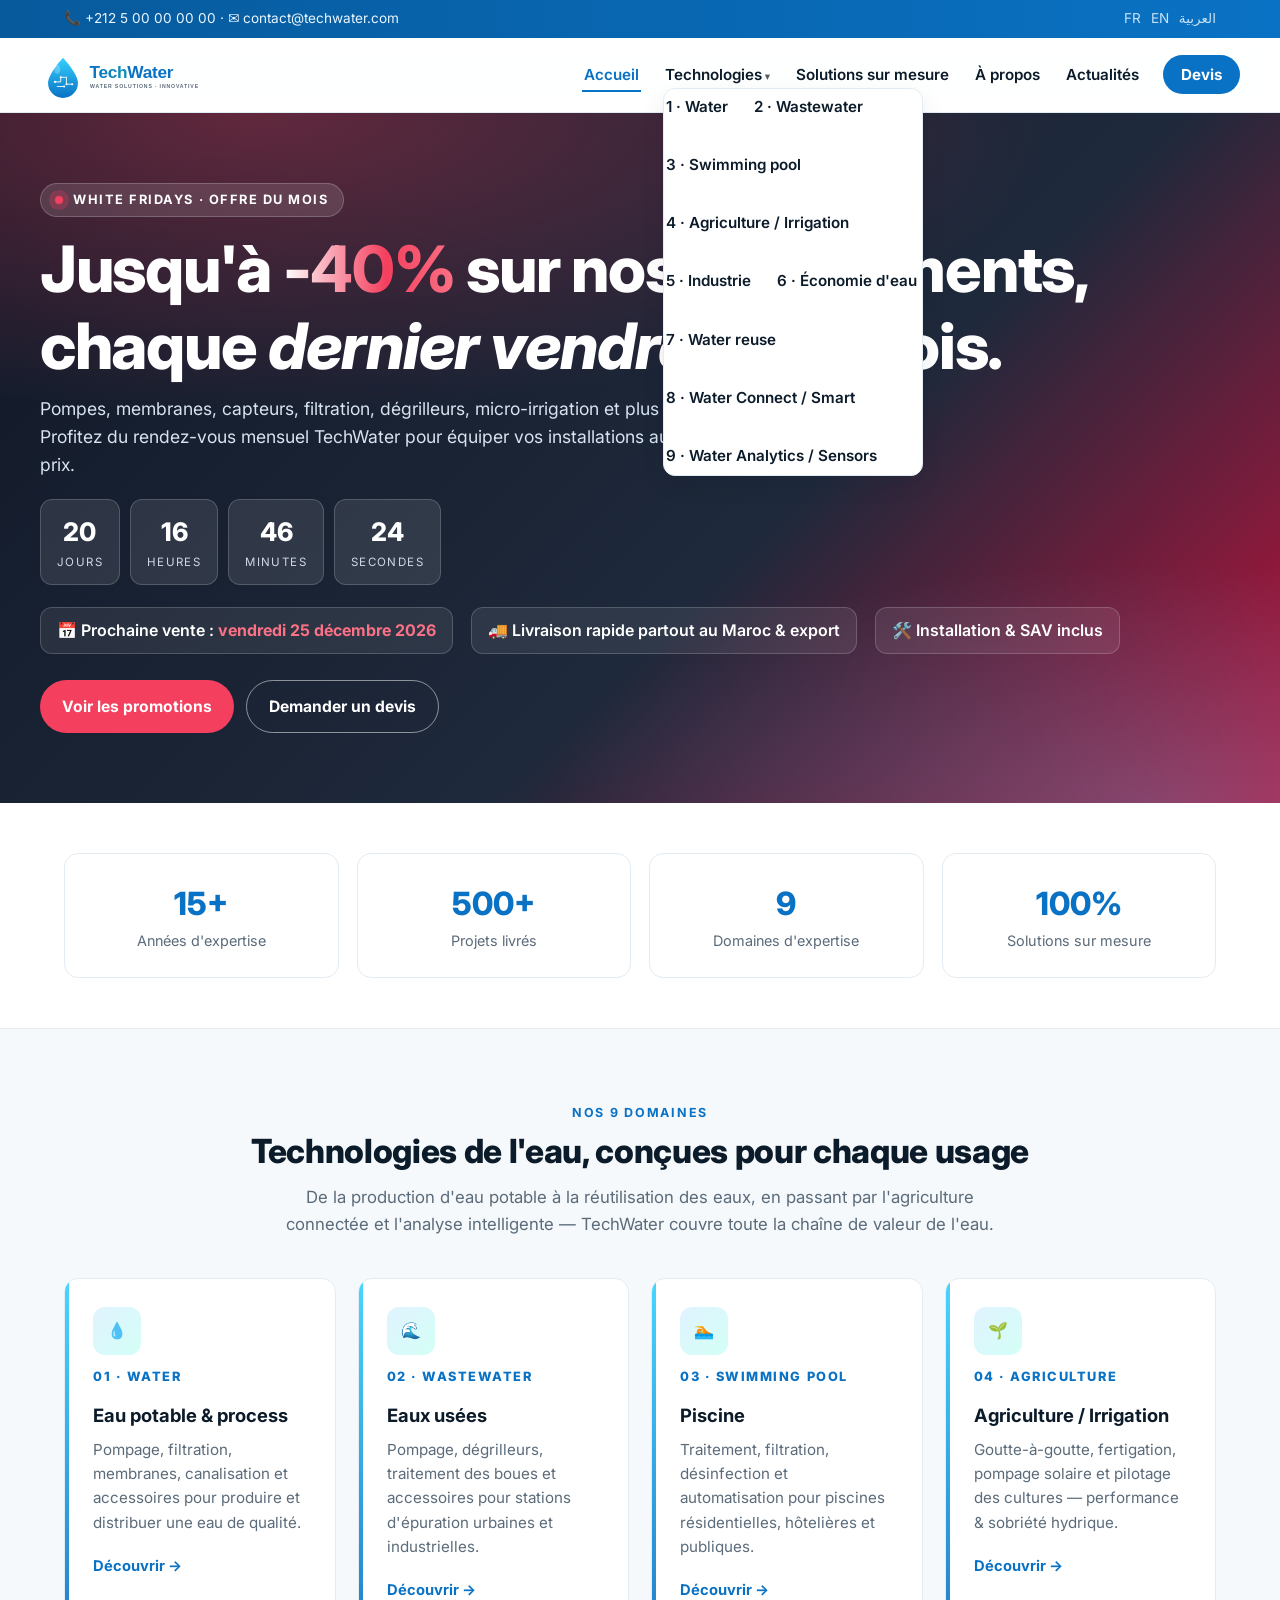
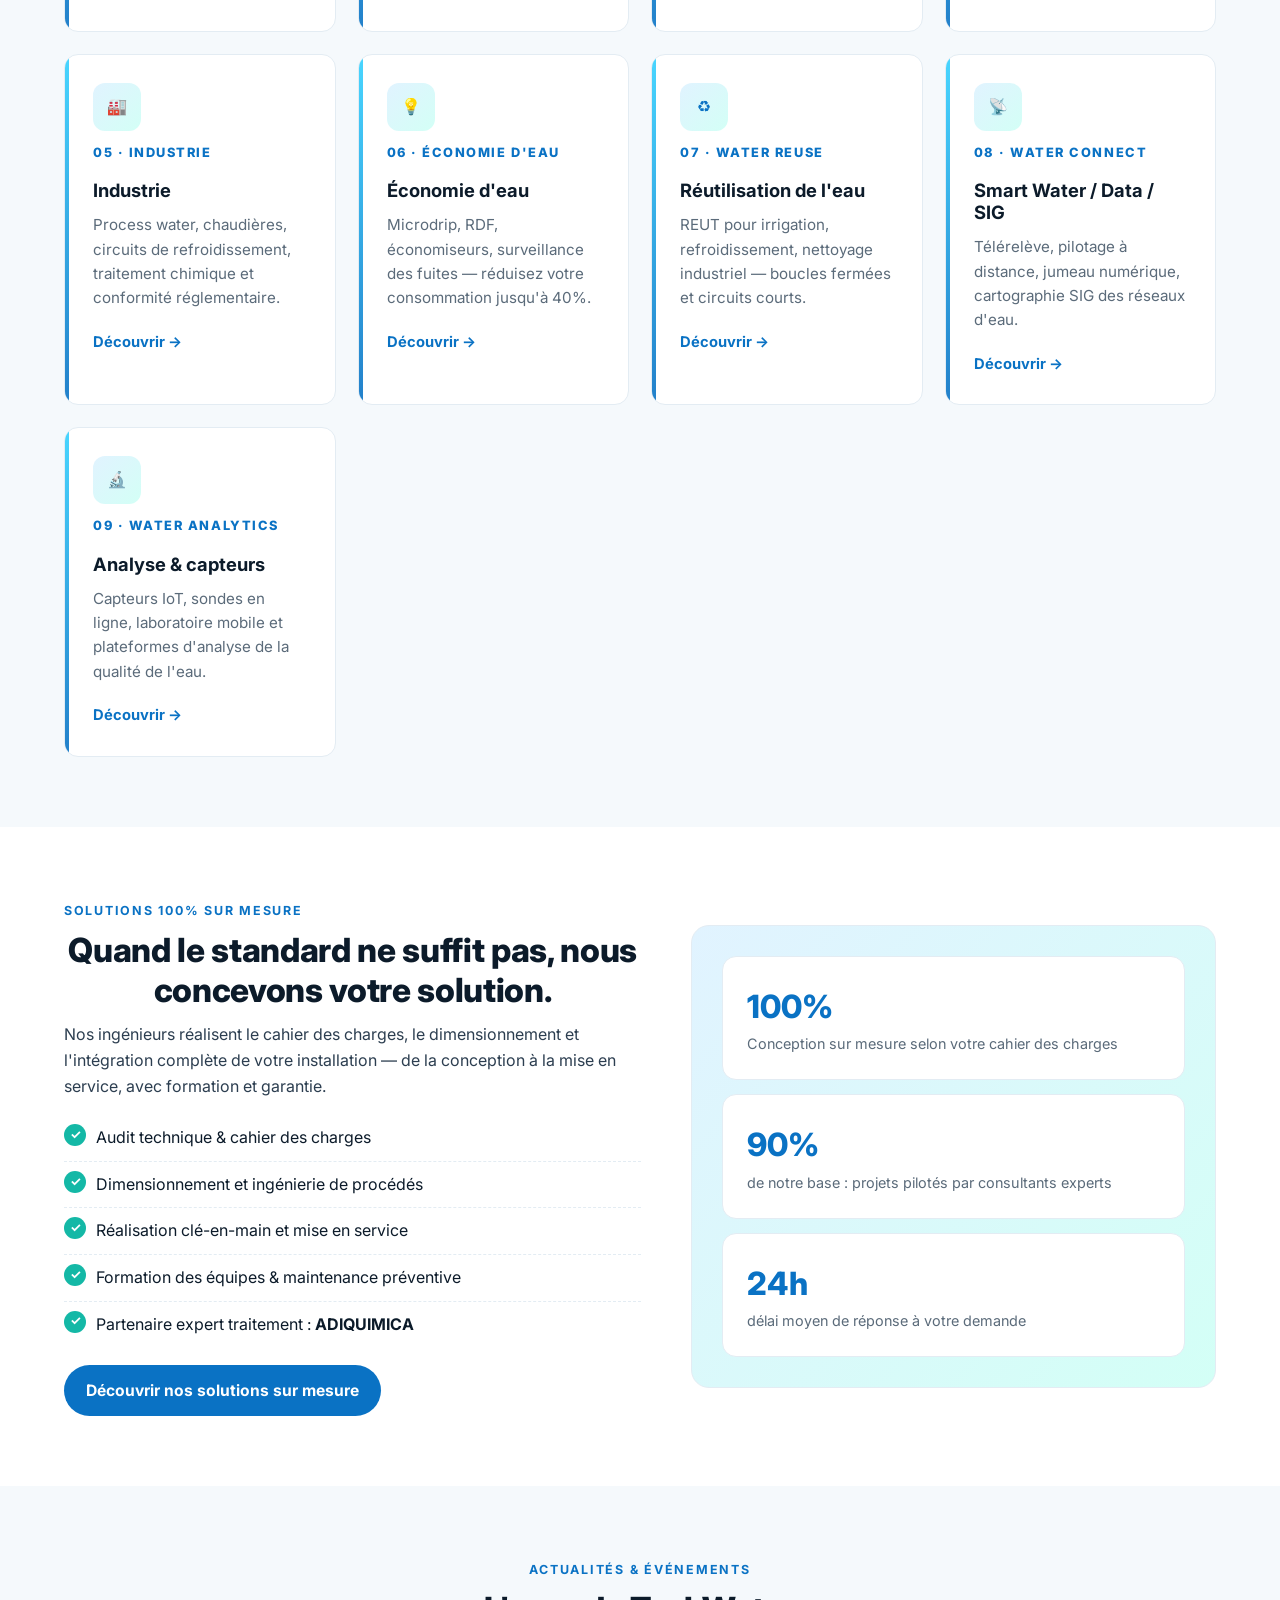
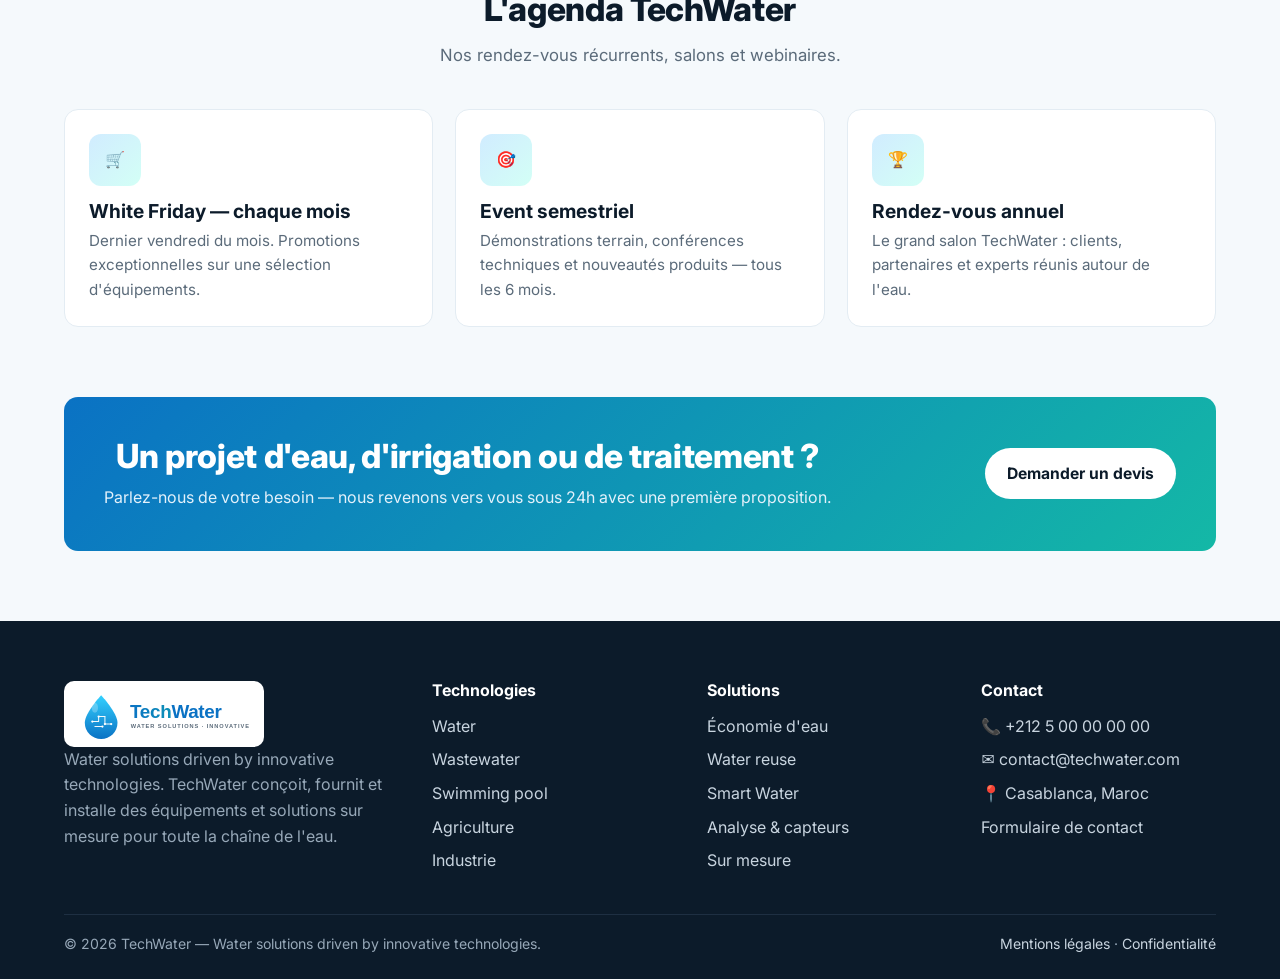
<file: index.html>
<!DOCTYPE html>
<html lang="fr">
<head>
  <meta charset="UTF-8" />
  <meta name="viewport" content="width=device-width, initial-scale=1" />
  <title>TechWater — Water solutions driven by innovative technologies</title>
  <meta name="description" content="TechWater : équipements et solutions sur mesure pour l'eau, les eaux usées, la piscine, l'agriculture, l'industrie, l'économie d'eau, le water reuse, le smart water et l'analyse de l'eau." />
  <link rel="icon" type="image/svg+xml" href="assets/img/favicon.svg" />
  <link rel="preconnect" href="https://fonts.googleapis.com" />
  <link rel="preconnect" href="https://fonts.gstatic.com" crossorigin />
  <link href="https://fonts.googleapis.com/css2?family=Inter:wght@400;500;600;700;800&display=swap" rel="stylesheet" />
  <link rel="stylesheet" href="assets/css/style.css" />
</head>
<body>
  <!-- Top bar -->
  <div class="topbar">
    <div class="container">
      <div>📞 +212 5 00 00 00 00 · ✉️ contact@techwater.com</div>
      <div class="lang">
        <a href="#">FR</a><a href="#">EN</a><a href="#">العربية</a>
      </div>
    </div>
  </div>

  <!-- Header -->
  <header class="site-header">
    <div class="container nav">
      <a href="index.html" class="brand" aria-label="TechWater accueil">
        <img src="assets/img/logo.svg" alt="TechWater" />
      </a>
      <button class="nav-toggle" aria-label="Menu" aria-expanded="false">
        <span></span><span></span><span></span>
      </button>
      <ul class="primary">
        <li><a href="index.html">Accueil</a></li>
        <li class="has-sub"><a href="#themes">Technologies</a>
          <ul class="submenu">
            <li><a href="water.html">1 · Water</a></li>
            <li><a href="wastewater.html">2 · Wastewater</a></li>
            <li><a href="swimming-pool.html">3 · Swimming pool</a></li>
            <li><a href="agriculture.html">4 · Agriculture / Irrigation</a></li>
            <li><a href="industrie.html">5 · Industrie</a></li>
            <li><a href="economie-eau.html">6 · Économie d'eau</a></li>
            <li><a href="water-reuse.html">7 · Water reuse</a></li>
            <li><a href="water-connect.html">8 · Water Connect / Smart</a></li>
            <li><a href="water-analytics.html">9 · Water Analytics / Sensors</a></li>
          </ul>
        </li>
        <li><a href="solutions-sur-mesure.html">Solutions sur mesure</a></li>
        <li><a href="about.html">À propos</a></li>
        <li><a href="#news">Actualités</a></li>
        <li><a href="contact.html" class="nav-cta">Devis</a></li>
      </ul>
    </div>
  </header>

  <!-- White Friday hero -->
  <section class="wf-banner">
    <div class="container wf-inner">
      <span class="wf-flag"><span class="dot"></span> White Fridays · Offre du mois</span>
      <h1>Jusqu'à <span class="accent">-40%</span> sur nos équipements,<br/>chaque <em>dernier vendredi</em> du mois.</h1>
      <p class="lead">Pompes, membranes, capteurs, filtration, dégrilleurs, micro-irrigation et plus encore. Profitez du rendez-vous mensuel TechWater pour équiper vos installations au meilleur prix.</p>

      <div class="countdown" data-countdown></div>
      <div class="wf-meta">
        <div class="chip">📅 Prochaine vente : <strong data-cd-date>—</strong></div>
        <div class="chip">🚚 Livraison rapide partout au Maroc &amp; export</div>
        <div class="chip">🛠️ Installation &amp; SAV inclus</div>
      </div>

      <div class="wf-cta">
        <a href="#themes" class="btn btn-primary">Voir les promotions</a>
        <a href="contact.html" class="btn btn-outline">Demander un devis</a>
      </div>
    </div>
  </section>

  <!-- Trust band -->
  <section class="section-tight" style="background:#fff; border-bottom:1px solid var(--c-border);">
    <div class="container">
      <div class="stats" style="margin-top:0">
        <div class="stat"><div class="v">15+</div><div class="l">Années d'expertise</div></div>
        <div class="stat"><div class="v">500+</div><div class="l">Projets livrés</div></div>
        <div class="stat"><div class="v">9</div><div class="l">Domaines d'expertise</div></div>
        <div class="stat"><div class="v">100%</div><div class="l">Solutions sur mesure</div></div>
      </div>
    </div>
  </section>

  <!-- Themes -->
  <section class="section" id="themes">
    <div class="container">
      <div style="text-align:center">
        <span class="eyebrow">Nos 9 domaines</span>
      </div>
      <h2>Technologies de l'eau, conçues pour chaque usage</h2>
      <p class="sub">De la production d'eau potable à la réutilisation des eaux, en passant par l'agriculture connectée et l'analyse intelligente — TechWater couvre toute la chaîne de valeur de l'eau.</p>

      <div class="grid-themes">
        <a class="theme-card" href="water.html">
          <div class="icon">💧</div>
          <div class="num">01 · WATER</div>
          <h3>Eau potable &amp; process</h3>
          <p>Pompage, filtration, membranes, canalisation et accessoires pour produire et distribuer une eau de qualité.</p>
          <span class="more">Découvrir →</span>
        </a>
        <a class="theme-card" href="wastewater.html">
          <div class="icon">🌊</div>
          <div class="num">02 · WASTEWATER</div>
          <h3>Eaux usées</h3>
          <p>Pompage, dégrilleurs, traitement des boues et accessoires pour stations d'épuration urbaines et industrielles.</p>
          <span class="more">Découvrir →</span>
        </a>
        <a class="theme-card" href="swimming-pool.html">
          <div class="icon">🏊</div>
          <div class="num">03 · SWIMMING POOL</div>
          <h3>Piscine</h3>
          <p>Traitement, filtration, désinfection et automatisation pour piscines résidentielles, hôtelières et publiques.</p>
          <span class="more">Découvrir →</span>
        </a>
        <a class="theme-card" href="agriculture.html">
          <div class="icon">🌱</div>
          <div class="num">04 · AGRICULTURE</div>
          <h3>Agriculture / Irrigation</h3>
          <p>Goutte-à-goutte, fertigation, pompage solaire et pilotage des cultures — performance &amp; sobriété hydrique.</p>
          <span class="more">Découvrir →</span>
        </a>
        <a class="theme-card" href="industrie.html">
          <div class="icon">🏭</div>
          <div class="num">05 · INDUSTRIE</div>
          <h3>Industrie</h3>
          <p>Process water, chaudières, circuits de refroidissement, traitement chimique et conformité réglementaire.</p>
          <span class="more">Découvrir →</span>
        </a>
        <a class="theme-card" href="economie-eau.html">
          <div class="icon">💡</div>
          <div class="num">06 · ÉCONOMIE D'EAU</div>
          <h3>Économie d'eau</h3>
          <p>Microdrip, RDF, économiseurs, surveillance des fuites — réduisez votre consommation jusqu'à 40%.</p>
          <span class="more">Découvrir →</span>
        </a>
        <a class="theme-card" href="water-reuse.html">
          <div class="icon">♻️</div>
          <div class="num">07 · WATER REUSE</div>
          <h3>Réutilisation de l'eau</h3>
          <p>REUT pour irrigation, refroidissement, nettoyage industriel — boucles fermées et circuits courts.</p>
          <span class="more">Découvrir →</span>
        </a>
        <a class="theme-card" href="water-connect.html">
          <div class="icon">📡</div>
          <div class="num">08 · WATER CONNECT</div>
          <h3>Smart Water / Data / SIG</h3>
          <p>Télérelève, pilotage à distance, jumeau numérique, cartographie SIG des réseaux d'eau.</p>
          <span class="more">Découvrir →</span>
        </a>
        <a class="theme-card" href="water-analytics.html">
          <div class="icon">🔬</div>
          <div class="num">09 · WATER ANALYTICS</div>
          <h3>Analyse &amp; capteurs</h3>
          <p>Capteurs IoT, sondes en ligne, laboratoire mobile et plateformes d'analyse de la qualité de l'eau.</p>
          <span class="more">Découvrir →</span>
        </a>
      </div>
    </div>
  </section>

  <!-- Custom solutions -->
  <section class="section alt">
    <div class="container">
      <div style="display:grid;gap:50px;grid-template-columns:1.1fr 1fr;align-items:center" id="custom">
        <div>
          <span class="eyebrow">Solutions 100% sur mesure</span>
          <h2>Quand le standard ne suffit pas, nous concevons votre solution.</h2>
          <p>Nos ingénieurs réalisent le cahier des charges, le dimensionnement et l'intégration complète de votre installation — de la conception à la mise en service, avec formation et garantie.</p>
          <ul class="checks">
            <li>Audit technique &amp; cahier des charges</li>
            <li>Dimensionnement et ingénierie de procédés</li>
            <li>Réalisation clé-en-main et mise en service</li>
            <li>Formation des équipes &amp; maintenance préventive</li>
            <li>Partenaire expert traitement : <strong>ADIQUIMICA</strong></li>
          </ul>
          <a href="solutions-sur-mesure.html" class="btn btn-blue" style="margin-top:18px">Découvrir nos solutions sur mesure</a>
        </div>
        <div>
          <div style="background:linear-gradient(135deg,#e1f3ff,#d3fff6);border-radius:18px;padding:30px;border:1px solid var(--c-border)">
            <div style="display:grid;gap:14px">
              <div class="stat" style="text-align:left">
                <div class="v">100%</div>
                <div class="l">Conception sur mesure selon votre cahier des charges</div>
              </div>
              <div class="stat" style="text-align:left">
                <div class="v">90%</div>
                <div class="l">de notre base : projets pilotés par consultants experts</div>
              </div>
              <div class="stat" style="text-align:left">
                <div class="v">24h</div>
                <div class="l">délai moyen de réponse à votre demande</div>
              </div>
            </div>
          </div>
        </div>
      </div>
    </div>
  </section>

  <!-- News / Events -->
  <section class="section" id="news">
    <div class="container">
      <div style="text-align:center">
        <span class="eyebrow">Actualités &amp; événements</span>
      </div>
      <h2>L'agenda TechWater</h2>
      <p class="sub">Nos rendez-vous récurrents, salons et webinaires.</p>

      <div class="products">
        <div class="product">
          <div class="icon">🛒</div>
          <h3>White Friday — chaque mois</h3>
          <p>Dernier vendredi du mois. Promotions exceptionnelles sur une sélection d'équipements.</p>
        </div>
        <div class="product">
          <div class="icon">🎯</div>
          <h3>Event semestriel</h3>
          <p>Démonstrations terrain, conférences techniques et nouveautés produits — tous les 6 mois.</p>
        </div>
        <div class="product">
          <div class="icon">🏆</div>
          <h3>Rendez-vous annuel</h3>
          <p>Le grand salon TechWater : clients, partenaires et experts réunis autour de l'eau.</p>
        </div>
      </div>
    </div>
  </section>

  <!-- CTA -->
  <section class="section" style="padding-top:0">
    <div class="container">
      <div class="cta-band">
        <div>
          <h2>Un projet d'eau, d'irrigation ou de traitement ?</h2>
          <p>Parlez-nous de votre besoin — nous revenons vers vous sous 24h avec une première proposition.</p>
        </div>
        <a href="contact.html" class="btn btn-light">Demander un devis</a>
      </div>
    </div>
  </section>

  <!-- Footer -->
  <footer>
    <div class="container">
      <div class="footer-grid">
        <div class="footer-brand">
          <img src="assets/img/logo.svg" alt="TechWater" />
          <p>Water solutions driven by innovative technologies. TechWater conçoit, fournit et installe des équipements et solutions sur mesure pour toute la chaîne de l'eau.</p>
        </div>
        <div>
          <h4>Technologies</h4>
          <ul>
            <li><a href="water.html">Water</a></li>
            <li><a href="wastewater.html">Wastewater</a></li>
            <li><a href="swimming-pool.html">Swimming pool</a></li>
            <li><a href="agriculture.html">Agriculture</a></li>
            <li><a href="industrie.html">Industrie</a></li>
          </ul>
        </div>
        <div>
          <h4>Solutions</h4>
          <ul>
            <li><a href="economie-eau.html">Économie d'eau</a></li>
            <li><a href="water-reuse.html">Water reuse</a></li>
            <li><a href="water-connect.html">Smart Water</a></li>
            <li><a href="water-analytics.html">Analyse &amp; capteurs</a></li>
            <li><a href="solutions-sur-mesure.html">Sur mesure</a></li>
          </ul>
        </div>
        <div>
          <h4>Contact</h4>
          <ul>
            <li>📞 +212 5 00 00 00 00</li>
            <li>✉️ contact@techwater.com</li>
            <li>📍 Casablanca, Maroc</li>
            <li><a href="contact.html">Formulaire de contact</a></li>
          </ul>
        </div>
      </div>
      <div class="footer-bottom">
        <div>© <span id="y"></span> TechWater — Water solutions driven by innovative technologies.</div>
        <div><a href="#">Mentions légales</a> · <a href="#">Confidentialité</a></div>
      </div>
    </div>
  </footer>

  <script>document.getElementById('y').textContent = new Date().getFullYear();</script>
  <script src="assets/js/main.js"></script>
</body>
</html>
</file>
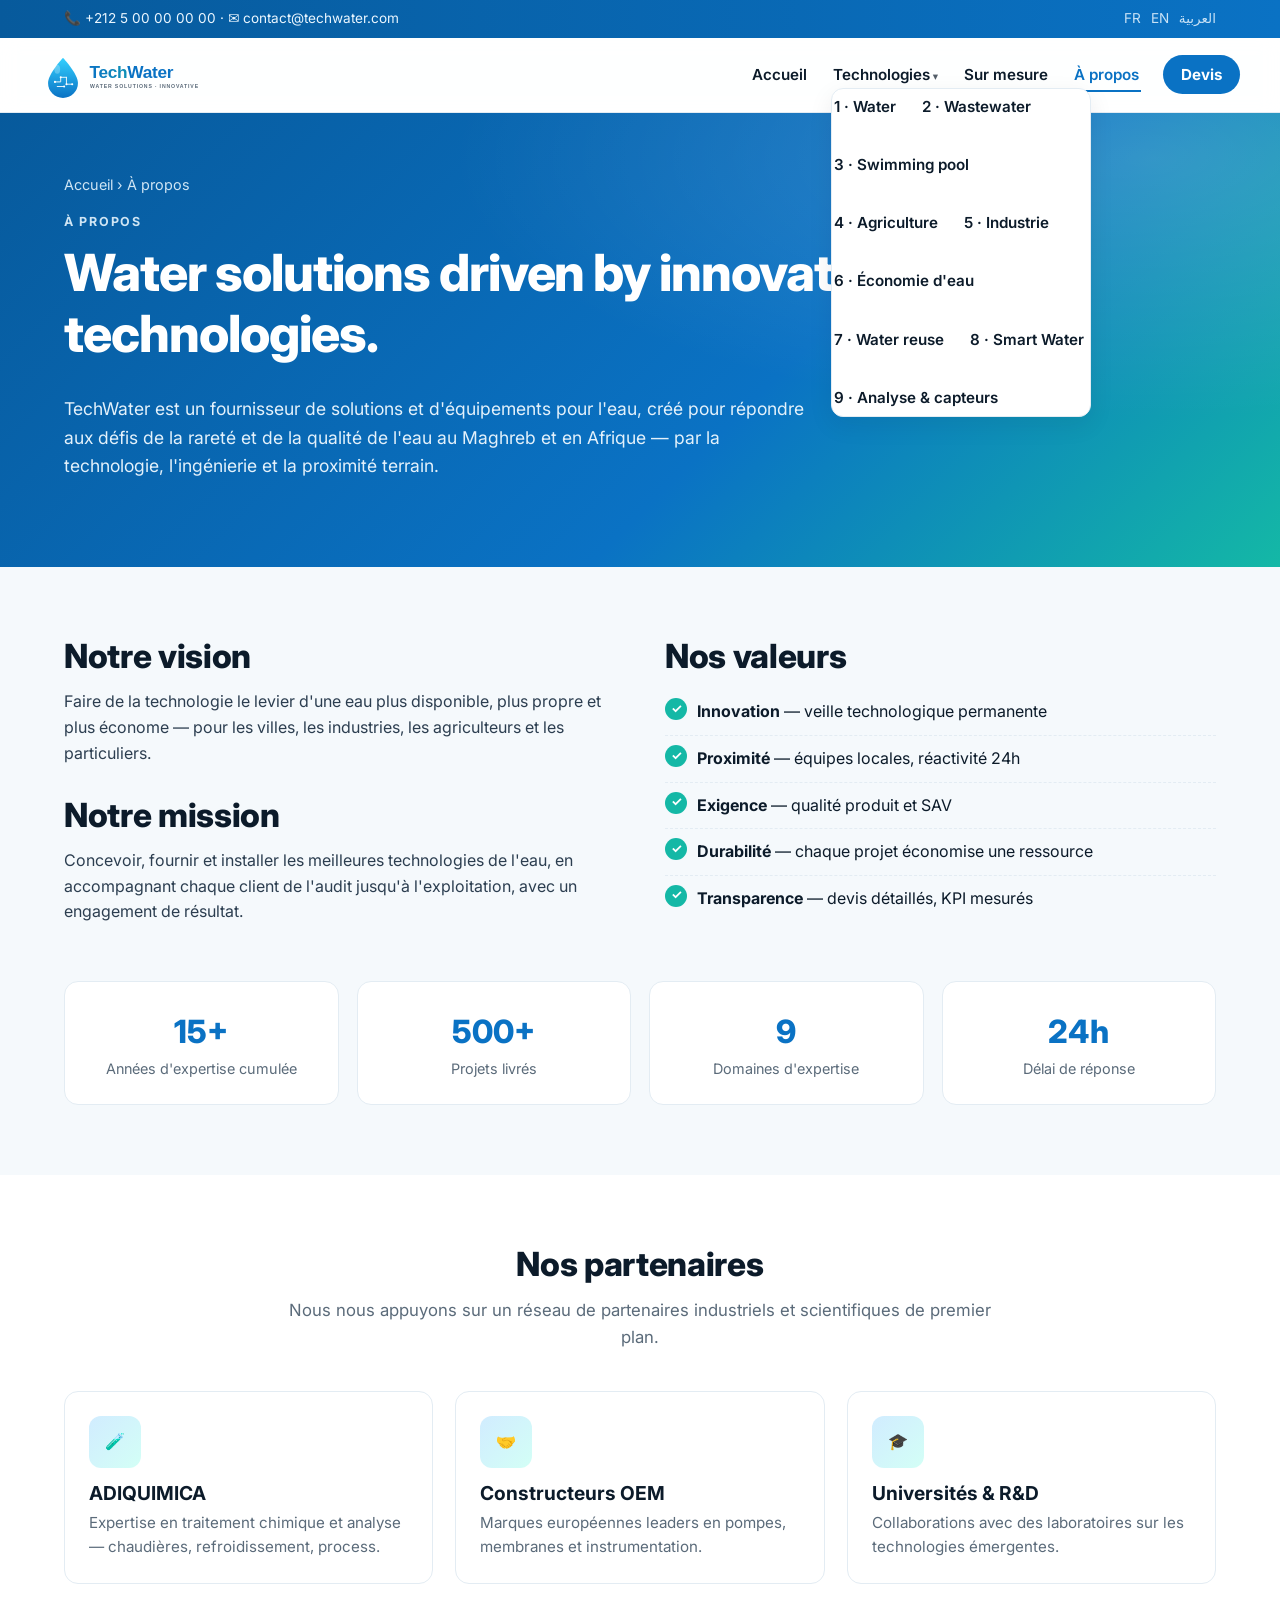
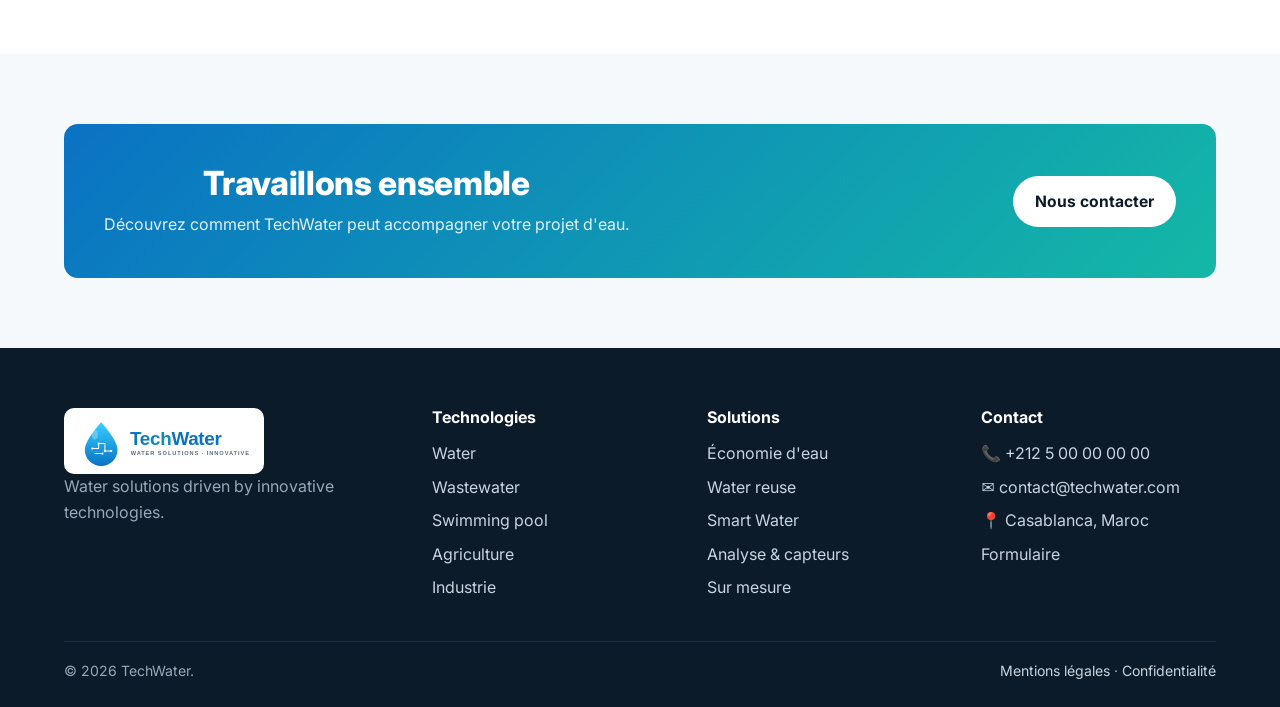
<file: about.html>
<!DOCTYPE html>
<html lang="fr">
<head>
<meta charset="UTF-8" /><meta name="viewport" content="width=device-width, initial-scale=1" />
<title>À propos | TechWater</title>
<meta name="description" content="TechWater — Water solutions driven by innovative technologies. Notre vision, nos équipes, nos partenaires." />
<link rel="icon" type="image/svg+xml" href="assets/img/favicon.svg" />
<link href="https://fonts.googleapis.com/css2?family=Inter:wght@400;500;600;700;800&display=swap" rel="stylesheet" />
<link rel="stylesheet" href="assets/css/style.css" />
</head>
<body>
<div class="topbar"><div class="container"><div>📞 +212 5 00 00 00 00 · ✉️ contact@techwater.com</div><div class="lang"><a href="#">FR</a><a href="#">EN</a><a href="#">العربية</a></div></div></div>
<header class="site-header"><div class="container nav">
  <a href="index.html" class="brand"><img src="assets/img/logo.svg" alt="TechWater" /></a>
  <button class="nav-toggle" aria-label="Menu"><span></span><span></span><span></span></button>
  <ul class="primary">
    <li><a href="index.html">Accueil</a></li>
    <li class="has-sub"><a href="index.html#themes">Technologies</a>
      <ul class="submenu">
        <li><a href="water.html">1 · Water</a></li><li><a href="wastewater.html">2 · Wastewater</a></li>
        <li><a href="swimming-pool.html">3 · Swimming pool</a></li><li><a href="agriculture.html">4 · Agriculture</a></li>
        <li><a href="industrie.html">5 · Industrie</a></li><li><a href="economie-eau.html">6 · Économie d'eau</a></li>
        <li><a href="water-reuse.html">7 · Water reuse</a></li><li><a href="water-connect.html">8 · Smart Water</a></li>
        <li><a href="water-analytics.html">9 · Analyse & capteurs</a></li>
      </ul></li>
    <li><a href="solutions-sur-mesure.html">Sur mesure</a></li>
    <li><a href="about.html">À propos</a></li>
    <li><a href="contact.html" class="nav-cta">Devis</a></li>
  </ul>
</div></header>

<section class="page-hero"><div class="container">
  <div class="breadcrumb"><a href="index.html">Accueil</a> › À propos</div>
  <span class="eyebrow" style="color:#cfe5f4">À propos</span>
  <h1>Water solutions driven by innovative technologies.</h1>
  <p>TechWater est un fournisseur de solutions et d'équipements pour l'eau, créé pour répondre aux défis de la rareté et de la qualité de l'eau au Maghreb et en Afrique — par la technologie, l'ingénierie et la proximité terrain.</p>
</div></section>

<section class="section"><div class="container">
  <div style="display:grid;gap:50px;grid-template-columns:1fr 1fr;align-items:start">
    <div>
      <h2 style="text-align:left">Notre vision</h2>
      <p>Faire de la technologie le levier d'une eau plus disponible, plus propre et plus économe — pour les villes, les industries, les agriculteurs et les particuliers.</p>
      <h2 style="text-align:left;margin-top:30px">Notre mission</h2>
      <p>Concevoir, fournir et installer les meilleures technologies de l'eau, en accompagnant chaque client de l'audit jusqu'à l'exploitation, avec un engagement de résultat.</p>
    </div>
    <div>
      <h2 style="text-align:left">Nos valeurs</h2>
      <ul class="checks">
        <li><strong>Innovation</strong> — veille technologique permanente</li>
        <li><strong>Proximité</strong> — équipes locales, réactivité 24h</li>
        <li><strong>Exigence</strong> — qualité produit et SAV</li>
        <li><strong>Durabilité</strong> — chaque projet économise une ressource</li>
        <li><strong>Transparence</strong> — devis détaillés, KPI mesurés</li>
      </ul>
    </div>
  </div>

  <div class="stats">
    <div class="stat"><div class="v">15+</div><div class="l">Années d'expertise cumulée</div></div>
    <div class="stat"><div class="v">500+</div><div class="l">Projets livrés</div></div>
    <div class="stat"><div class="v">9</div><div class="l">Domaines d'expertise</div></div>
    <div class="stat"><div class="v">24h</div><div class="l">Délai de réponse</div></div>
  </div>
</div></section>

<section class="section alt"><div class="container">
  <h2>Nos partenaires</h2>
  <p class="sub">Nous nous appuyons sur un réseau de partenaires industriels et scientifiques de premier plan.</p>
  <div class="products">
    <div class="product"><div class="icon">🧪</div><h3>ADIQUIMICA</h3><p>Expertise en traitement chimique et analyse — chaudières, refroidissement, process.</p></div>
    <div class="product"><div class="icon">🤝</div><h3>Constructeurs OEM</h3><p>Marques européennes leaders en pompes, membranes et instrumentation.</p></div>
    <div class="product"><div class="icon">🎓</div><h3>Universités &amp; R&amp;D</h3><p>Collaborations avec des laboratoires sur les technologies émergentes.</p></div>
  </div>
</div></section>

<section class="section"><div class="container">
  <div class="cta-band"><div><h2>Travaillons ensemble</h2><p>Découvrez comment TechWater peut accompagner votre projet d'eau.</p></div><a href="contact.html" class="btn btn-light">Nous contacter</a></div>
</div></section>

<footer><div class="container">
  <div class="footer-grid">
    <div class="footer-brand"><img src="assets/img/logo.svg" alt="TechWater" /><p>Water solutions driven by innovative technologies.</p></div>
    <div><h4>Technologies</h4><ul><li><a href="water.html">Water</a></li><li><a href="wastewater.html">Wastewater</a></li><li><a href="swimming-pool.html">Swimming pool</a></li><li><a href="agriculture.html">Agriculture</a></li><li><a href="industrie.html">Industrie</a></li></ul></div>
    <div><h4>Solutions</h4><ul><li><a href="economie-eau.html">Économie d'eau</a></li><li><a href="water-reuse.html">Water reuse</a></li><li><a href="water-connect.html">Smart Water</a></li><li><a href="water-analytics.html">Analyse & capteurs</a></li><li><a href="solutions-sur-mesure.html">Sur mesure</a></li></ul></div>
    <div><h4>Contact</h4><ul><li>📞 +212 5 00 00 00 00</li><li>✉️ contact@techwater.com</li><li>📍 Casablanca, Maroc</li><li><a href="contact.html">Formulaire</a></li></ul></div>
  </div>
  <div class="footer-bottom"><div>© <span id="y"></span> TechWater.</div><div><a href="#">Mentions légales</a> · <a href="#">Confidentialité</a></div></div>
</div></footer>
<script>document.getElementById('y').textContent = new Date().getFullYear();</script>
<script src="assets/js/main.js"></script>
</body></html>
</file>
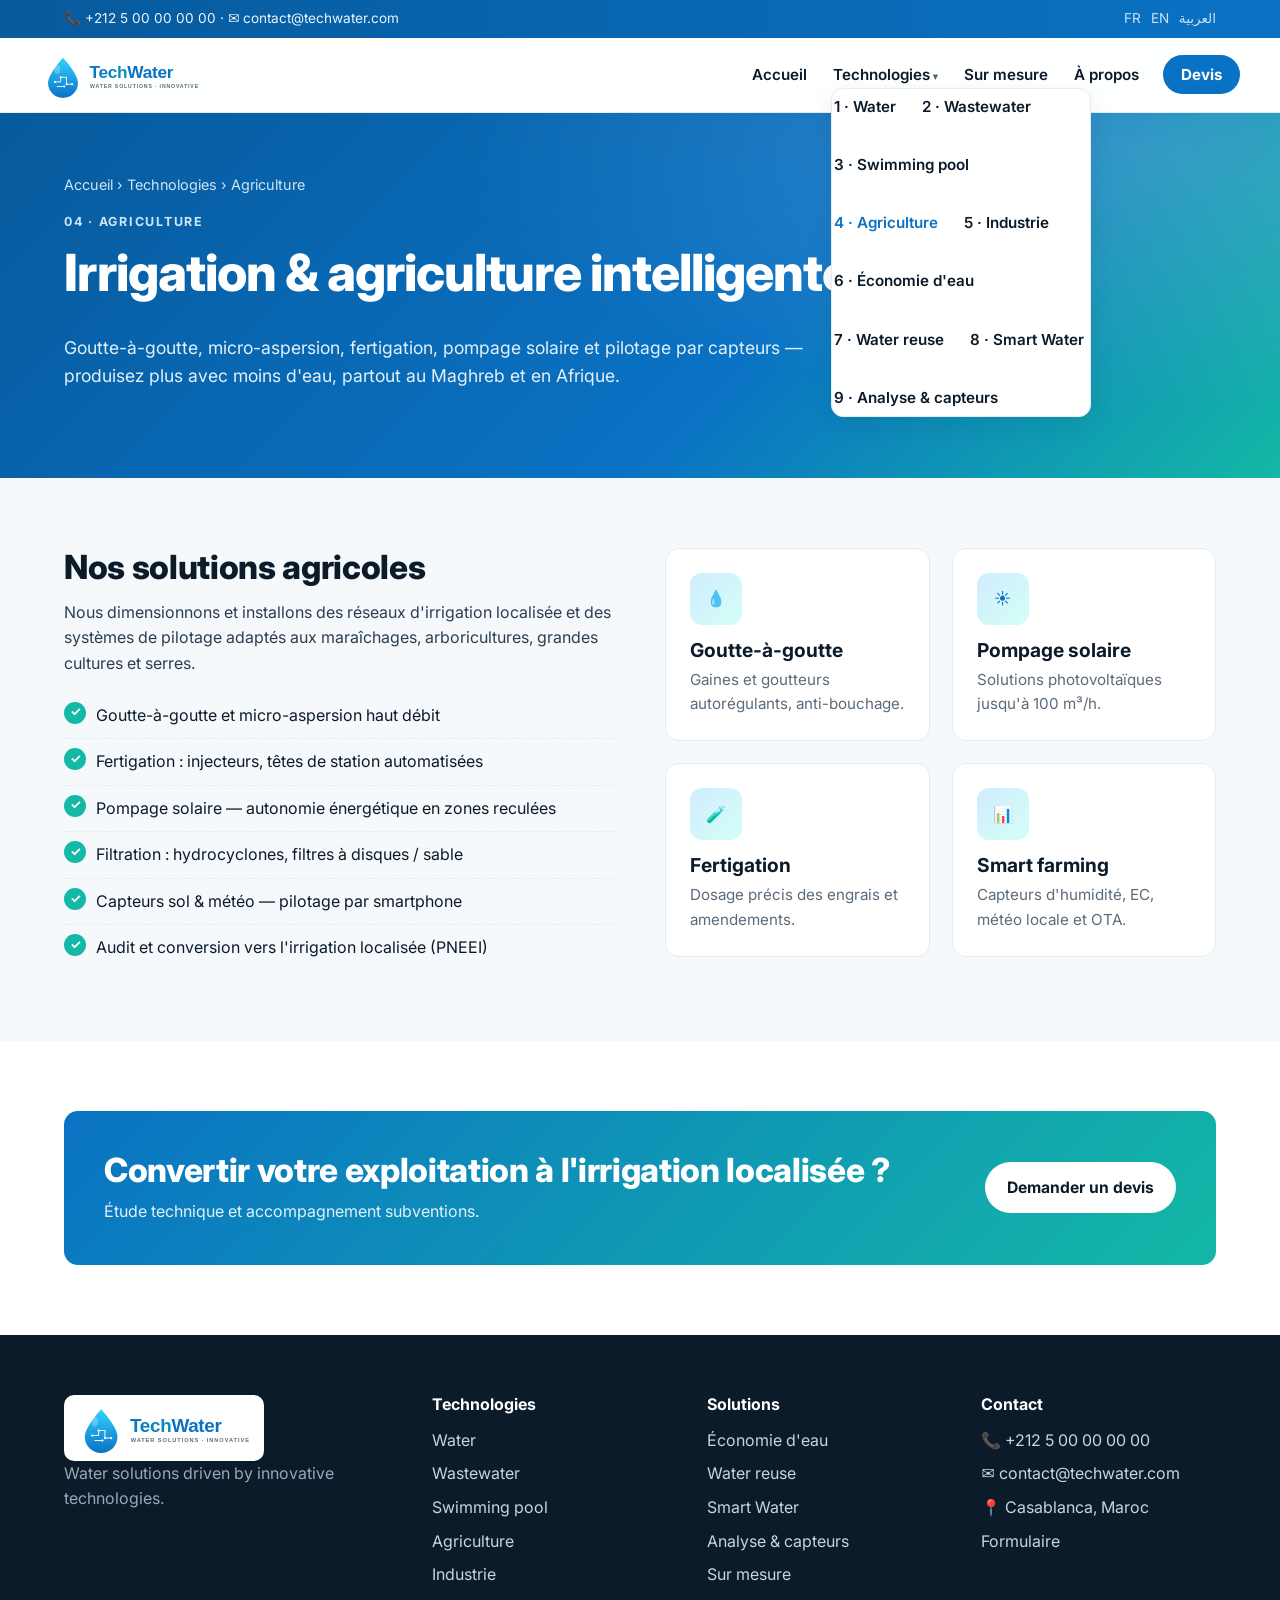
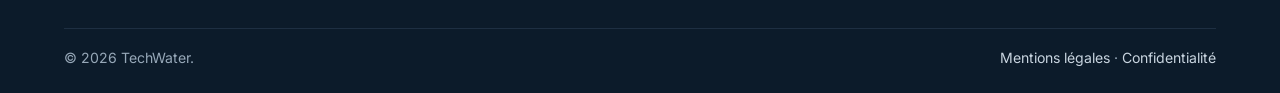
<file: agriculture.html>
<!DOCTYPE html>
<html lang="fr">
<head>
<meta charset="UTF-8" /><meta name="viewport" content="width=device-width, initial-scale=1" />
<title>Agriculture &amp; irrigation | TechWater</title>
<meta name="description" content="Goutte-à-goutte, fertigation, pompage solaire et pilotage des cultures — performance et sobriété hydrique pour les exploitations." />
<link rel="icon" type="image/svg+xml" href="assets/img/favicon.svg" />
<link href="https://fonts.googleapis.com/css2?family=Inter:wght@400;500;600;700;800&display=swap" rel="stylesheet" />
<link rel="stylesheet" href="assets/css/style.css" />
</head>
<body>
<div class="topbar"><div class="container"><div>📞 +212 5 00 00 00 00 · ✉️ contact@techwater.com</div><div class="lang"><a href="#">FR</a><a href="#">EN</a><a href="#">العربية</a></div></div></div>
<header class="site-header"><div class="container nav">
  <a href="index.html" class="brand"><img src="assets/img/logo.svg" alt="TechWater" /></a>
  <button class="nav-toggle" aria-label="Menu"><span></span><span></span><span></span></button>
  <ul class="primary">
    <li><a href="index.html">Accueil</a></li>
    <li class="has-sub"><a href="index.html#themes">Technologies</a>
      <ul class="submenu">
        <li><a href="water.html">1 · Water</a></li><li><a href="wastewater.html">2 · Wastewater</a></li>
        <li><a href="swimming-pool.html">3 · Swimming pool</a></li><li><a href="agriculture.html">4 · Agriculture</a></li>
        <li><a href="industrie.html">5 · Industrie</a></li><li><a href="economie-eau.html">6 · Économie d'eau</a></li>
        <li><a href="water-reuse.html">7 · Water reuse</a></li><li><a href="water-connect.html">8 · Smart Water</a></li>
        <li><a href="water-analytics.html">9 · Analyse & capteurs</a></li>
      </ul></li>
    <li><a href="solutions-sur-mesure.html">Sur mesure</a></li>
    <li><a href="about.html">À propos</a></li>
    <li><a href="contact.html" class="nav-cta">Devis</a></li>
  </ul>
</div></header>

<section class="page-hero"><div class="container">
  <div class="breadcrumb"><a href="index.html">Accueil</a> › <a href="index.html#themes">Technologies</a> › Agriculture</div>
  <span class="eyebrow" style="color:#cfe5f4">04 · Agriculture</span>
  <h1>Irrigation &amp; agriculture intelligente</h1>
  <p>Goutte-à-goutte, micro-aspersion, fertigation, pompage solaire et pilotage par capteurs — produisez plus avec moins d'eau, partout au Maghreb et en Afrique.</p>
</div></section>

<section class="section"><div class="container">
  <div style="display:grid;gap:50px;grid-template-columns:1fr 1fr;align-items:start">
    <div>
      <h2 style="text-align:left">Nos solutions agricoles</h2>
      <p>Nous dimensionnons et installons des réseaux d'irrigation localisée et des systèmes de pilotage adaptés aux maraîchages, arboricultures, grandes cultures et serres.</p>
      <ul class="checks">
        <li>Goutte-à-goutte et micro-aspersion haut débit</li>
        <li>Fertigation : injecteurs, têtes de station automatisées</li>
        <li>Pompage solaire — autonomie énergétique en zones reculées</li>
        <li>Filtration : hydrocyclones, filtres à disques / sable</li>
        <li>Capteurs sol &amp; météo — pilotage par smartphone</li>
        <li>Audit et conversion vers l'irrigation localisée (PNEEI)</li>
      </ul>
    </div>
    <div class="products">
      <div class="product"><div class="icon">💧</div><h3>Goutte-à-goutte</h3><p>Gaines et goutteurs autorégulants, anti-bouchage.</p></div>
      <div class="product"><div class="icon">☀️</div><h3>Pompage solaire</h3><p>Solutions photovoltaïques jusqu'à 100 m³/h.</p></div>
      <div class="product"><div class="icon">🧪</div><h3>Fertigation</h3><p>Dosage précis des engrais et amendements.</p></div>
      <div class="product"><div class="icon">📊</div><h3>Smart farming</h3><p>Capteurs d'humidité, EC, météo locale et OTA.</p></div>
    </div>
  </div>
</div></section>

<section class="section alt"><div class="container">
  <div class="cta-band"><div><h2>Convertir votre exploitation à l'irrigation localisée ?</h2><p>Étude technique et accompagnement subventions.</p></div><a href="contact.html" class="btn btn-light">Demander un devis</a></div>
</div></section>

<footer><div class="container">
  <div class="footer-grid">
    <div class="footer-brand"><img src="assets/img/logo.svg" alt="TechWater" /><p>Water solutions driven by innovative technologies.</p></div>
    <div><h4>Technologies</h4><ul><li><a href="water.html">Water</a></li><li><a href="wastewater.html">Wastewater</a></li><li><a href="swimming-pool.html">Swimming pool</a></li><li><a href="agriculture.html">Agriculture</a></li><li><a href="industrie.html">Industrie</a></li></ul></div>
    <div><h4>Solutions</h4><ul><li><a href="economie-eau.html">Économie d'eau</a></li><li><a href="water-reuse.html">Water reuse</a></li><li><a href="water-connect.html">Smart Water</a></li><li><a href="water-analytics.html">Analyse & capteurs</a></li><li><a href="solutions-sur-mesure.html">Sur mesure</a></li></ul></div>
    <div><h4>Contact</h4><ul><li>📞 +212 5 00 00 00 00</li><li>✉️ contact@techwater.com</li><li>📍 Casablanca, Maroc</li><li><a href="contact.html">Formulaire</a></li></ul></div>
  </div>
  <div class="footer-bottom"><div>© <span id="y"></span> TechWater.</div><div><a href="#">Mentions légales</a> · <a href="#">Confidentialité</a></div></div>
</div></footer>
<script>document.getElementById('y').textContent = new Date().getFullYear();</script>
<script src="assets/js/main.js"></script>
</body></html>
</file>
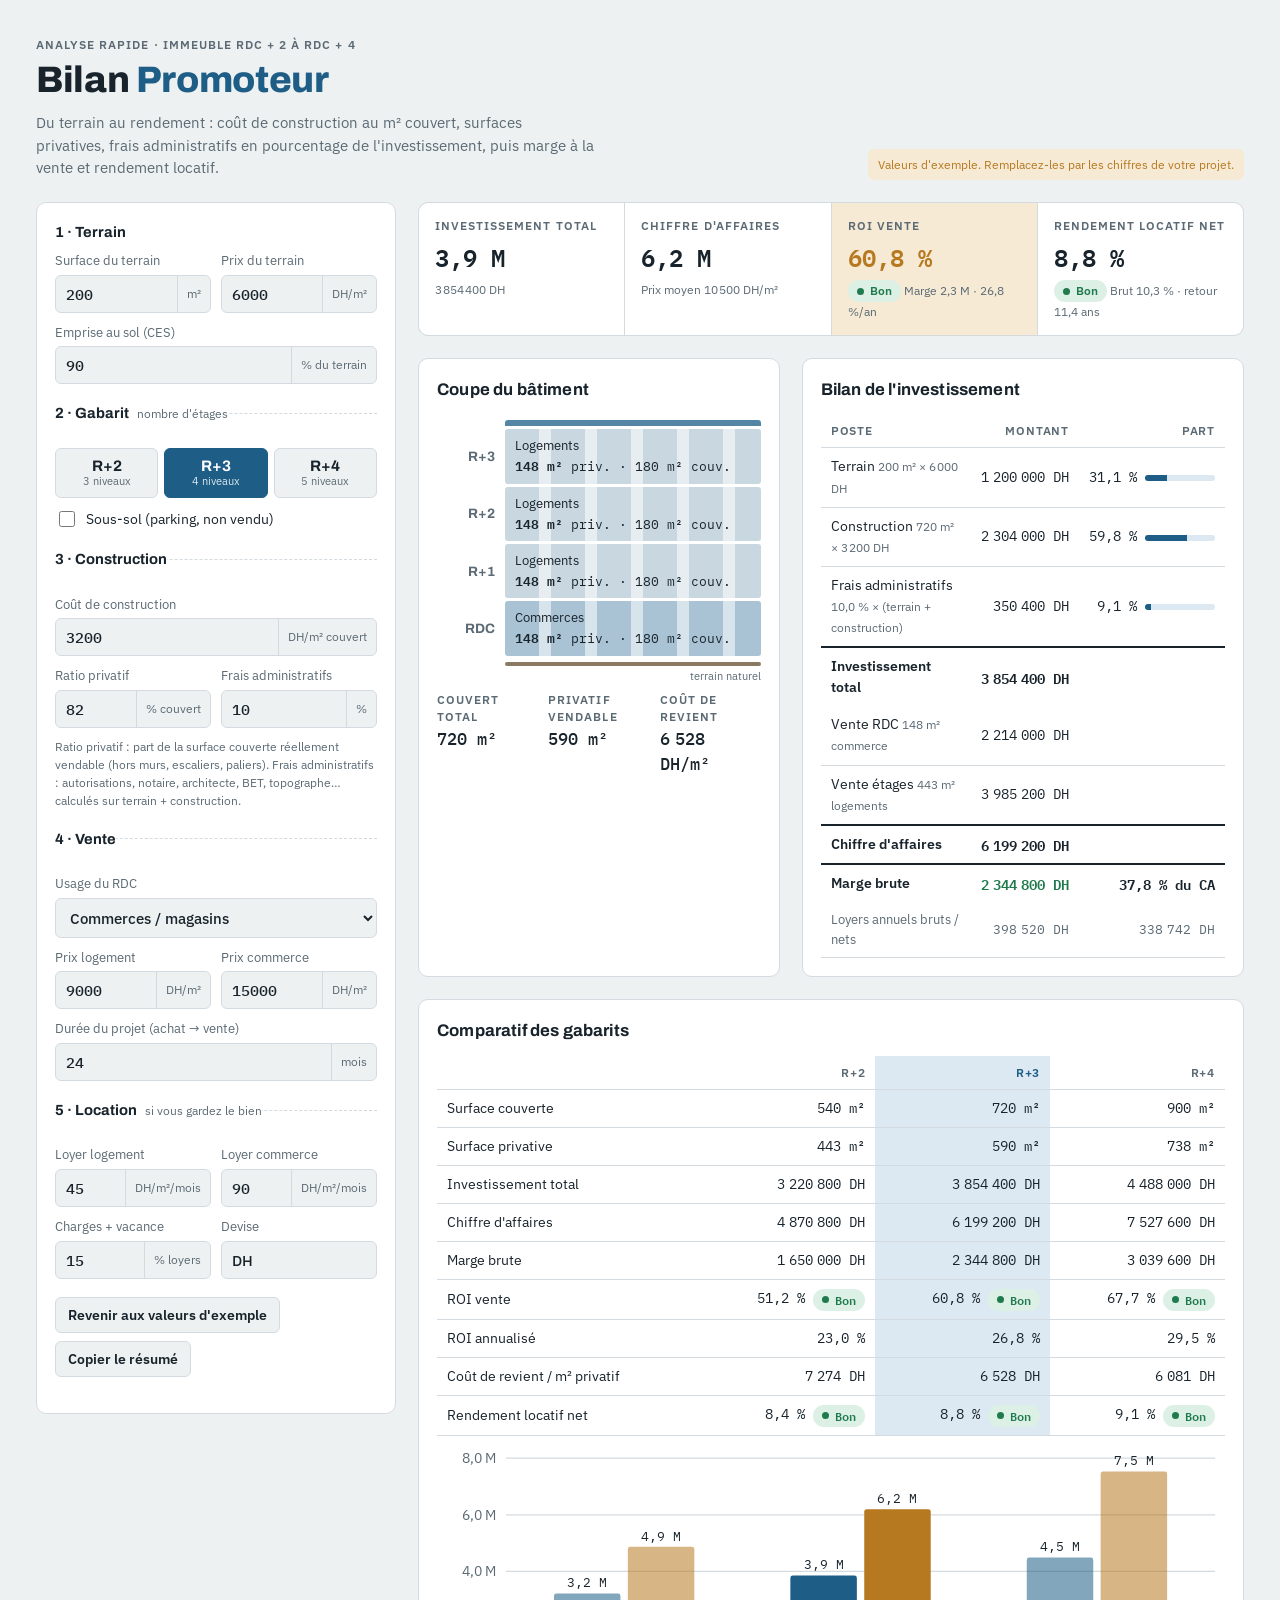
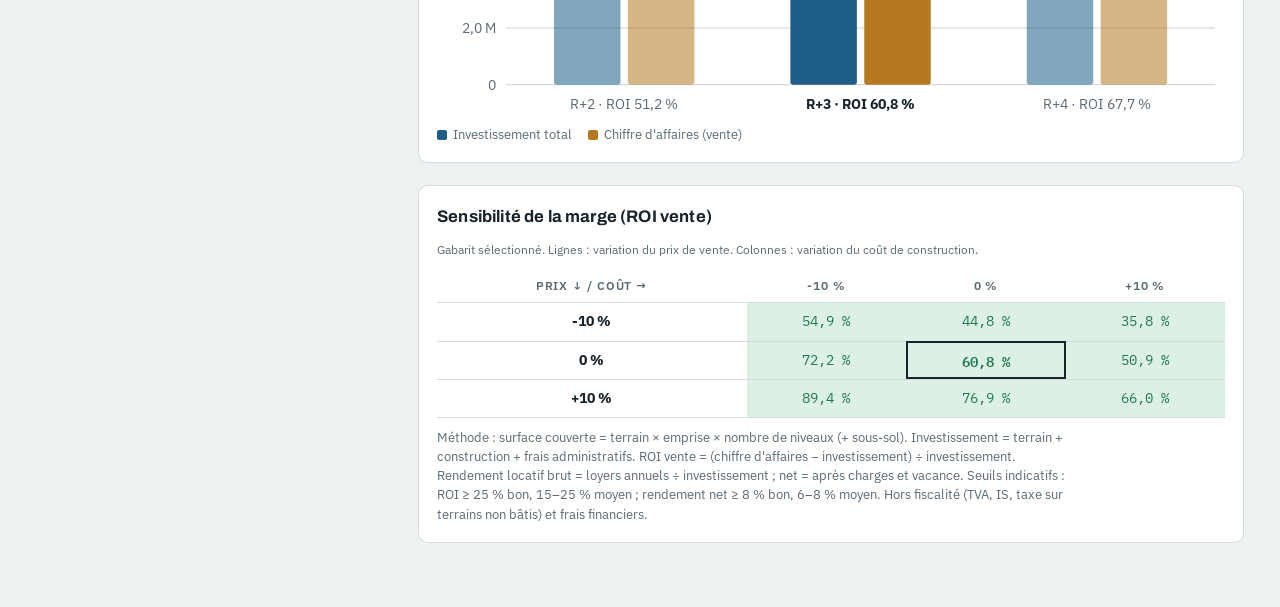
<file: bilan-promoteur.html>
<!DOCTYPE html>
<html lang="fr">
<head>
<meta charset="utf-8">
<meta name="viewport" content="width=device-width, initial-scale=1, viewport-fit=cover">
<title>Bilan Promoteur R+2 à R+4</title>
<meta name="claude:viewport-fit-sides" content="cover">
<link rel="preconnect" href="https://fonts.googleapis.com">
<link rel="preconnect" href="https://fonts.gstatic.com" crossorigin>
<link rel="stylesheet" href="https://fonts.googleapis.com/css2?family=Archivo:wght@500;700;800&family=IBM+Plex+Sans:wght@400;500;600&family=IBM+Plex+Mono:wght@400;500&display=swap">
<style>
/* Layout : fiche de bilan promoteur — saisie à gauche (colonne collante), résultats à droite ; coupe du bâtiment comme pièce maîtresse */
:root {
  --bg: #eef1f2;
  --surface: #ffffff;
  --ink: #18232b;
  --muted: #5b6a74;
  --line: #d3dbe0;
  --accent: #1d5d86;      /* bleu plan */
  --accent-soft: #dce9f2;
  --ochre: #b7791f;       /* surligneur de chantier */
  --ochre-soft: #f6ead5;
  --good: #1f7a4d; --good-soft: #dcf0e5;
  --warn: #9a6a00; --warn-soft: #f8edcc;
  --bad: #b23a3a;  --bad-soft: #f6dddd;
  --floor: #c9d7e0; --floor-rdc: #a9c3d4; --ground: #8a7a63;
  --f-display: "Archivo", "Helvetica Neue", Arial, sans-serif;
  --f-body: "IBM Plex Sans", "Segoe UI", system-ui, sans-serif;
  --f-mono: "IBM Plex Mono", ui-monospace, "SFMono-Regular", Menlo, monospace;
}
@media (prefers-color-scheme: dark) { :root:not([data-theme="light"]) {
  --bg: #11181d; --surface: #182229; --ink: #e4ebef; --muted: #93a3ad; --line: #2b3a44;
  --accent: #6fb2dd; --accent-soft: #1d3444; --ochre: #e0a54a; --ochre-soft: #3a2d17;
  --good: #5fcf93; --good-soft: #173628; --warn: #e3b84f; --warn-soft: #3a3016; --bad: #ef8484; --bad-soft: #3d1f22;
  --floor: #2c4252; --floor-rdc: #3a5a70; --ground: #8f7f68; color-scheme: dark;
} }
:root[data-theme="dark"] {
  --bg: #11181d; --surface: #182229; --ink: #e4ebef; --muted: #93a3ad; --line: #2b3a44;
  --accent: #6fb2dd; --accent-soft: #1d3444; --ochre: #e0a54a; --ochre-soft: #3a2d17;
  --good: #5fcf93; --good-soft: #173628; --warn: #e3b84f; --warn-soft: #3a3016; --bad: #ef8484; --bad-soft: #3d1f22;
  --floor: #2c4252; --floor-rdc: #3a5a70; --ground: #8f7f68; color-scheme: dark;
}
* { box-sizing: border-box; }
body { background: var(--bg); color: var(--ink); font-family: var(--f-body); font-size: 15px; line-height: 1.5; }
.wrap { max-width: 1240px; margin: 0 auto; padding-block: 28px 56px;
  padding-left: max(16px, env(safe-area-inset-left, 0px)); padding-right: max(16px, env(safe-area-inset-right, 0px)); }
header.top { display: flex; flex-wrap: wrap; align-items: end; justify-content: space-between; gap: 12px 24px; margin-bottom: 22px; }
h1 { font-family: var(--f-display); font-weight: 800; font-size: clamp(1.6rem, 3.2vw, 2.3rem); letter-spacing: -0.01em; margin: 0; text-wrap: balance; }
h1 span { color: var(--accent); }
.lede { color: var(--muted); margin: 4px 0 0; max-width: 62ch; }
h2 { font-family: var(--f-display); font-weight: 700; font-size: 1.05rem; margin: 0 0 12px; letter-spacing: 0.01em; }
.eyebrow { font-size: 0.72rem; text-transform: uppercase; letter-spacing: 0.09em; color: var(--muted); font-weight: 600; }
.num { font-family: var(--f-mono); font-variant-numeric: tabular-nums; }

.grid { display: grid; grid-template-columns: 360px minmax(0, 1fr); gap: 22px; align-items: start; }
@media (max-width: 900px) { .grid { grid-template-columns: minmax(0, 1fr); } }

/* Saisie */
form.inputs { background: var(--surface); border: 1px solid var(--line); border-radius: 10px; padding: 18px; display: flex; flex-direction: column; gap: 18px; position: sticky; top: calc(env(safe-area-inset-top, 0px) + 12px); }
@media (max-width: 900px) { form.inputs { position: static; } }
fieldset { border: 0; margin: 0; padding: 0; display: flex; flex-direction: column; gap: 10px; }
fieldset + fieldset { border-top: 1px dashed var(--line); padding-top: 16px; }
legend { font-family: var(--f-display); font-weight: 700; font-size: 0.92rem; margin-bottom: 8px; padding: 0; display: flex; gap: 8px; align-items: baseline; }
legend small { font-family: var(--f-body); font-weight: 400; color: var(--muted); font-size: 0.78rem; }
.row2 { display: grid; grid-template-columns: 1fr 1fr; gap: 10px; }
label.f { display: flex; flex-direction: column; gap: 4px; font-size: 0.82rem; color: var(--muted); min-width: 0; }
.field { display: flex; align-items: stretch; border: 1px solid var(--line); border-radius: 6px; background: var(--bg); overflow: hidden; }
.field:focus-within { border-color: var(--accent); box-shadow: 0 0 0 3px var(--accent-soft); }
.field input, .field select { flex: 1; min-width: 0; border: 0; background: transparent; color: var(--ink); font: 500 0.95rem var(--f-mono); padding: 8px 10px; outline: none; }
.field select { font-family: var(--f-body); }
.field .u { display: flex; align-items: center; padding: 0 9px; font-size: 0.75rem; color: var(--muted); border-left: 1px solid var(--line); white-space: nowrap; }
.levels { display: grid; grid-template-columns: repeat(3, 1fr); gap: 6px; }
.levels input { position: absolute; opacity: 0; pointer-events: none; }
.levels label { text-align: center; padding: 9px 4px; border: 1px solid var(--line); border-radius: 6px; cursor: pointer; font: 700 0.95rem var(--f-display); background: var(--bg); }
.levels label small { display: block; font: 400 0.7rem var(--f-body); color: var(--muted); }
.levels input:checked + label { background: var(--accent); border-color: var(--accent); color: var(--surface); }
.levels input:checked + label small { color: var(--surface); opacity: 0.85; }
.levels input:focus-visible + label { outline: 2px solid var(--ochre); outline-offset: 2px; }
.check { display: flex; gap: 8px; align-items: center; font-size: 0.85rem; cursor: pointer; }
.check input { accent-color: var(--accent); width: 16px; height: 16px; }
.hint { font-size: 0.75rem; color: var(--muted); margin: 0; }
.actions { display: flex; gap: 8px; flex-wrap: wrap; }
button { font: 600 0.85rem var(--f-body); border-radius: 6px; padding: 8px 12px; cursor: pointer; border: 1px solid var(--line); background: var(--bg); color: var(--ink); }
button:hover { border-color: var(--accent); color: var(--accent); }
button:focus-visible { outline: 2px solid var(--ochre); outline-offset: 2px; }

/* Résultats */
.results { display: flex; flex-direction: column; gap: 22px; min-width: 0; }
.panel { background: var(--surface); border: 1px solid var(--line); border-radius: 10px; padding: 18px; min-width: 0; }
.kpis { display: grid; grid-template-columns: repeat(4, minmax(0, 1fr)); gap: 1px; background: var(--line); border: 1px solid var(--line); border-radius: 10px; overflow: hidden; }
@media (max-width: 1100px) { .kpis { grid-template-columns: repeat(2, minmax(0, 1fr)); } }
.kpi { background: var(--surface); padding: 14px 16px; display: flex; flex-direction: column; gap: 4px; min-width: 0; }
.kpi .v { font: 600 clamp(1.15rem, 2.2vw, 1.5rem) var(--f-mono); font-variant-numeric: tabular-nums; overflow-wrap: anywhere; }
.kpi .s { font-size: 0.78rem; color: var(--muted); }
.kpi.hl { background: var(--ochre-soft); }
.kpi.hl .v { color: var(--ochre); }
.pill { display: inline-flex; align-items: center; gap: 6px; font-size: 0.75rem; font-weight: 600; padding: 2px 9px; border-radius: 99px; width: fit-content; }
.pill::before { content: ""; width: 7px; height: 7px; border-radius: 50%; background: currentColor; }
.pill.good { color: var(--good); background: var(--good-soft); }
.pill.warn { color: var(--warn); background: var(--warn-soft); }
.pill.bad { color: var(--bad); background: var(--bad-soft); }

.split { display: grid; grid-template-columns: minmax(0, 0.9fr) minmax(0, 1.1fr); gap: 22px; }
@media (max-width: 1100px) { .split { grid-template-columns: minmax(0, 1fr); } }

/* Coupe du bâtiment */
.section-cut { display: flex; flex-direction: column; gap: 3px; padding: 6px 0 0; }
.floor { display: grid; grid-template-columns: 58px minmax(0, 1fr); align-items: stretch; gap: 10px; }
.floor .tag { font: 700 0.85rem var(--f-display); display: flex; align-items: center; justify-content: flex-end; color: var(--muted); }
.floor .slab { background: var(--floor); border-radius: 3px; padding: 7px 10px; display: flex; flex-wrap: wrap; justify-content: space-between; gap: 2px 12px; font-size: 0.8rem; min-height: 40px; align-items: center;
  background-image: repeating-linear-gradient(90deg, transparent 0 34px, color-mix(in srgb, var(--surface) 55%, transparent) 34px 46px); }
.floor.rdc .slab { background-color: var(--floor-rdc); min-height: 48px; }
.floor.ss .slab { background-color: transparent; border: 1px dashed var(--ground); background-image: none; color: var(--muted); }
.floor .slab b { font-weight: 600; }
.ground { height: 4px; background: var(--ground); margin: 3px 0 3px 68px; border-radius: 2px; position: relative; }
.ground::after { content: "terrain naturel"; position: absolute; right: 0; top: 6px; font-size: 0.68rem; color: var(--muted); }
.roof { margin-left: 68px; height: 6px; border-radius: 3px 3px 0 0; background: var(--accent); opacity: 0.75; }
.surfaces { display: grid; grid-template-columns: repeat(3, minmax(0, 1fr)); gap: 10px; margin-top: 22px; }
.surfaces div { display: flex; flex-direction: column; gap: 2px; min-width: 0; }
.surfaces .num { font-size: 1.05rem; font-weight: 500; }

/* Tableaux */
.tbl-wrap { overflow-x: auto; }
table { width: 100%; border-collapse: collapse; font-size: 0.88rem; }
th, td { padding: 8px 10px; text-align: right; border-bottom: 1px solid var(--line); white-space: nowrap; }
th:first-child, td:first-child { text-align: left; white-space: normal; }
thead th { font-size: 0.72rem; text-transform: uppercase; letter-spacing: 0.07em; color: var(--muted); font-weight: 600; }
td.num, td .num { font-family: var(--f-mono); font-variant-numeric: tabular-nums; }
tr.total td { font-weight: 600; border-top: 2px solid var(--ink); border-bottom: 0; }
tr.sub td { color: var(--muted); font-size: 0.82rem; }
.share { display: inline-block; width: 70px; height: 6px; background: var(--accent-soft); border-radius: 3px; vertical-align: middle; margin-left: 8px; overflow: hidden; }
.share i { display: block; height: 100%; background: var(--accent); }
.cmp th.sel, .cmp td.sel { background: var(--accent-soft); }
.cmp thead th.sel { color: var(--accent); }

/* Graphique */
.chart svg { width: 100%; height: auto; display: block; }
.chart text { fill: var(--muted); font-family: var(--f-body); font-size: 11px; }
.chart .lbl { fill: var(--ink); font-family: var(--f-mono); font-size: 10.5px; }
.legend { display: flex; gap: 16px; flex-wrap: wrap; font-size: 0.8rem; color: var(--muted); margin-top: 6px; }
.legend span::before { content: ""; display: inline-block; width: 10px; height: 10px; border-radius: 2px; margin-right: 6px; vertical-align: -1px; background: var(--c); }

.sens td { text-align: center; font-family: var(--f-mono); }
.sens th { text-align: center; }
.sens td.c0 { outline: 2px solid var(--ink); outline-offset: -2px; font-weight: 600; }
.notes { font-size: 0.8rem; color: var(--muted); margin: 10px 0 0; max-width: 80ch; }
.sample { font-size: 0.78rem; background: var(--ochre-soft); color: var(--ochre); padding: 6px 10px; border-radius: 6px; }
@media (prefers-reduced-motion: no-preference) { .slab, .share i { transition: all 0.25s ease; } }
</style>
</head>
<body>

<div class="wrap">
  <header class="top">
    <div>
      <div class="eyebrow">Analyse rapide · immeuble RDC + 2 à RDC + 4</div>
      <h1>Bilan <span>Promoteur</span></h1>
      <p class="lede">Du terrain au rendement : coût de construction au m² couvert, surfaces privatives, frais administratifs en pourcentage de l'investissement, puis marge à la vente et rendement locatif.</p>
    </div>
    <div class="sample" id="sampleNote">Valeurs d'exemple. Remplacez-les par les chiffres de votre projet.</div>
  </header>

  <div class="grid">
    <form class="inputs" id="form" autocomplete="off">
      <fieldset>
        <legend>1 · Terrain</legend>
        <div class="row2">
          <label class="f">Surface du terrain
            <span class="field"><input id="terrain" type="number" min="0" step="1" inputmode="decimal"><span class="u">m²</span></span></label>
          <label class="f">Prix du terrain
            <span class="field"><input id="prixTerrain" type="number" min="0" step="100" inputmode="decimal"><span class="u" data-cur="/m²">DH/m²</span></span></label>
        </div>
        <label class="f">Emprise au sol (CES)
          <span class="field"><input id="ces" type="number" min="0" max="100" step="1" inputmode="decimal"><span class="u">% du terrain</span></span></label>
      </fieldset>

      <fieldset>
        <legend>2 · Gabarit <small>nombre d'étages</small></legend>
        <div class="levels" role="radiogroup" aria-label="Gabarit">
          <input type="radio" name="niv" id="n2" value="2"><label for="n2">R+2<small>3 niveaux</small></label>
          <input type="radio" name="niv" id="n3" value="3"><label for="n3">R+3<small>4 niveaux</small></label>
          <input type="radio" name="niv" id="n4" value="4"><label for="n4">R+4<small>5 niveaux</small></label>
        </div>
        <label class="check"><input type="checkbox" id="ss"> Sous-sol (parking, non vendu)</label>
      </fieldset>

      <fieldset>
        <legend>3 · Construction</legend>
        <label class="f">Coût de construction
          <span class="field"><input id="coutM2" type="number" min="0" step="50" inputmode="decimal"><span class="u" data-cur="/m² couvert">DH/m² couvert</span></span></label>
        <div class="row2">
          <label class="f">Ratio privatif
            <span class="field"><input id="ratioPriv" type="number" min="1" max="100" step="1" inputmode="decimal"><span class="u">% couvert</span></span></label>
          <label class="f">Frais administratifs
            <span class="field"><input id="admin" type="number" min="0" max="100" step="0.5" inputmode="decimal"><span class="u">%</span></span></label>
        </div>
        <p class="hint">Ratio privatif : part de la surface couverte réellement vendable (hors murs, escaliers, paliers). Frais administratifs : autorisations, notaire, architecte, BET, topographe… calculés sur terrain + construction.</p>
      </fieldset>

      <fieldset>
        <legend>4 · Vente</legend>
        <label class="f">Usage du RDC
          <span class="field"><select id="usageRdc"><option value="commerce">Commerces / magasins</option><option value="habitation">Habitation</option></select></span></label>
        <div class="row2">
          <label class="f">Prix logement
            <span class="field"><input id="pvLog" type="number" min="0" step="100" inputmode="decimal"><span class="u" data-cur="/m²">DH/m²</span></span></label>
          <label class="f">Prix commerce
            <span class="field"><input id="pvCom" type="number" min="0" step="100" inputmode="decimal"><span class="u" data-cur="/m²">DH/m²</span></span></label>
        </div>
        <label class="f">Durée du projet (achat → vente)
          <span class="field"><input id="duree" type="number" min="1" step="1" inputmode="decimal"><span class="u">mois</span></span></label>
      </fieldset>

      <fieldset>
        <legend>5 · Location <small>si vous gardez le bien</small></legend>
        <div class="row2">
          <label class="f">Loyer logement
            <span class="field"><input id="loyLog" type="number" min="0" step="1" inputmode="decimal"><span class="u" data-cur="/m²/mois">DH/m²/mois</span></span></label>
          <label class="f">Loyer commerce
            <span class="field"><input id="loyCom" type="number" min="0" step="1" inputmode="decimal"><span class="u" data-cur="/m²/mois">DH/m²/mois</span></span></label>
        </div>
        <div class="row2">
          <label class="f">Charges + vacance
            <span class="field"><input id="charges" type="number" min="0" max="100" step="1" inputmode="decimal"><span class="u">% loyers</span></span></label>
          <label class="f">Devise
            <span class="field"><input id="devise" type="text" maxlength="6" style="font-family:var(--f-body)"></span></label>
        </div>
      </fieldset>

      <div class="actions">
        <button type="button" id="reset">Revenir aux valeurs d'exemple</button>
        <button type="button" id="copy">Copier le résumé</button>
      </div>
      <p class="hint" id="copyMsg" aria-live="polite"></p>
    </form>

    <div class="results">
      <div class="kpis" id="kpis"></div>

      <div class="split">
        <section class="panel">
          <h2>Coupe du bâtiment</h2>
          <div class="section-cut" id="cut"></div>
          <div class="surfaces" id="surfaces"></div>
        </section>

        <section class="panel">
          <h2>Bilan de l'investissement</h2>
          <div class="tbl-wrap"><table id="bilan"></table></div>
        </section>
      </div>

      <section class="panel">
        <h2>Comparatif des gabarits</h2>
        <div class="tbl-wrap"><table class="cmp" id="cmp"></table></div>
        <div class="chart" id="chart"></div>
        <div class="legend">
          <span style="--c: var(--accent)">Investissement total</span>
          <span style="--c: var(--ochre)">Chiffre d'affaires (vente)</span>
        </div>
      </section>

      <section class="panel">
        <h2>Sensibilité de la marge (ROI vente)</h2>
        <p class="hint" style="margin-bottom:10px">Gabarit sélectionné. Lignes : variation du prix de vente. Colonnes : variation du coût de construction.</p>
        <div class="tbl-wrap"><table class="sens" id="sens"></table></div>
        <p class="notes">Méthode : surface couverte = terrain × emprise × nombre de niveaux (+ sous-sol). Investissement = terrain + construction + frais administratifs. ROI vente = (chiffre d'affaires − investissement) ÷ investissement. Rendement locatif brut = loyers annuels ÷ investissement ; net = après charges et vacance. Seuils indicatifs : ROI ≥ 25 % bon, 15–25 % moyen ; rendement net ≥ 8 % bon, 6–8 % moyen. Hors fiscalité (TVA, IS, taxe sur terrains non bâtis) et frais financiers.</p>
      </section>
    </div>
  </div>
</div>

<script>
(() => {
  const DEFAULTS = { terrain: 200, prixTerrain: 6000, ces: 90, niv: 3, ss: false, coutM2: 3200, ratioPriv: 82, admin: 10,
    usageRdc: "commerce", pvLog: 9000, pvCom: 15000, duree: 24, loyLog: 45, loyCom: 90, charges: 15, devise: "DH" };
  const KEY = "bilan-promoteur-v1";
  const numIds = ["terrain","prixTerrain","ces","coutM2","ratioPriv","admin","pvLog","pvCom","duree","loyLog","loyCom","charges"];
  const $ = id => document.getElementById(id);

  let state = { ...DEFAULTS };
  try { const s = JSON.parse(localStorage.getItem(KEY) || "null"); if (s) state = { ...DEFAULTS, ...s }; } catch (e) {}

  function fillForm() {
    numIds.forEach(id => $(id).value = state[id]);
    $("n" + state.niv).checked = true;
    $("ss").checked = !!state.ss;
    $("usageRdc").value = state.usageRdc;
    $("devise").value = state.devise;
  }
  function readForm() {
    numIds.forEach(id => { const v = parseFloat($(id).value); state[id] = isFinite(v) ? v : 0; });
    state.niv = +document.querySelector('input[name="niv"]:checked').value;
    state.ss = $("ss").checked;
    state.usageRdc = $("usageRdc").value;
    state.devise = ($("devise").value || "DH").trim();
    try { localStorage.setItem(KEY, JSON.stringify(state)); } catch (e) {}
  }

  // Calcul pour un gabarit donné (n étages au-dessus du RDC)
  function calc(p, n, adj = { prix: 0, cout: 0 }) {
    const emprise = p.terrain * p.ces / 100;
    const niveaux = 1 + n;
    const sCouvHors = emprise * niveaux;
    const sSS = p.ss ? p.terrain : 0;
    const sCouv = sCouvHors + sSS;
    const r = p.ratioPriv / 100;
    const privRdc = emprise * r, privEt = emprise * n * r, priv = privRdc + privEt;
    const coutTerrain = p.terrain * p.prixTerrain;
    const coutConstr = sCouv * p.coutM2 * (1 + adj.cout);
    const admin = (coutTerrain + coutConstr) * p.admin / 100;
    const invest = coutTerrain + coutConstr + admin;
    const rdcCom = p.usageRdc === "commerce";
    const k = 1 + adj.prix;
    const caRdc = privRdc * (rdcCom ? p.pvCom : p.pvLog) * k;
    const caEt = privEt * p.pvLog * k;
    const ca = caRdc + caEt;
    const marge = ca - invest;
    const roi = invest ? marge / invest : 0;
    const roiAn = !invest || !p.duree ? 0 : 1 + roi > 0 ? Math.pow(1 + roi, 12 / p.duree) - 1 : -1;
    const loyerAn = 12 * (privRdc * (rdcCom ? p.loyCom : p.loyLog) + privEt * p.loyLog);
    const loyerNet = loyerAn * (1 - p.charges / 100);
    return { n, niveaux, emprise, sCouvHors, sSS, sCouv, privRdc, privEt, priv, coutTerrain, coutConstr, admin, invest,
      caRdc, caEt, ca, marge, roi, roiAn, margeCA: ca ? marge / ca : 0, prixRevient: priv ? invest / priv : 0,
      loyerAn, loyerNet, rendBrut: invest ? loyerAn / invest : 0, rendNet: invest ? loyerNet / invest : 0,
      retour: loyerNet ? invest / loyerNet : Infinity, rdcCom };
  }

  const nf0 = new Intl.NumberFormat("fr-FR", { maximumFractionDigits: 0 });
  const nf1 = new Intl.NumberFormat("fr-FR", { maximumFractionDigits: 1, minimumFractionDigits: 1 });
  const money = v => nf0.format(Math.round(v)) + " " + state.devise;
  const short = v => { const a = Math.abs(v);
    if (a >= 1e6) return nf1.format(v / 1e6) + " M"; if (a >= 1e3) return nf0.format(v / 1e3) + " k"; return nf0.format(v); };
  const m2 = v => nf0.format(v) + " m²";
  const pct = v => nf1.format(v * 100) + " %";
  const roiPill = v => v >= 0.25 ? '<span class="pill good">Bon</span>' : v >= 0.15 ? '<span class="pill warn">Moyen</span>' : '<span class="pill bad">Faible</span>';
  const rendPill = v => v >= 0.08 ? '<span class="pill good">Bon</span>' : v >= 0.06 ? '<span class="pill warn">Moyen</span>' : '<span class="pill bad">Faible</span>';

  function render() {
    readForm();
    document.querySelectorAll("[data-cur]").forEach(el => el.textContent = state.devise + el.dataset.cur);
    const isDefault = Object.keys(DEFAULTS).every(k => state[k] === DEFAULTS[k]);
    $("sampleNote").hidden = !isDefault;

    const r = calc(state, state.niv);

    $("kpis").innerHTML = `
      <div class="kpi"><span class="eyebrow">Investissement total</span><span class="v">${short(r.invest)}</span><span class="s">${money(r.invest)}</span></div>
      <div class="kpi"><span class="eyebrow">Chiffre d'affaires</span><span class="v">${short(r.ca)}</span><span class="s">Prix moyen ${money(r.priv ? r.ca / r.priv : 0)}/m²</span></div>
      <div class="kpi hl"><span class="eyebrow">ROI vente</span><span class="v">${pct(r.roi)}</span><span class="s">${roiPill(r.roi)} Marge ${short(r.marge)} · ${pct(r.roiAn)}/an</span></div>
      <div class="kpi"><span class="eyebrow">Rendement locatif net</span><span class="v">${pct(r.rendNet)}</span><span class="s">${rendPill(r.rendNet)} Brut ${pct(r.rendBrut)} · retour ${isFinite(r.retour) ? nf1.format(r.retour) + " ans" : "—"}</span></div>`;

    // Coupe
    let cut = '<div class="roof"></div>';
    for (let i = r.n; i >= 1; i--) {
      cut += `<div class="floor"><span class="tag">R+${i}</span><div class="slab"><span>Logements</span><span class="num"><b>${m2(r.emprise * state.ratioPriv / 100)}</b> priv. · ${m2(r.emprise)} couv.</span></div></div>`;
    }
    cut += `<div class="floor rdc"><span class="tag">RDC</span><div class="slab"><span>${r.rdcCom ? "Commerces" : "Logements"}</span><span class="num"><b>${m2(r.privRdc)}</b> priv. · ${m2(r.emprise)} couv.</span></div></div>`;
    cut += '<div class="ground"></div>';
    if (state.ss) cut += `<div class="floor ss"><span class="tag">SS</span><div class="slab"><span>Parking</span><span class="num">${m2(r.sSS)} couv. · non vendu</span></div></div>`;
    $("cut").innerHTML = cut;
    $("surfaces").innerHTML = `
      <div><span class="eyebrow">Couvert total</span><span class="num">${m2(r.sCouv)}</span></div>
      <div><span class="eyebrow">Privatif vendable</span><span class="num">${m2(r.priv)}</span></div>
      <div><span class="eyebrow">Coût de revient</span><span class="num">${money(r.prixRevient)}/m²</span></div>`;

    // Bilan
    const share = v => `<span class="share"><i style="width:${r.invest ? Math.max(0, v / r.invest * 100) : 0}%"></i></span>`;
    $("bilan").innerHTML = `
      <thead><tr><th>Poste</th><th>Montant</th><th>Part</th></tr></thead>
      <tbody>
        <tr><td>Terrain <span class="hint">${m2(state.terrain)} × ${money(state.prixTerrain)}</span></td><td class="num">${money(r.coutTerrain)}</td><td class="num">${pct(r.coutTerrain / r.invest || 0)}${share(r.coutTerrain)}</td></tr>
        <tr><td>Construction <span class="hint">${m2(r.sCouv)} × ${money(state.coutM2)}</span></td><td class="num">${money(r.coutConstr)}</td><td class="num">${pct(r.coutConstr / r.invest || 0)}${share(r.coutConstr)}</td></tr>
        <tr><td>Frais administratifs <span class="hint">${nf1.format(state.admin)} % × (terrain + construction)</span></td><td class="num">${money(r.admin)}</td><td class="num">${pct(r.admin / r.invest || 0)}${share(r.admin)}</td></tr>
        <tr class="total"><td>Investissement total</td><td class="num">${money(r.invest)}</td><td></td></tr>
        <tr><td>Vente RDC <span class="hint">${m2(r.privRdc)} ${r.rdcCom ? "commerce" : "logement"}</span></td><td class="num">${money(r.caRdc)}</td><td></td></tr>
        <tr><td>Vente étages <span class="hint">${m2(r.privEt)} logements</span></td><td class="num">${money(r.caEt)}</td><td></td></tr>
        <tr class="total"><td>Chiffre d'affaires</td><td class="num">${money(r.ca)}</td><td></td></tr>
        <tr class="total"><td>Marge brute</td><td class="num" style="color:var(${r.marge >= 0 ? "--good" : "--bad"})">${money(r.marge)}</td><td class="num">${pct(r.margeCA)} du CA</td></tr>
        <tr class="sub"><td>Loyers annuels bruts / nets</td><td class="num">${money(r.loyerAn)}</td><td class="num">${money(r.loyerNet)}</td></tr>
      </tbody>`;

    // Comparatif
    const all = [2, 3, 4].map(n => calc(state, n));
    const cls = s => s.n === state.niv ? ' class="num sel"' : ' class="num"';
    const rows = [
      ["Surface couverte", s => m2(s.sCouv)],
      ["Surface privative", s => m2(s.priv)],
      ["Investissement total", s => money(s.invest)],
      ["Chiffre d'affaires", s => money(s.ca)],
      ["Marge brute", s => money(s.marge)],
      ["ROI vente", s => pct(s.roi) + " " + roiPill(s.roi)],
      ["ROI annualisé", s => pct(s.roiAn)],
      ["Coût de revient / m² privatif", s => money(s.prixRevient)],
      ["Rendement locatif net", s => pct(s.rendNet) + " " + rendPill(s.rendNet)],
    ];
    $("cmp").innerHTML = `<thead><tr><th></th>${all.map(s => `<th${s.n === state.niv ? ' class="sel"' : ""}>R+${s.n}</th>`).join("")}</tr></thead>
      <tbody>${rows.map(([l, f]) => `<tr><td>${l}</td>${all.map(s => `<td${cls(s)}>${f(s)}</td>`).join("")}</tr>`).join("")}</tbody>`;

    // Graphique barres groupées
    const W = 640, H = 230, padL = 56, padB = 28, padT = 18, plotH = H - padB - padT;
    const max = Math.max(...all.flatMap(s => [s.invest, s.ca]), 1);
    const step = niceStep(max / 4); const top = Math.ceil(max / step) * step;
    const y = v => padT + plotH - v / top * plotH;
    let svg = `<svg viewBox="0 0 ${W} ${H}" role="img" aria-label="Investissement et chiffre d'affaires par gabarit">`;
    for (let t = 0; t <= top + 1e-6; t += step) {
      svg += `<line x1="${padL}" x2="${W - 8}" y1="${y(t)}" y2="${y(t)}" stroke="var(--line)" stroke-width="1"/>`;
      svg += `<text x="${padL - 8}" y="${y(t) + 4}" text-anchor="end">${short(t)}</text>`;
    }
    const gw = (W - padL - 8) / 3, bw = Math.min(54, gw / 3.4);
    all.forEach((s, i) => {
      const cx = padL + gw * i + gw / 2;
      [[s.invest, "var(--accent)", -1], [s.ca, "var(--ochre)", 1]].forEach(([v, c, d]) => {
        const x = d < 0 ? cx - bw - 3 : cx + 3;
        svg += `<rect x="${x}" y="${y(Math.max(v, 0))}" width="${bw}" height="${Math.max(0, padT + plotH - y(Math.max(v, 0)))}" fill="${c}" rx="2" opacity="${s.n === state.niv ? 1 : 0.55}"/>`;
        svg += `<text class="lbl" x="${x + bw / 2}" y="${y(Math.max(v, 0)) - 5}" text-anchor="middle">${short(v)}</text>`;
      });
      svg += `<text x="${cx}" y="${H - 8}" text-anchor="middle" style="font-weight:${s.n === state.niv ? 700 : 400};fill:var(${s.n === state.niv ? "--ink" : "--muted"})">R+${s.n} · ROI ${pct(s.roi)}</text>`;
    });
    $("chart").innerHTML = svg + "</svg>";

    // Sensibilité
    const vars = [-0.1, 0, 0.1];
    $("sens").innerHTML = `<thead><tr><th>Prix ↓ / Coût →</th>${vars.map(c => `<th>${c > 0 ? "+" : ""}${c * 100} %</th>`).join("")}</tr></thead>
      <tbody>${vars.map(pv => `<tr><th>${pv > 0 ? "+" : ""}${pv * 100} %</th>${vars.map(c => {
        const s = calc(state, state.niv, { prix: pv, cout: c });
        const k = s.roi >= 0.25 ? "good" : s.roi >= 0.15 ? "warn" : "bad";
        return `<td class="${pv === 0 && c === 0 ? "c0" : ""}" style="background:var(--${k}-soft);color:var(--${k})">${pct(s.roi)}</td>`;
      }).join("")}</tr>`).join("")}</tbody>`;

    window.__last = { r, all };
  }

  function niceStep(raw) {
    const p = Math.pow(10, Math.floor(Math.log10(raw || 1))); const f = raw / p;
    return (f <= 1 ? 1 : f <= 2 ? 2 : f <= 2.5 ? 2.5 : f <= 5 ? 5 : 10) * p;
  }

  $("form").addEventListener("input", render);
  $("form").addEventListener("change", render);
  $("form").addEventListener("submit", e => e.preventDefault());
  $("reset").addEventListener("click", () => { state = { ...DEFAULTS }; fillForm(); render(); });
  $("copy").addEventListener("click", () => {
    const { r } = window.__last;
    const txt = [
      `Bilan promoteur R+${r.n} — terrain ${m2(state.terrain)} à ${money(state.prixTerrain)}/m²`,
      `Surface couverte ${m2(r.sCouv)} · privative ${m2(r.priv)}`,
      `Terrain ${money(r.coutTerrain)} · Construction ${money(r.coutConstr)} · Administratif ${money(r.admin)}`,
      `Investissement total ${money(r.invest)}`,
      `CA ${money(r.ca)} · Marge ${money(r.marge)} · ROI ${pct(r.roi)} (${pct(r.roiAn)}/an)`,
      `Rendement locatif brut ${pct(r.rendBrut)} · net ${pct(r.rendNet)}`
    ].join("\n");
    const done = m => $("copyMsg").textContent = m;
    navigator.clipboard.writeText(txt).then(() => done("Résumé copié."), () => done(txt));
  });

  fillForm();
  render();
})();
</script>
</body>
</html>
</file>
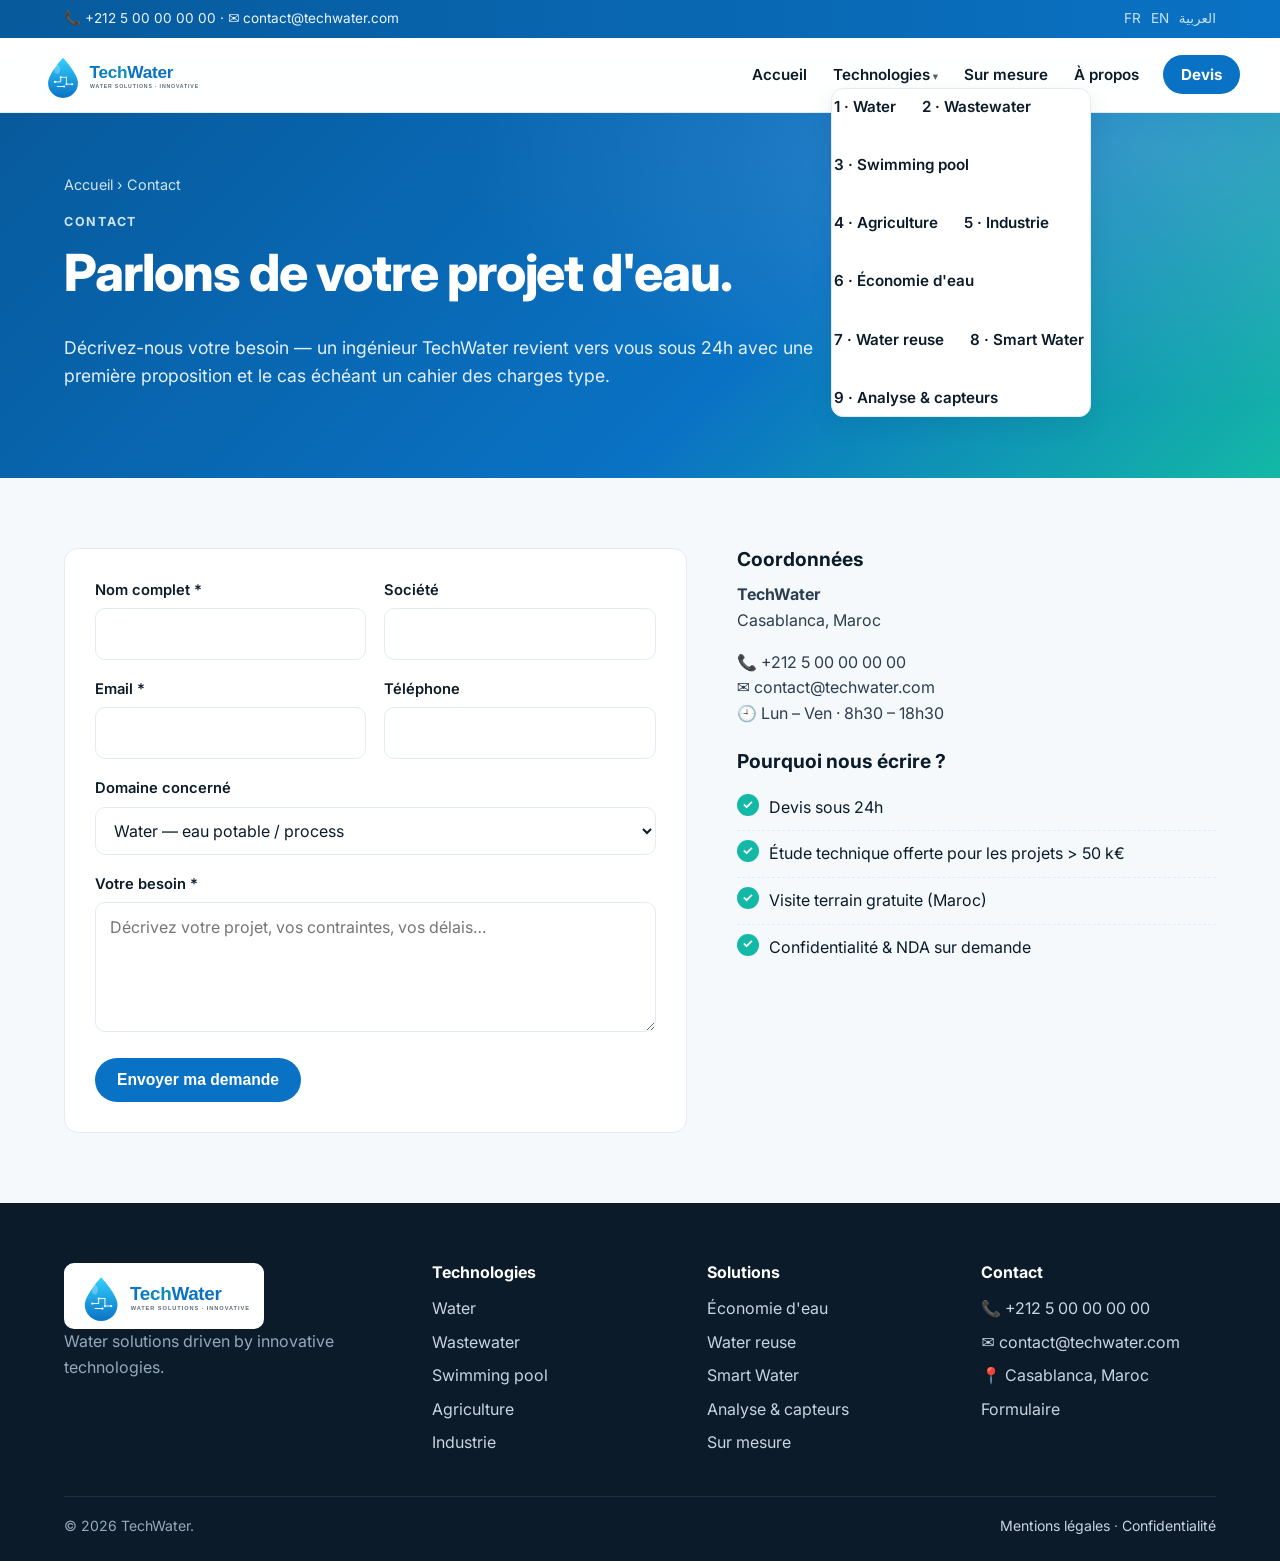
<file: contact.html>
<!DOCTYPE html>
<html lang="fr">
<head>
<meta charset="UTF-8" /><meta name="viewport" content="width=device-width, initial-scale=1" />
<title>Contact &amp; devis | TechWater</title>
<meta name="description" content="Demandez un devis ou contactez nos équipes — réponse sous 24h." />
<link rel="icon" type="image/svg+xml" href="assets/img/favicon.svg" />
<link href="https://fonts.googleapis.com/css2?family=Inter:wght@400;500;600;700;800&display=swap" rel="stylesheet" />
<link rel="stylesheet" href="assets/css/style.css" />
</head>
<body>
<div class="topbar"><div class="container"><div>📞 +212 5 00 00 00 00 · ✉️ contact@techwater.com</div><div class="lang"><a href="#">FR</a><a href="#">EN</a><a href="#">العربية</a></div></div></div>
<header class="site-header"><div class="container nav">
  <a href="index.html" class="brand"><img src="assets/img/logo.svg" alt="TechWater" /></a>
  <button class="nav-toggle" aria-label="Menu"><span></span><span></span><span></span></button>
  <ul class="primary">
    <li><a href="index.html">Accueil</a></li>
    <li class="has-sub"><a href="index.html#themes">Technologies</a>
      <ul class="submenu">
        <li><a href="water.html">1 · Water</a></li><li><a href="wastewater.html">2 · Wastewater</a></li>
        <li><a href="swimming-pool.html">3 · Swimming pool</a></li><li><a href="agriculture.html">4 · Agriculture</a></li>
        <li><a href="industrie.html">5 · Industrie</a></li><li><a href="economie-eau.html">6 · Économie d'eau</a></li>
        <li><a href="water-reuse.html">7 · Water reuse</a></li><li><a href="water-connect.html">8 · Smart Water</a></li>
        <li><a href="water-analytics.html">9 · Analyse & capteurs</a></li>
      </ul></li>
    <li><a href="solutions-sur-mesure.html">Sur mesure</a></li>
    <li><a href="about.html">À propos</a></li>
    <li><a href="contact.html" class="nav-cta">Devis</a></li>
  </ul>
</div></header>

<section class="page-hero"><div class="container">
  <div class="breadcrumb"><a href="index.html">Accueil</a> › Contact</div>
  <span class="eyebrow" style="color:#cfe5f4">Contact</span>
  <h1>Parlons de votre projet d'eau.</h1>
  <p>Décrivez-nous votre besoin — un ingénieur TechWater revient vers vous sous 24h avec une première proposition et le cas échéant un cahier des charges type.</p>
</div></section>

<section class="section"><div class="container">
  <div style="display:grid;gap:50px;grid-template-columns:1.3fr 1fr;align-items:start">
    <form data-contact style="background:#fff;border:1px solid var(--c-border);border-radius:14px;padding:30px">
      <div class="form-grid">
        <div class="field"><label for="name">Nom complet *</label><input id="name" name="name" required /></div>
        <div class="field"><label for="company">Société</label><input id="company" name="company" /></div>
        <div class="field"><label for="email">Email *</label><input id="email" type="email" name="email" required /></div>
        <div class="field"><label for="phone">Téléphone</label><input id="phone" name="phone" /></div>
        <div class="field full">
          <label for="topic">Domaine concerné</label>
          <select id="topic" name="topic">
            <option>Water — eau potable / process</option>
            <option>Wastewater — eaux usées</option>
            <option>Swimming pool</option>
            <option>Agriculture / Irrigation</option>
            <option>Industrie</option>
            <option>Économie d'eau</option>
            <option>Water reuse</option>
            <option>Smart Water / Data / SIG</option>
            <option>Water analytics / capteurs</option>
            <option>Solution sur mesure</option>
            <option>Offre White Friday</option>
          </select>
        </div>
        <div class="field full"><label for="msg">Votre besoin *</label><textarea id="msg" name="msg" required placeholder="Décrivez votre projet, vos contraintes, vos délais…"></textarea></div>
        <div class="full"><button type="submit" class="btn btn-blue">Envoyer ma demande</button><span class="form-status" style="margin-left:14px;font-weight:600"></span></div>
      </div>
    </form>

    <aside>
      <h3>Coordonnées</h3>
      <p><strong>TechWater</strong><br/>Casablanca, Maroc</p>
      <p>📞 +212 5 00 00 00 00<br/>✉️ contact@techwater.com<br/>🕘 Lun – Ven · 8h30 – 18h30</p>

      <h3 style="margin-top:24px">Pourquoi nous écrire ?</h3>
      <ul class="checks">
        <li>Devis sous 24h</li>
        <li>Étude technique offerte pour les projets &gt; 50 k€</li>
        <li>Visite terrain gratuite (Maroc)</li>
        <li>Confidentialité &amp; NDA sur demande</li>
      </ul>
    </aside>
  </div>
</div></section>

<footer><div class="container">
  <div class="footer-grid">
    <div class="footer-brand"><img src="assets/img/logo.svg" alt="TechWater" /><p>Water solutions driven by innovative technologies.</p></div>
    <div><h4>Technologies</h4><ul><li><a href="water.html">Water</a></li><li><a href="wastewater.html">Wastewater</a></li><li><a href="swimming-pool.html">Swimming pool</a></li><li><a href="agriculture.html">Agriculture</a></li><li><a href="industrie.html">Industrie</a></li></ul></div>
    <div><h4>Solutions</h4><ul><li><a href="economie-eau.html">Économie d'eau</a></li><li><a href="water-reuse.html">Water reuse</a></li><li><a href="water-connect.html">Smart Water</a></li><li><a href="water-analytics.html">Analyse & capteurs</a></li><li><a href="solutions-sur-mesure.html">Sur mesure</a></li></ul></div>
    <div><h4>Contact</h4><ul><li>📞 +212 5 00 00 00 00</li><li>✉️ contact@techwater.com</li><li>📍 Casablanca, Maroc</li><li><a href="contact.html">Formulaire</a></li></ul></div>
  </div>
  <div class="footer-bottom"><div>© <span id="y"></span> TechWater.</div><div><a href="#">Mentions légales</a> · <a href="#">Confidentialité</a></div></div>
</div></footer>
<script>document.getElementById('y').textContent = new Date().getFullYear();</script>
<script src="assets/js/main.js"></script>
</body></html>
</file>
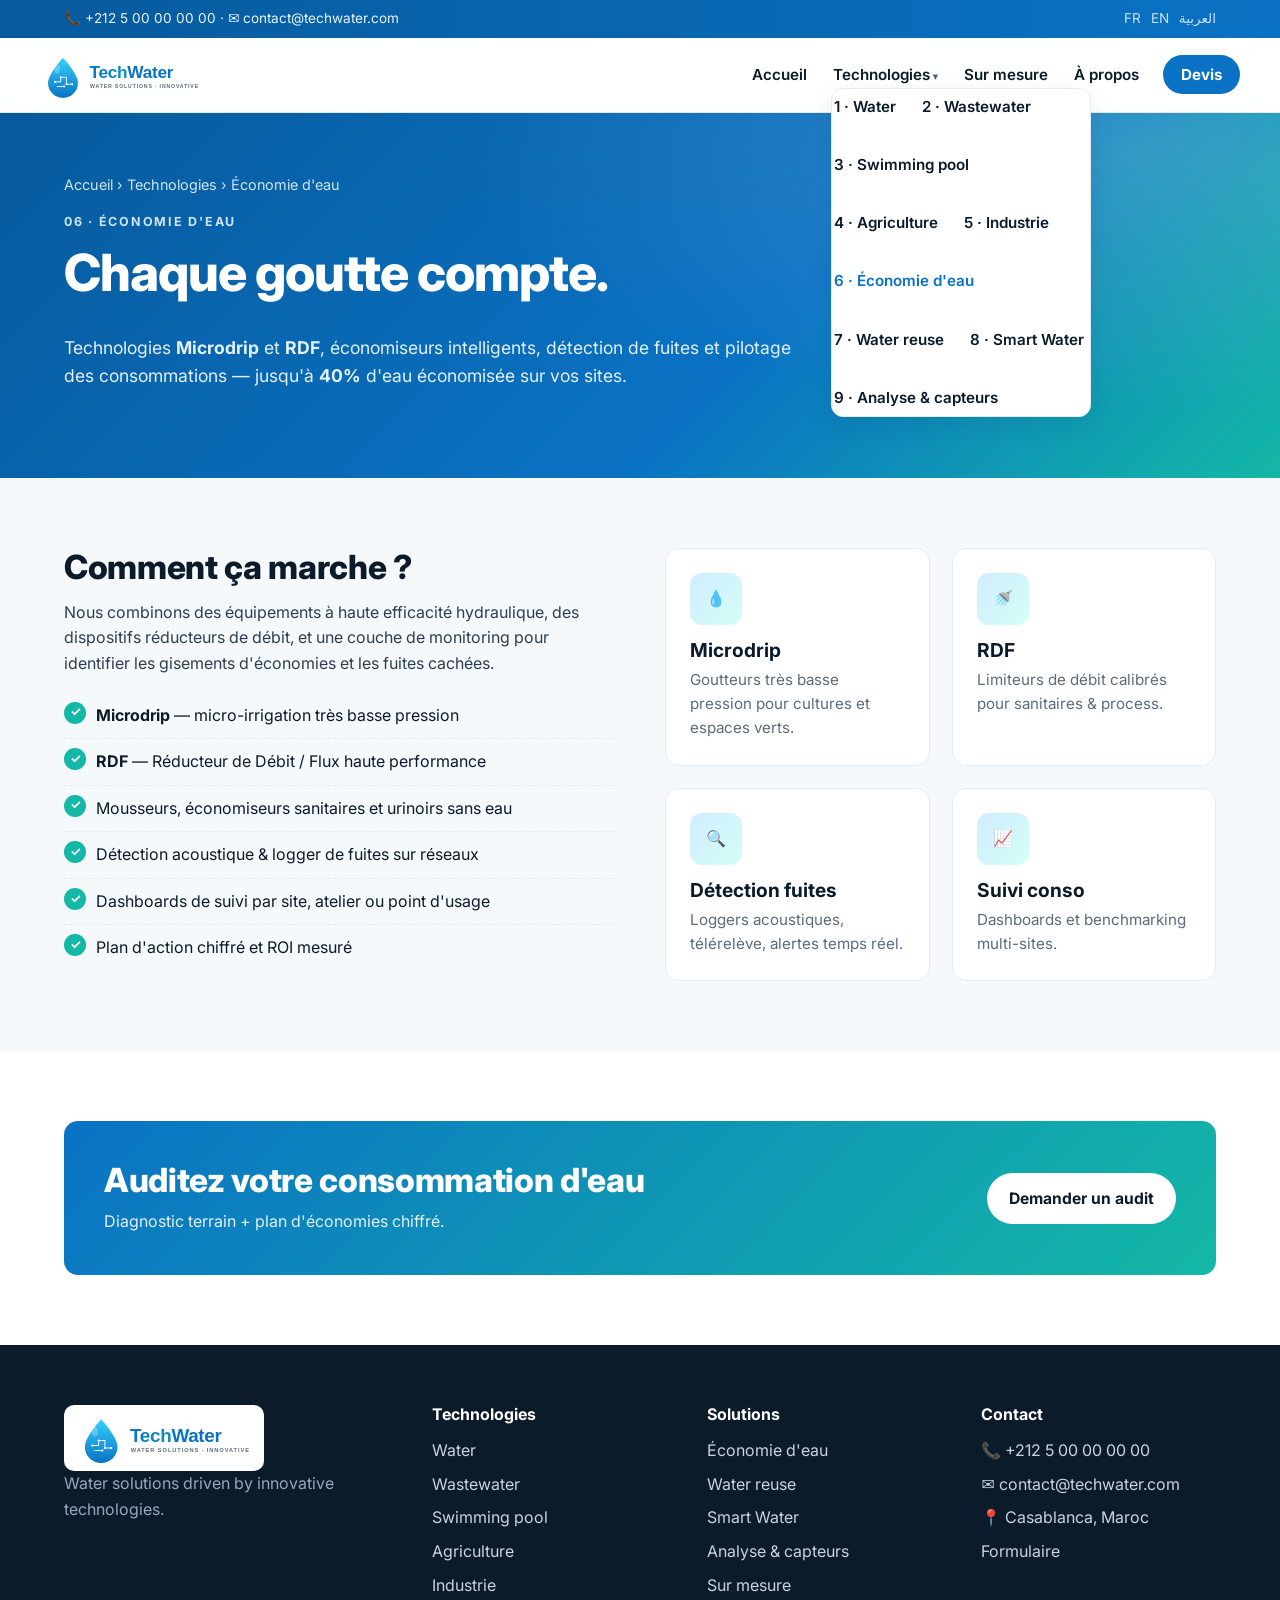
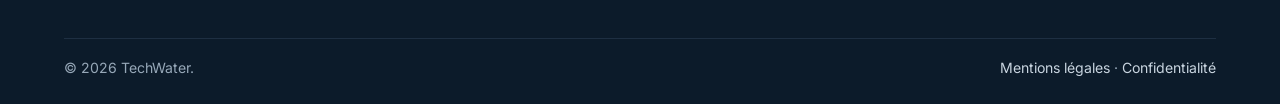
<file: economie-eau.html>
<!DOCTYPE html>
<html lang="fr">
<head>
<meta charset="UTF-8" /><meta name="viewport" content="width=device-width, initial-scale=1" />
<title>Économie d'eau — Microdrip &amp; RDF | TechWater</title>
<meta name="description" content="Microdrip, RDF, économiseurs et surveillance des fuites — réduisez votre consommation d'eau jusqu'à 40%." />
<link rel="icon" type="image/svg+xml" href="assets/img/favicon.svg" />
<link href="https://fonts.googleapis.com/css2?family=Inter:wght@400;500;600;700;800&display=swap" rel="stylesheet" />
<link rel="stylesheet" href="assets/css/style.css" />
</head>
<body>
<div class="topbar"><div class="container"><div>📞 +212 5 00 00 00 00 · ✉️ contact@techwater.com</div><div class="lang"><a href="#">FR</a><a href="#">EN</a><a href="#">العربية</a></div></div></div>
<header class="site-header"><div class="container nav">
  <a href="index.html" class="brand"><img src="assets/img/logo.svg" alt="TechWater" /></a>
  <button class="nav-toggle" aria-label="Menu"><span></span><span></span><span></span></button>
  <ul class="primary">
    <li><a href="index.html">Accueil</a></li>
    <li class="has-sub"><a href="index.html#themes">Technologies</a>
      <ul class="submenu">
        <li><a href="water.html">1 · Water</a></li><li><a href="wastewater.html">2 · Wastewater</a></li>
        <li><a href="swimming-pool.html">3 · Swimming pool</a></li><li><a href="agriculture.html">4 · Agriculture</a></li>
        <li><a href="industrie.html">5 · Industrie</a></li><li><a href="economie-eau.html">6 · Économie d'eau</a></li>
        <li><a href="water-reuse.html">7 · Water reuse</a></li><li><a href="water-connect.html">8 · Smart Water</a></li>
        <li><a href="water-analytics.html">9 · Analyse & capteurs</a></li>
      </ul></li>
    <li><a href="solutions-sur-mesure.html">Sur mesure</a></li>
    <li><a href="about.html">À propos</a></li>
    <li><a href="contact.html" class="nav-cta">Devis</a></li>
  </ul>
</div></header>

<section class="page-hero"><div class="container">
  <div class="breadcrumb"><a href="index.html">Accueil</a> › <a href="index.html#themes">Technologies</a> › Économie d'eau</div>
  <span class="eyebrow" style="color:#cfe5f4">06 · Économie d'eau</span>
  <h1>Chaque goutte compte.</h1>
  <p>Technologies <strong>Microdrip</strong> et <strong>RDF</strong>, économiseurs intelligents, détection de fuites et pilotage des consommations — jusqu'à <strong>40%</strong> d'eau économisée sur vos sites.</p>
</div></section>

<section class="section"><div class="container">
  <div style="display:grid;gap:50px;grid-template-columns:1fr 1fr;align-items:start">
    <div>
      <h2 style="text-align:left">Comment ça marche ?</h2>
      <p>Nous combinons des équipements à haute efficacité hydraulique, des dispositifs réducteurs de débit, et une couche de monitoring pour identifier les gisements d'économies et les fuites cachées.</p>
      <ul class="checks">
        <li><strong>Microdrip</strong> — micro-irrigation très basse pression</li>
        <li><strong>RDF</strong> — Réducteur de Débit / Flux haute performance</li>
        <li>Mousseurs, économiseurs sanitaires et urinoirs sans eau</li>
        <li>Détection acoustique &amp; logger de fuites sur réseaux</li>
        <li>Dashboards de suivi par site, atelier ou point d'usage</li>
        <li>Plan d'action chiffré et ROI mesuré</li>
      </ul>
    </div>
    <div class="products">
      <div class="product"><div class="icon">💧</div><h3>Microdrip</h3><p>Goutteurs très basse pression pour cultures et espaces verts.</p></div>
      <div class="product"><div class="icon">🚿</div><h3>RDF</h3><p>Limiteurs de débit calibrés pour sanitaires &amp; process.</p></div>
      <div class="product"><div class="icon">🔍</div><h3>Détection fuites</h3><p>Loggers acoustiques, télérelève, alertes temps réel.</p></div>
      <div class="product"><div class="icon">📈</div><h3>Suivi conso</h3><p>Dashboards et benchmarking multi-sites.</p></div>
    </div>
  </div>
</div></section>

<section class="section alt"><div class="container">
  <div class="cta-band"><div><h2>Auditez votre consommation d'eau</h2><p>Diagnostic terrain + plan d'économies chiffré.</p></div><a href="contact.html" class="btn btn-light">Demander un audit</a></div>
</div></section>

<footer><div class="container">
  <div class="footer-grid">
    <div class="footer-brand"><img src="assets/img/logo.svg" alt="TechWater" /><p>Water solutions driven by innovative technologies.</p></div>
    <div><h4>Technologies</h4><ul><li><a href="water.html">Water</a></li><li><a href="wastewater.html">Wastewater</a></li><li><a href="swimming-pool.html">Swimming pool</a></li><li><a href="agriculture.html">Agriculture</a></li><li><a href="industrie.html">Industrie</a></li></ul></div>
    <div><h4>Solutions</h4><ul><li><a href="economie-eau.html">Économie d'eau</a></li><li><a href="water-reuse.html">Water reuse</a></li><li><a href="water-connect.html">Smart Water</a></li><li><a href="water-analytics.html">Analyse & capteurs</a></li><li><a href="solutions-sur-mesure.html">Sur mesure</a></li></ul></div>
    <div><h4>Contact</h4><ul><li>📞 +212 5 00 00 00 00</li><li>✉️ contact@techwater.com</li><li>📍 Casablanca, Maroc</li><li><a href="contact.html">Formulaire</a></li></ul></div>
  </div>
  <div class="footer-bottom"><div>© <span id="y"></span> TechWater.</div><div><a href="#">Mentions légales</a> · <a href="#">Confidentialité</a></div></div>
</div></footer>
<script>document.getElementById('y').textContent = new Date().getFullYear();</script>
<script src="assets/js/main.js"></script>
</body></html>
</file>
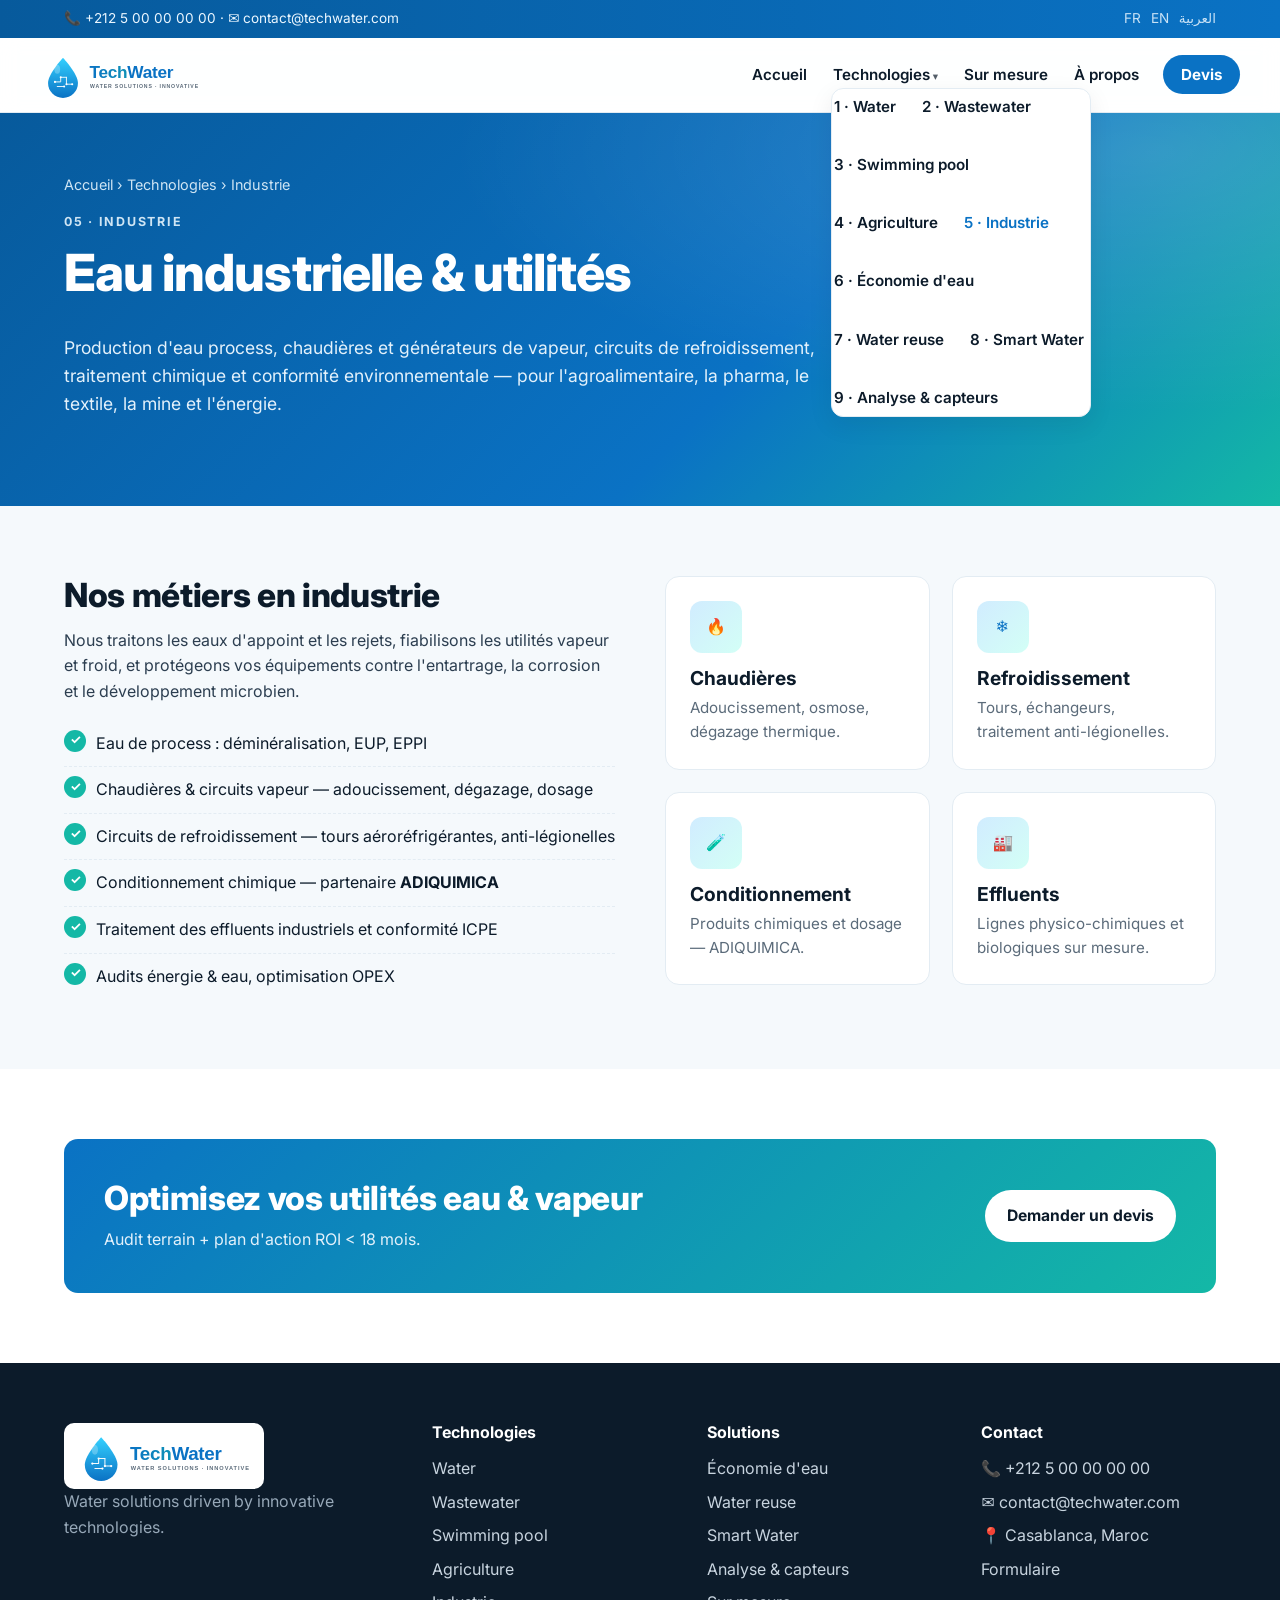
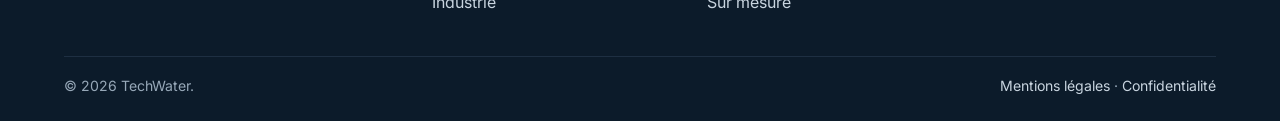
<file: industrie.html>
<!DOCTYPE html>
<html lang="fr">
<head>
<meta charset="UTF-8" /><meta name="viewport" content="width=device-width, initial-scale=1" />
<title>Industrie — Eau industrielle &amp; utilités | TechWater</title>
<meta name="description" content="Process water, chaudières, circuits de refroidissement, traitement chimique et conformité réglementaire pour l'industrie." />
<link rel="icon" type="image/svg+xml" href="assets/img/favicon.svg" />
<link href="https://fonts.googleapis.com/css2?family=Inter:wght@400;500;600;700;800&display=swap" rel="stylesheet" />
<link rel="stylesheet" href="assets/css/style.css" />
</head>
<body>
<div class="topbar"><div class="container"><div>📞 +212 5 00 00 00 00 · ✉️ contact@techwater.com</div><div class="lang"><a href="#">FR</a><a href="#">EN</a><a href="#">العربية</a></div></div></div>
<header class="site-header"><div class="container nav">
  <a href="index.html" class="brand"><img src="assets/img/logo.svg" alt="TechWater" /></a>
  <button class="nav-toggle" aria-label="Menu"><span></span><span></span><span></span></button>
  <ul class="primary">
    <li><a href="index.html">Accueil</a></li>
    <li class="has-sub"><a href="index.html#themes">Technologies</a>
      <ul class="submenu">
        <li><a href="water.html">1 · Water</a></li><li><a href="wastewater.html">2 · Wastewater</a></li>
        <li><a href="swimming-pool.html">3 · Swimming pool</a></li><li><a href="agriculture.html">4 · Agriculture</a></li>
        <li><a href="industrie.html">5 · Industrie</a></li><li><a href="economie-eau.html">6 · Économie d'eau</a></li>
        <li><a href="water-reuse.html">7 · Water reuse</a></li><li><a href="water-connect.html">8 · Smart Water</a></li>
        <li><a href="water-analytics.html">9 · Analyse & capteurs</a></li>
      </ul></li>
    <li><a href="solutions-sur-mesure.html">Sur mesure</a></li>
    <li><a href="about.html">À propos</a></li>
    <li><a href="contact.html" class="nav-cta">Devis</a></li>
  </ul>
</div></header>

<section class="page-hero"><div class="container">
  <div class="breadcrumb"><a href="index.html">Accueil</a> › <a href="index.html#themes">Technologies</a> › Industrie</div>
  <span class="eyebrow" style="color:#cfe5f4">05 · Industrie</span>
  <h1>Eau industrielle &amp; utilités</h1>
  <p>Production d'eau process, chaudières et générateurs de vapeur, circuits de refroidissement, traitement chimique et conformité environnementale — pour l'agroalimentaire, la pharma, le textile, la mine et l'énergie.</p>
</div></section>

<section class="section"><div class="container">
  <div style="display:grid;gap:50px;grid-template-columns:1fr 1fr;align-items:start">
    <div>
      <h2 style="text-align:left">Nos métiers en industrie</h2>
      <p>Nous traitons les eaux d'appoint et les rejets, fiabilisons les utilités vapeur et froid, et protégeons vos équipements contre l'entartrage, la corrosion et le développement microbien.</p>
      <ul class="checks">
        <li>Eau de process : déminéralisation, EUP, EPPI</li>
        <li>Chaudières &amp; circuits vapeur — adoucissement, dégazage, dosage</li>
        <li>Circuits de refroidissement — tours aéroréfrigérantes, anti-légionelles</li>
        <li>Conditionnement chimique — partenaire <strong>ADIQUIMICA</strong></li>
        <li>Traitement des effluents industriels et conformité ICPE</li>
        <li>Audits énergie &amp; eau, optimisation OPEX</li>
      </ul>
    </div>
    <div class="products">
      <div class="product"><div class="icon">🔥</div><h3>Chaudières</h3><p>Adoucissement, osmose, dégazage thermique.</p></div>
      <div class="product"><div class="icon">❄️</div><h3>Refroidissement</h3><p>Tours, échangeurs, traitement anti-légionelles.</p></div>
      <div class="product"><div class="icon">🧪</div><h3>Conditionnement</h3><p>Produits chimiques et dosage — ADIQUIMICA.</p></div>
      <div class="product"><div class="icon">🏭</div><h3>Effluents</h3><p>Lignes physico-chimiques et biologiques sur mesure.</p></div>
    </div>
  </div>
</div></section>

<section class="section alt"><div class="container">
  <div class="cta-band"><div><h2>Optimisez vos utilités eau &amp; vapeur</h2><p>Audit terrain + plan d'action ROI &lt; 18 mois.</p></div><a href="contact.html" class="btn btn-light">Demander un devis</a></div>
</div></section>

<footer><div class="container">
  <div class="footer-grid">
    <div class="footer-brand"><img src="assets/img/logo.svg" alt="TechWater" /><p>Water solutions driven by innovative technologies.</p></div>
    <div><h4>Technologies</h4><ul><li><a href="water.html">Water</a></li><li><a href="wastewater.html">Wastewater</a></li><li><a href="swimming-pool.html">Swimming pool</a></li><li><a href="agriculture.html">Agriculture</a></li><li><a href="industrie.html">Industrie</a></li></ul></div>
    <div><h4>Solutions</h4><ul><li><a href="economie-eau.html">Économie d'eau</a></li><li><a href="water-reuse.html">Water reuse</a></li><li><a href="water-connect.html">Smart Water</a></li><li><a href="water-analytics.html">Analyse & capteurs</a></li><li><a href="solutions-sur-mesure.html">Sur mesure</a></li></ul></div>
    <div><h4>Contact</h4><ul><li>📞 +212 5 00 00 00 00</li><li>✉️ contact@techwater.com</li><li>📍 Casablanca, Maroc</li><li><a href="contact.html">Formulaire</a></li></ul></div>
  </div>
  <div class="footer-bottom"><div>© <span id="y"></span> TechWater.</div><div><a href="#">Mentions légales</a> · <a href="#">Confidentialité</a></div></div>
</div></footer>
<script>document.getElementById('y').textContent = new Date().getFullYear();</script>
<script src="assets/js/main.js"></script>
</body></html>
</file>
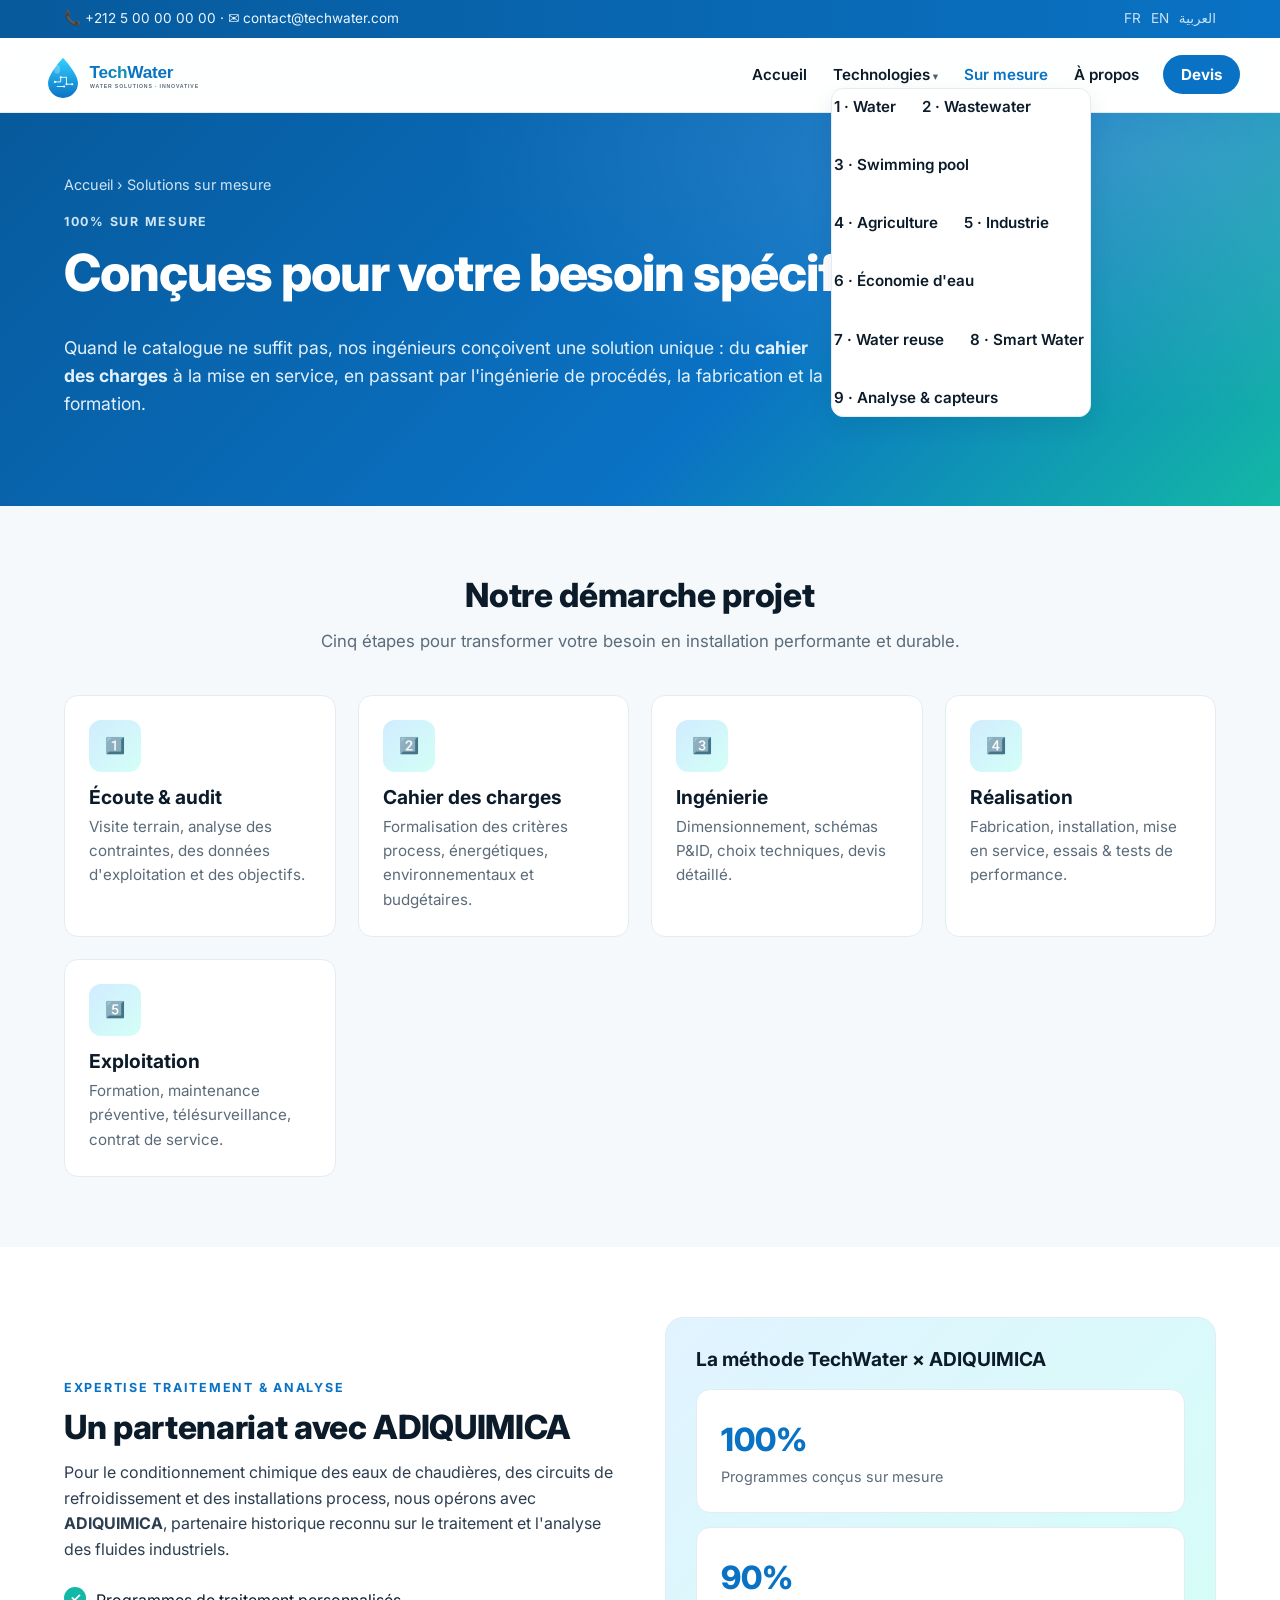
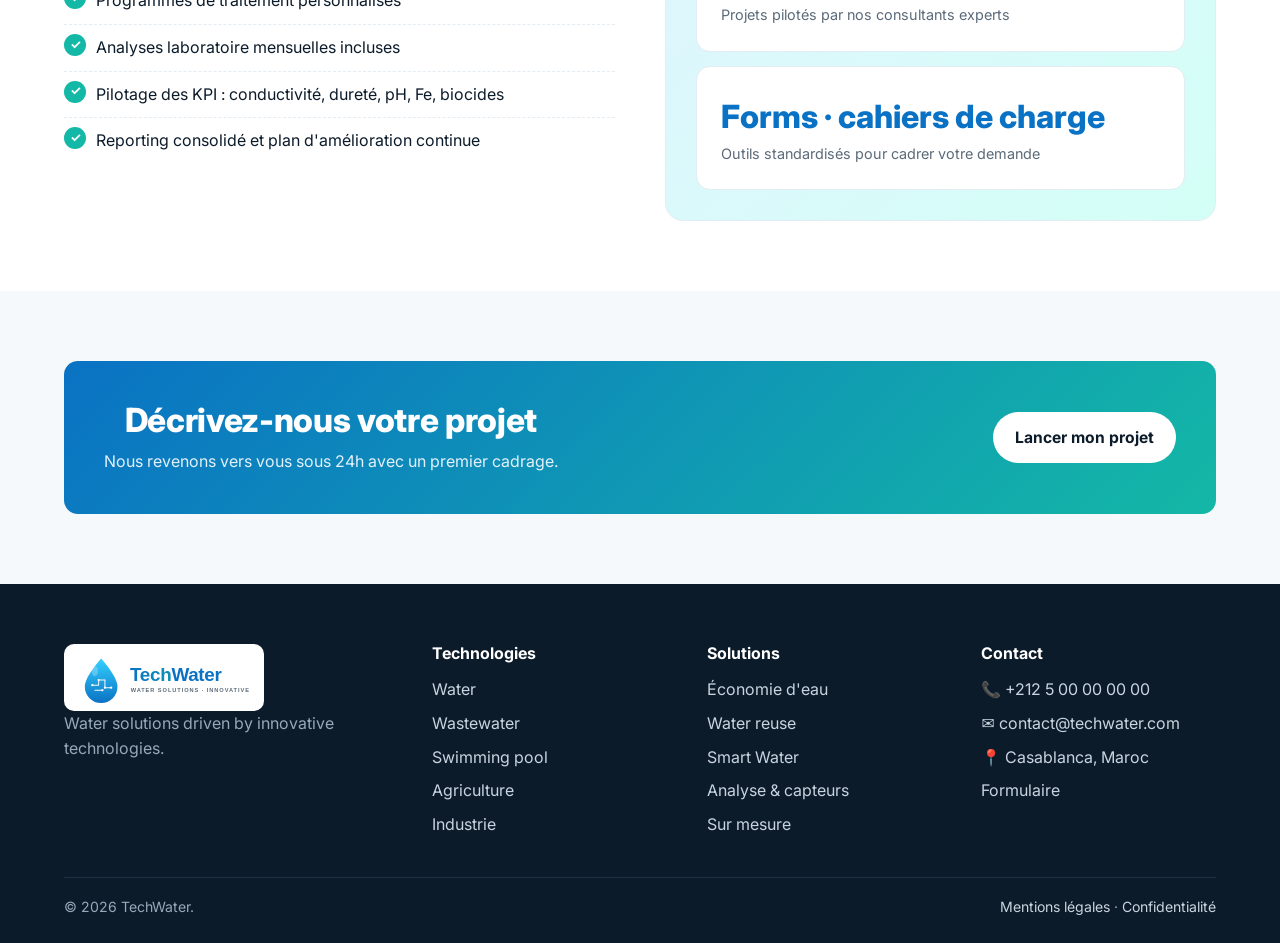
<file: solutions-sur-mesure.html>
<!DOCTYPE html>
<html lang="fr">
<head>
<meta charset="UTF-8" /><meta name="viewport" content="width=device-width, initial-scale=1" />
<title>Solutions sur mesure | TechWater</title>
<meta name="description" content="Conception, ingénierie et réalisation de solutions 100% sur mesure selon votre cahier des charges." />
<link rel="icon" type="image/svg+xml" href="assets/img/favicon.svg" />
<link href="https://fonts.googleapis.com/css2?family=Inter:wght@400;500;600;700;800&display=swap" rel="stylesheet" />
<link rel="stylesheet" href="assets/css/style.css" />
</head>
<body>
<div class="topbar"><div class="container"><div>📞 +212 5 00 00 00 00 · ✉️ contact@techwater.com</div><div class="lang"><a href="#">FR</a><a href="#">EN</a><a href="#">العربية</a></div></div></div>
<header class="site-header"><div class="container nav">
  <a href="index.html" class="brand"><img src="assets/img/logo.svg" alt="TechWater" /></a>
  <button class="nav-toggle" aria-label="Menu"><span></span><span></span><span></span></button>
  <ul class="primary">
    <li><a href="index.html">Accueil</a></li>
    <li class="has-sub"><a href="index.html#themes">Technologies</a>
      <ul class="submenu">
        <li><a href="water.html">1 · Water</a></li><li><a href="wastewater.html">2 · Wastewater</a></li>
        <li><a href="swimming-pool.html">3 · Swimming pool</a></li><li><a href="agriculture.html">4 · Agriculture</a></li>
        <li><a href="industrie.html">5 · Industrie</a></li><li><a href="economie-eau.html">6 · Économie d'eau</a></li>
        <li><a href="water-reuse.html">7 · Water reuse</a></li><li><a href="water-connect.html">8 · Smart Water</a></li>
        <li><a href="water-analytics.html">9 · Analyse & capteurs</a></li>
      </ul></li>
    <li><a href="solutions-sur-mesure.html">Sur mesure</a></li>
    <li><a href="about.html">À propos</a></li>
    <li><a href="contact.html" class="nav-cta">Devis</a></li>
  </ul>
</div></header>

<section class="page-hero"><div class="container">
  <div class="breadcrumb"><a href="index.html">Accueil</a> › Solutions sur mesure</div>
  <span class="eyebrow" style="color:#cfe5f4">100% sur mesure</span>
  <h1>Conçues pour votre besoin spécifique.</h1>
  <p>Quand le catalogue ne suffit pas, nos ingénieurs conçoivent une solution unique : du <strong>cahier des charges</strong> à la mise en service, en passant par l'ingénierie de procédés, la fabrication et la formation.</p>
</div></section>

<section class="section"><div class="container">
  <h2>Notre démarche projet</h2>
  <p class="sub">Cinq étapes pour transformer votre besoin en installation performante et durable.</p>
  <div class="products" style="grid-template-columns:repeat(auto-fit, minmax(220px, 1fr))">
    <div class="product"><div class="icon">1️⃣</div><h3>Écoute &amp; audit</h3><p>Visite terrain, analyse des contraintes, des données d'exploitation et des objectifs.</p></div>
    <div class="product"><div class="icon">2️⃣</div><h3>Cahier des charges</h3><p>Formalisation des critères process, énergétiques, environnementaux et budgétaires.</p></div>
    <div class="product"><div class="icon">3️⃣</div><h3>Ingénierie</h3><p>Dimensionnement, schémas P&amp;ID, choix techniques, devis détaillé.</p></div>
    <div class="product"><div class="icon">4️⃣</div><h3>Réalisation</h3><p>Fabrication, installation, mise en service, essais &amp; tests de performance.</p></div>
    <div class="product"><div class="icon">5️⃣</div><h3>Exploitation</h3><p>Formation, maintenance préventive, télésurveillance, contrat de service.</p></div>
  </div>
</div></section>

<section class="section alt"><div class="container">
  <div style="display:grid;gap:50px;grid-template-columns:1fr 1fr;align-items:center">
    <div>
      <span class="eyebrow">Expertise traitement &amp; analyse</span>
      <h2 style="text-align:left">Un partenariat avec ADIQUIMICA</h2>
      <p>Pour le conditionnement chimique des eaux de chaudières, des circuits de refroidissement et des installations process, nous opérons avec <strong>ADIQUIMICA</strong>, partenaire historique reconnu sur le traitement et l'analyse des fluides industriels.</p>
      <ul class="checks">
        <li>Programmes de traitement personnalisés</li>
        <li>Analyses laboratoire mensuelles incluses</li>
        <li>Pilotage des KPI : conductivité, dureté, pH, Fe, biocides</li>
        <li>Reporting consolidé et plan d'amélioration continue</li>
      </ul>
    </div>
    <div>
      <div style="background:linear-gradient(135deg,#e1f3ff,#d3fff6);border-radius:18px;padding:30px;border:1px solid var(--c-border)">
        <h3 style="margin-bottom:18px">La méthode TechWater × ADIQUIMICA</h3>
        <div style="display:grid;gap:14px">
          <div class="stat" style="text-align:left"><div class="v">100%</div><div class="l">Programmes conçus sur mesure</div></div>
          <div class="stat" style="text-align:left"><div class="v">90%</div><div class="l">Projets pilotés par nos consultants experts</div></div>
          <div class="stat" style="text-align:left"><div class="v">Forms · cahiers de charge</div><div class="l">Outils standardisés pour cadrer votre demande</div></div>
        </div>
      </div>
    </div>
  </div>
</div></section>

<section class="section"><div class="container">
  <div class="cta-band"><div><h2>Décrivez-nous votre projet</h2><p>Nous revenons vers vous sous 24h avec un premier cadrage.</p></div><a href="contact.html" class="btn btn-light">Lancer mon projet</a></div>
</div></section>

<footer><div class="container">
  <div class="footer-grid">
    <div class="footer-brand"><img src="assets/img/logo.svg" alt="TechWater" /><p>Water solutions driven by innovative technologies.</p></div>
    <div><h4>Technologies</h4><ul><li><a href="water.html">Water</a></li><li><a href="wastewater.html">Wastewater</a></li><li><a href="swimming-pool.html">Swimming pool</a></li><li><a href="agriculture.html">Agriculture</a></li><li><a href="industrie.html">Industrie</a></li></ul></div>
    <div><h4>Solutions</h4><ul><li><a href="economie-eau.html">Économie d'eau</a></li><li><a href="water-reuse.html">Water reuse</a></li><li><a href="water-connect.html">Smart Water</a></li><li><a href="water-analytics.html">Analyse & capteurs</a></li><li><a href="solutions-sur-mesure.html">Sur mesure</a></li></ul></div>
    <div><h4>Contact</h4><ul><li>📞 +212 5 00 00 00 00</li><li>✉️ contact@techwater.com</li><li>📍 Casablanca, Maroc</li><li><a href="contact.html">Formulaire</a></li></ul></div>
  </div>
  <div class="footer-bottom"><div>© <span id="y"></span> TechWater.</div><div><a href="#">Mentions légales</a> · <a href="#">Confidentialité</a></div></div>
</div></footer>
<script>document.getElementById('y').textContent = new Date().getFullYear();</script>
<script src="assets/js/main.js"></script>
</body></html>
</file>
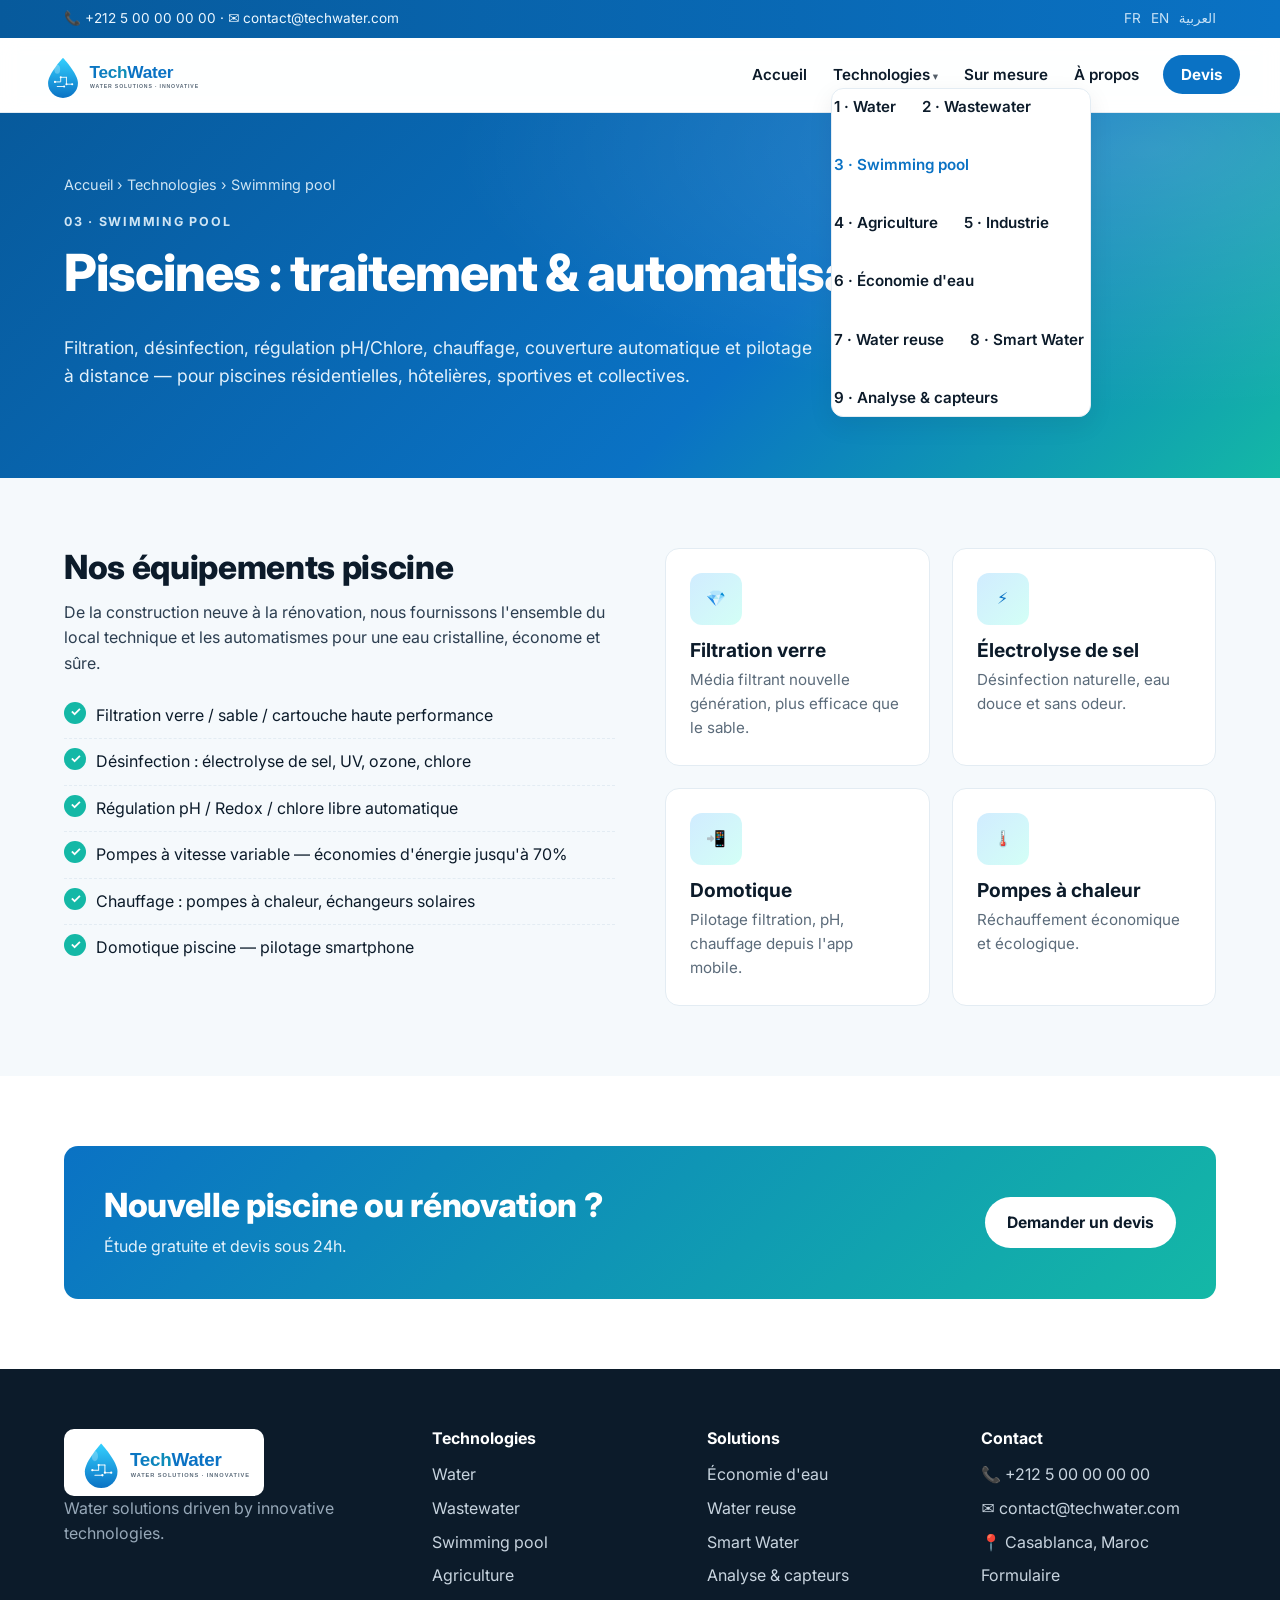
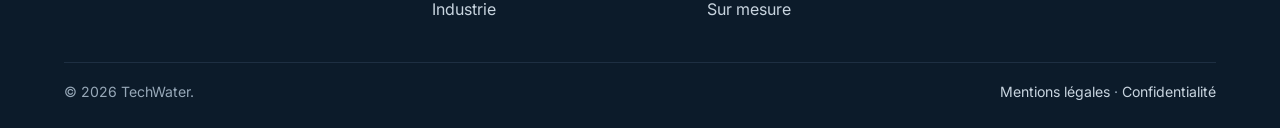
<file: swimming-pool.html>
<!DOCTYPE html>
<html lang="fr">
<head>
<meta charset="UTF-8" /><meta name="viewport" content="width=device-width, initial-scale=1" />
<title>Swimming pool — Piscine | TechWater</title>
<meta name="description" content="Traitement, filtration, désinfection et automatisation pour piscines résidentielles, hôtelières et publiques." />
<link rel="icon" type="image/svg+xml" href="assets/img/favicon.svg" />
<link href="https://fonts.googleapis.com/css2?family=Inter:wght@400;500;600;700;800&display=swap" rel="stylesheet" />
<link rel="stylesheet" href="assets/css/style.css" />
</head>
<body>
<div class="topbar"><div class="container"><div>📞 +212 5 00 00 00 00 · ✉️ contact@techwater.com</div><div class="lang"><a href="#">FR</a><a href="#">EN</a><a href="#">العربية</a></div></div></div>
<header class="site-header"><div class="container nav">
  <a href="index.html" class="brand"><img src="assets/img/logo.svg" alt="TechWater" /></a>
  <button class="nav-toggle" aria-label="Menu"><span></span><span></span><span></span></button>
  <ul class="primary">
    <li><a href="index.html">Accueil</a></li>
    <li class="has-sub"><a href="index.html#themes">Technologies</a>
      <ul class="submenu">
        <li><a href="water.html">1 · Water</a></li><li><a href="wastewater.html">2 · Wastewater</a></li>
        <li><a href="swimming-pool.html">3 · Swimming pool</a></li><li><a href="agriculture.html">4 · Agriculture</a></li>
        <li><a href="industrie.html">5 · Industrie</a></li><li><a href="economie-eau.html">6 · Économie d'eau</a></li>
        <li><a href="water-reuse.html">7 · Water reuse</a></li><li><a href="water-connect.html">8 · Smart Water</a></li>
        <li><a href="water-analytics.html">9 · Analyse & capteurs</a></li>
      </ul></li>
    <li><a href="solutions-sur-mesure.html">Sur mesure</a></li>
    <li><a href="about.html">À propos</a></li>
    <li><a href="contact.html" class="nav-cta">Devis</a></li>
  </ul>
</div></header>

<section class="page-hero"><div class="container">
  <div class="breadcrumb"><a href="index.html">Accueil</a> › <a href="index.html#themes">Technologies</a> › Swimming pool</div>
  <span class="eyebrow" style="color:#cfe5f4">03 · Swimming pool</span>
  <h1>Piscines : traitement &amp; automatisation</h1>
  <p>Filtration, désinfection, régulation pH/Chlore, chauffage, couverture automatique et pilotage à distance — pour piscines résidentielles, hôtelières, sportives et collectives.</p>
</div></section>

<section class="section"><div class="container">
  <div style="display:grid;gap:50px;grid-template-columns:1fr 1fr;align-items:start">
    <div>
      <h2 style="text-align:left">Nos équipements piscine</h2>
      <p>De la construction neuve à la rénovation, nous fournissons l'ensemble du local technique et les automatismes pour une eau cristalline, économe et sûre.</p>
      <ul class="checks">
        <li>Filtration verre / sable / cartouche haute performance</li>
        <li>Désinfection : électrolyse de sel, UV, ozone, chlore</li>
        <li>Régulation pH / Redox / chlore libre automatique</li>
        <li>Pompes à vitesse variable — économies d'énergie jusqu'à 70%</li>
        <li>Chauffage : pompes à chaleur, échangeurs solaires</li>
        <li>Domotique piscine — pilotage smartphone</li>
      </ul>
    </div>
    <div class="products">
      <div class="product"><div class="icon">💎</div><h3>Filtration verre</h3><p>Média filtrant nouvelle génération, plus efficace que le sable.</p></div>
      <div class="product"><div class="icon">⚡</div><h3>Électrolyse de sel</h3><p>Désinfection naturelle, eau douce et sans odeur.</p></div>
      <div class="product"><div class="icon">📲</div><h3>Domotique</h3><p>Pilotage filtration, pH, chauffage depuis l'app mobile.</p></div>
      <div class="product"><div class="icon">🌡️</div><h3>Pompes à chaleur</h3><p>Réchauffement économique et écologique.</p></div>
    </div>
  </div>
</div></section>

<section class="section alt"><div class="container">
  <div class="cta-band"><div><h2>Nouvelle piscine ou rénovation ?</h2><p>Étude gratuite et devis sous 24h.</p></div><a href="contact.html" class="btn btn-light">Demander un devis</a></div>
</div></section>

<footer><div class="container">
  <div class="footer-grid">
    <div class="footer-brand"><img src="assets/img/logo.svg" alt="TechWater" /><p>Water solutions driven by innovative technologies.</p></div>
    <div><h4>Technologies</h4><ul><li><a href="water.html">Water</a></li><li><a href="wastewater.html">Wastewater</a></li><li><a href="swimming-pool.html">Swimming pool</a></li><li><a href="agriculture.html">Agriculture</a></li><li><a href="industrie.html">Industrie</a></li></ul></div>
    <div><h4>Solutions</h4><ul><li><a href="economie-eau.html">Économie d'eau</a></li><li><a href="water-reuse.html">Water reuse</a></li><li><a href="water-connect.html">Smart Water</a></li><li><a href="water-analytics.html">Analyse & capteurs</a></li><li><a href="solutions-sur-mesure.html">Sur mesure</a></li></ul></div>
    <div><h4>Contact</h4><ul><li>📞 +212 5 00 00 00 00</li><li>✉️ contact@techwater.com</li><li>📍 Casablanca, Maroc</li><li><a href="contact.html">Formulaire</a></li></ul></div>
  </div>
  <div class="footer-bottom"><div>© <span id="y"></span> TechWater.</div><div><a href="#">Mentions légales</a> · <a href="#">Confidentialité</a></div></div>
</div></footer>
<script>document.getElementById('y').textContent = new Date().getFullYear();</script>
<script src="assets/js/main.js"></script>
</body></html>
</file>
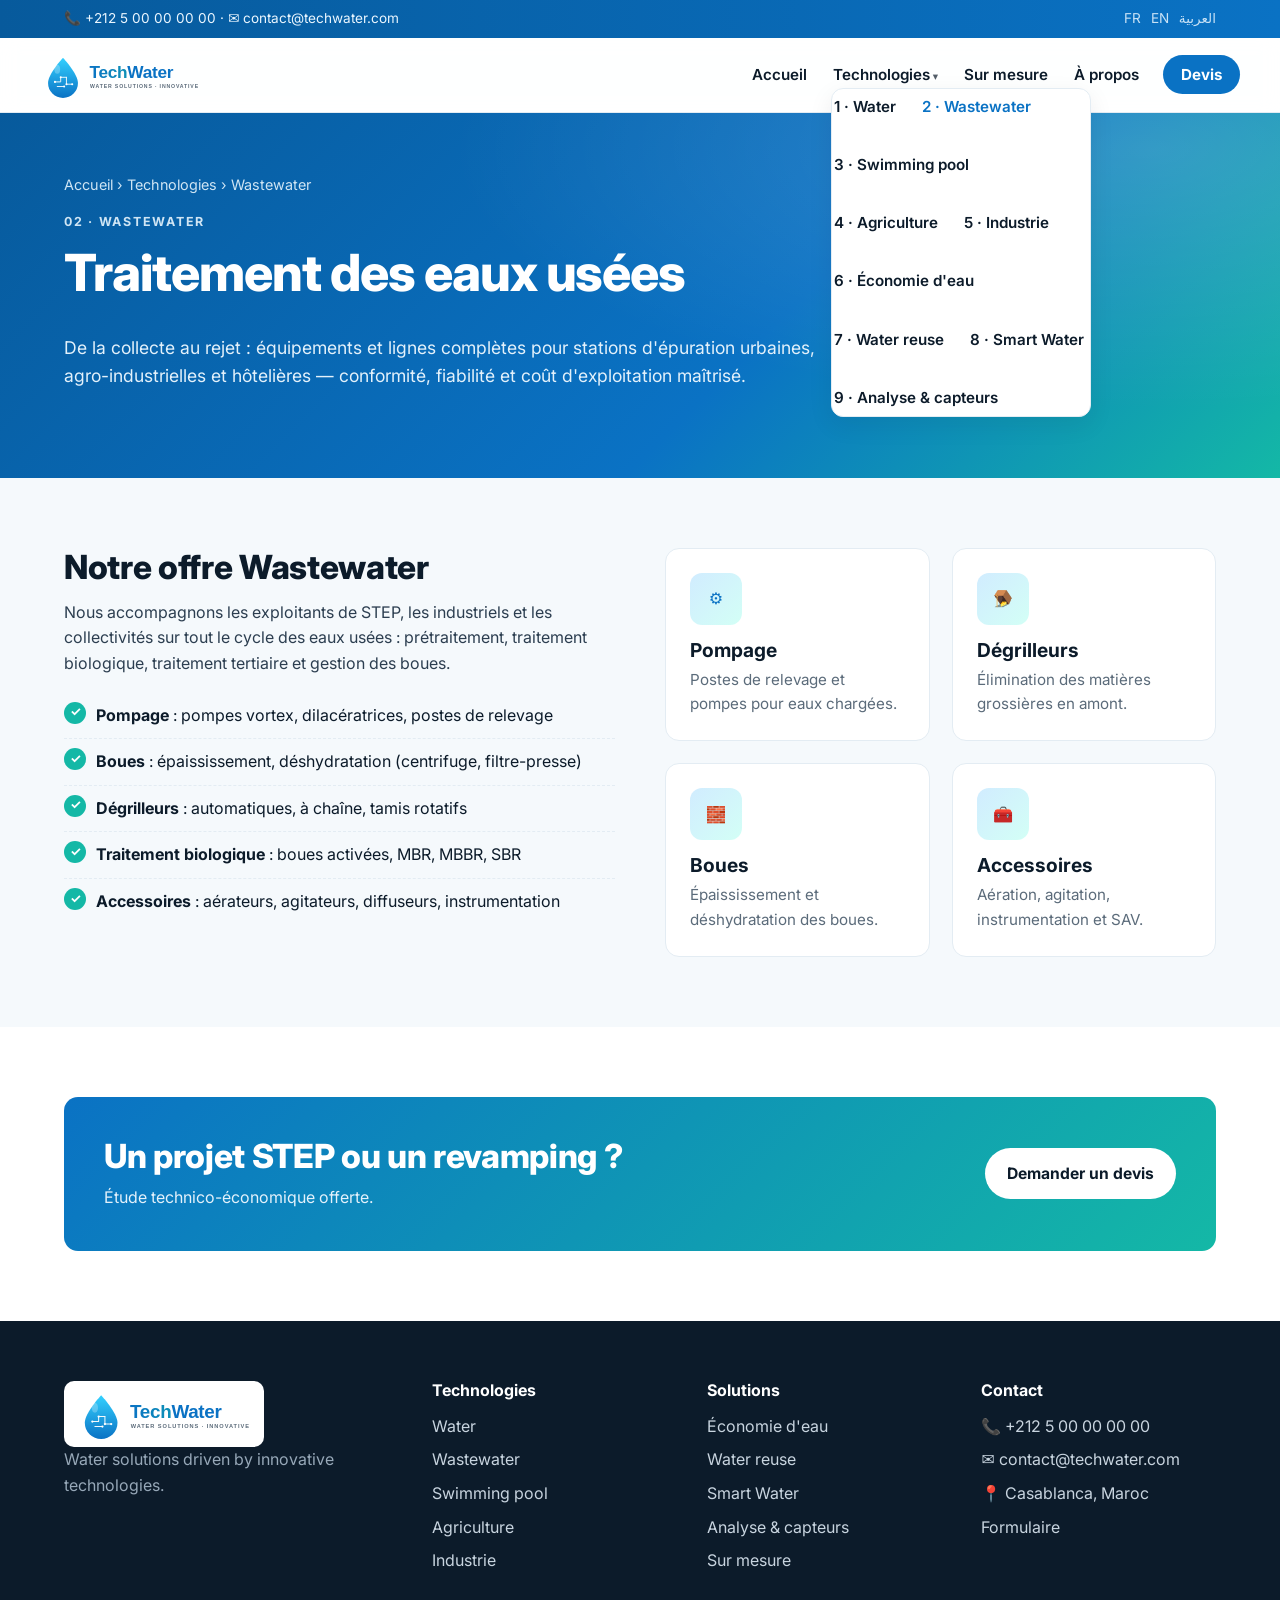
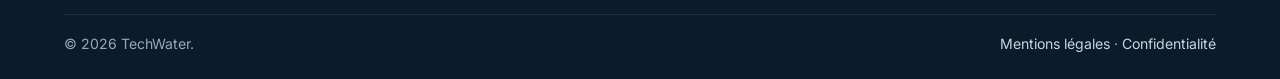
<file: wastewater.html>
<!DOCTYPE html>
<html lang="fr">
<head>
<meta charset="UTF-8" /><meta name="viewport" content="width=device-width, initial-scale=1" />
<title>Wastewater — Traitement des eaux usées | TechWater</title>
<meta name="description" content="Pompage, dégrilleurs, traitement des boues et accessoires pour stations d'épuration urbaines et industrielles." />
<link rel="icon" type="image/svg+xml" href="assets/img/favicon.svg" />
<link href="https://fonts.googleapis.com/css2?family=Inter:wght@400;500;600;700;800&display=swap" rel="stylesheet" />
<link rel="stylesheet" href="assets/css/style.css" />
</head>
<body>
<div class="topbar"><div class="container"><div>📞 +212 5 00 00 00 00 · ✉️ contact@techwater.com</div><div class="lang"><a href="#">FR</a><a href="#">EN</a><a href="#">العربية</a></div></div></div>
<header class="site-header"><div class="container nav">
  <a href="index.html" class="brand"><img src="assets/img/logo.svg" alt="TechWater" /></a>
  <button class="nav-toggle" aria-label="Menu"><span></span><span></span><span></span></button>
  <ul class="primary">
    <li><a href="index.html">Accueil</a></li>
    <li class="has-sub"><a href="index.html#themes">Technologies</a>
      <ul class="submenu">
        <li><a href="water.html">1 · Water</a></li>
        <li><a href="wastewater.html">2 · Wastewater</a></li>
        <li><a href="swimming-pool.html">3 · Swimming pool</a></li>
        <li><a href="agriculture.html">4 · Agriculture</a></li>
        <li><a href="industrie.html">5 · Industrie</a></li>
        <li><a href="economie-eau.html">6 · Économie d'eau</a></li>
        <li><a href="water-reuse.html">7 · Water reuse</a></li>
        <li><a href="water-connect.html">8 · Smart Water</a></li>
        <li><a href="water-analytics.html">9 · Analyse & capteurs</a></li>
      </ul></li>
    <li><a href="solutions-sur-mesure.html">Sur mesure</a></li>
    <li><a href="about.html">À propos</a></li>
    <li><a href="contact.html" class="nav-cta">Devis</a></li>
  </ul>
</div></header>

<section class="page-hero"><div class="container">
  <div class="breadcrumb"><a href="index.html">Accueil</a> › <a href="index.html#themes">Technologies</a> › Wastewater</div>
  <span class="eyebrow" style="color:#cfe5f4">02 · Wastewater</span>
  <h1>Traitement des eaux usées</h1>
  <p>De la collecte au rejet : équipements et lignes complètes pour stations d'épuration urbaines, agro-industrielles et hôtelières — conformité, fiabilité et coût d'exploitation maîtrisé.</p>
</div></section>

<section class="section"><div class="container">
  <div style="display:grid;gap:50px;grid-template-columns:1fr 1fr;align-items:start">
    <div>
      <h2 style="text-align:left">Notre offre Wastewater</h2>
      <p>Nous accompagnons les exploitants de STEP, les industriels et les collectivités sur tout le cycle des eaux usées : prétraitement, traitement biologique, traitement tertiaire et gestion des boues.</p>
      <ul class="checks">
        <li><strong>Pompage</strong> : pompes vortex, dilacératrices, postes de relevage</li>
        <li><strong>Boues</strong> : épaississement, déshydratation (centrifuge, filtre-presse)</li>
        <li><strong>Dégrilleurs</strong> : automatiques, à chaîne, tamis rotatifs</li>
        <li><strong>Traitement biologique</strong> : boues activées, MBR, MBBR, SBR</li>
        <li><strong>Accessoires</strong> : aérateurs, agitateurs, diffuseurs, instrumentation</li>
      </ul>
    </div>
    <div class="products">
      <div class="product"><div class="icon">⚙️</div><h3>Pompage</h3><p>Postes de relevage et pompes pour eaux chargées.</p></div>
      <div class="product"><div class="icon">🪤</div><h3>Dégrilleurs</h3><p>Élimination des matières grossières en amont.</p></div>
      <div class="product"><div class="icon">🧱</div><h3>Boues</h3><p>Épaississement et déshydratation des boues.</p></div>
      <div class="product"><div class="icon">🧰</div><h3>Accessoires</h3><p>Aération, agitation, instrumentation et SAV.</p></div>
    </div>
  </div>
</div></section>

<section class="section alt"><div class="container">
  <div class="cta-band"><div><h2>Un projet STEP ou un revamping ?</h2><p>Étude technico-économique offerte.</p></div><a href="contact.html" class="btn btn-light">Demander un devis</a></div>
</div></section>

<footer><div class="container">
  <div class="footer-grid">
    <div class="footer-brand"><img src="assets/img/logo.svg" alt="TechWater" /><p>Water solutions driven by innovative technologies.</p></div>
    <div><h4>Technologies</h4><ul><li><a href="water.html">Water</a></li><li><a href="wastewater.html">Wastewater</a></li><li><a href="swimming-pool.html">Swimming pool</a></li><li><a href="agriculture.html">Agriculture</a></li><li><a href="industrie.html">Industrie</a></li></ul></div>
    <div><h4>Solutions</h4><ul><li><a href="economie-eau.html">Économie d'eau</a></li><li><a href="water-reuse.html">Water reuse</a></li><li><a href="water-connect.html">Smart Water</a></li><li><a href="water-analytics.html">Analyse & capteurs</a></li><li><a href="solutions-sur-mesure.html">Sur mesure</a></li></ul></div>
    <div><h4>Contact</h4><ul><li>📞 +212 5 00 00 00 00</li><li>✉️ contact@techwater.com</li><li>📍 Casablanca, Maroc</li><li><a href="contact.html">Formulaire</a></li></ul></div>
  </div>
  <div class="footer-bottom"><div>© <span id="y"></span> TechWater.</div><div><a href="#">Mentions légales</a> · <a href="#">Confidentialité</a></div></div>
</div></footer>
<script>document.getElementById('y').textContent = new Date().getFullYear();</script>
<script src="assets/js/main.js"></script>
</body></html>
</file>
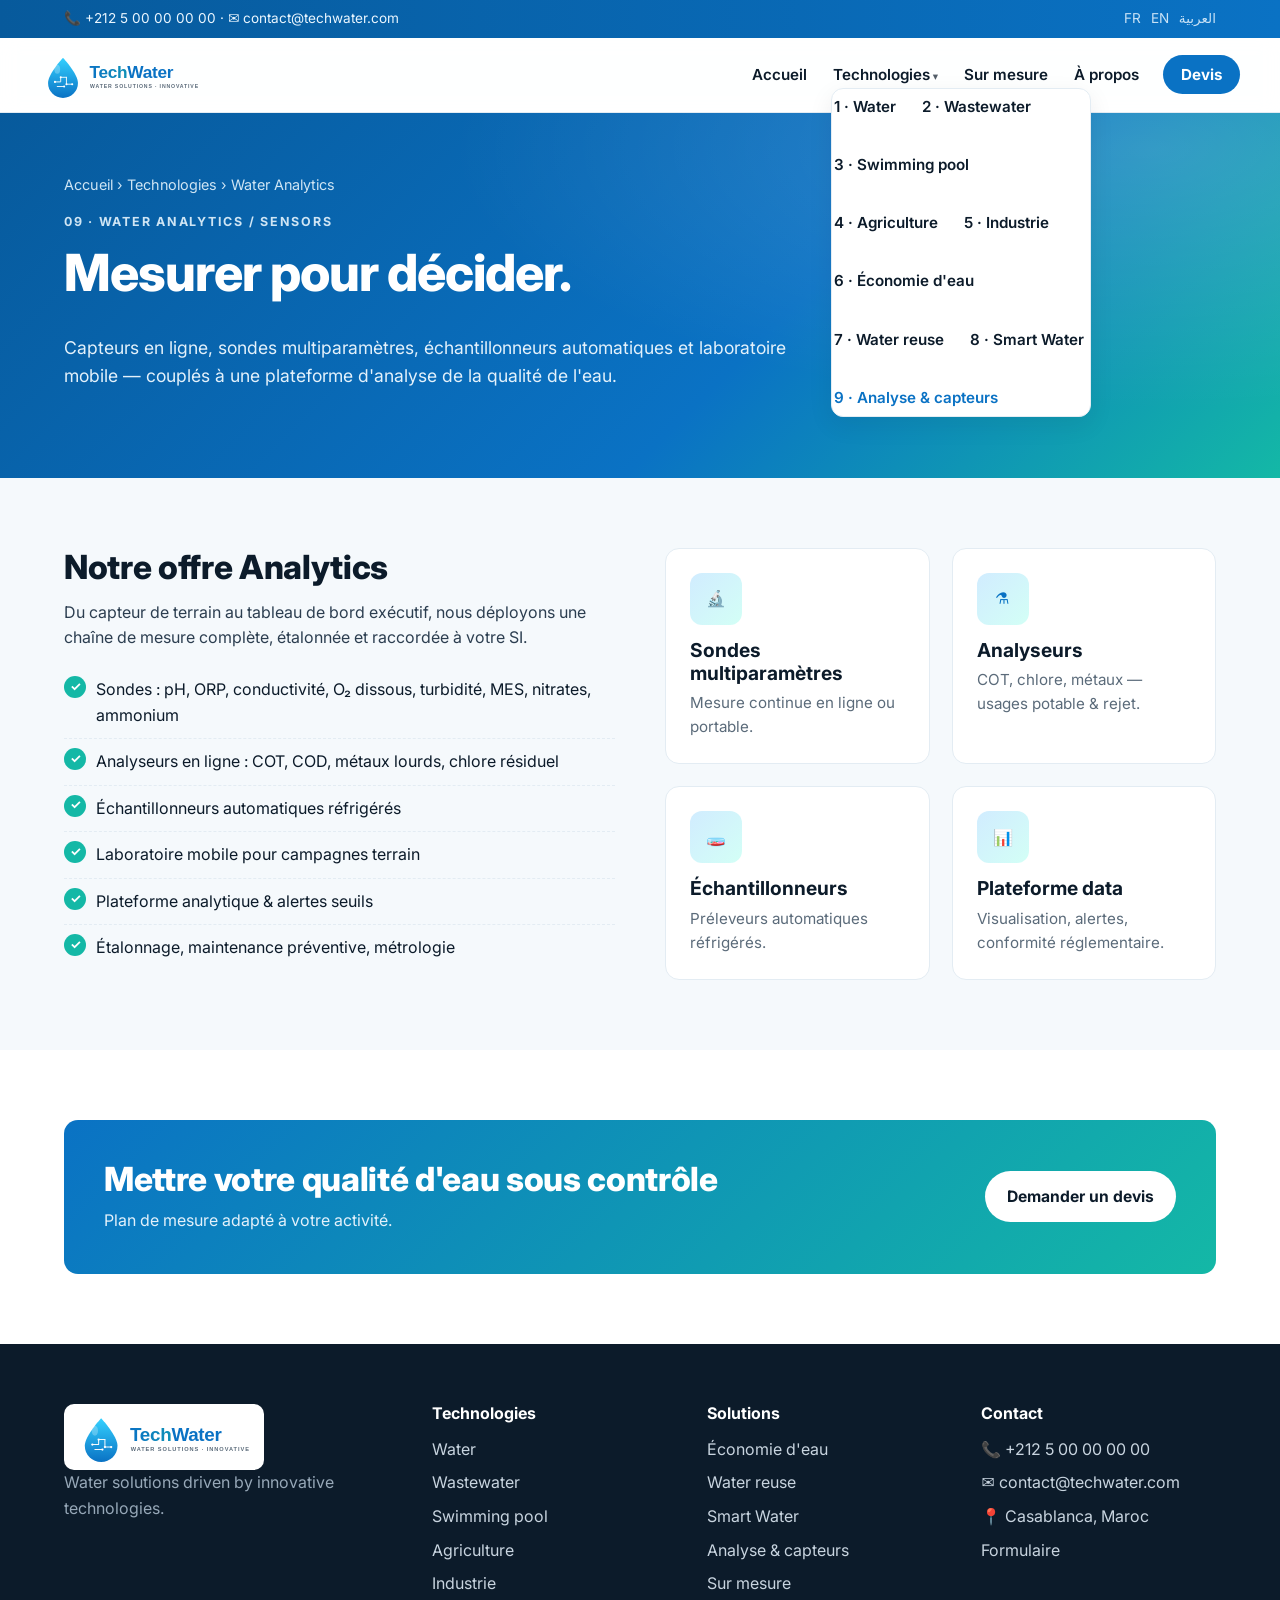
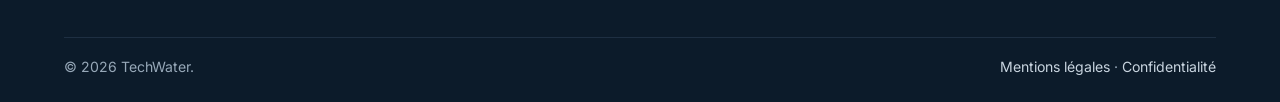
<file: water-analytics.html>
<!DOCTYPE html>
<html lang="fr">
<head>
<meta charset="UTF-8" /><meta name="viewport" content="width=device-width, initial-scale=1" />
<title>Water Analytics — Capteurs &amp; analyse qualité | TechWater</title>
<meta name="description" content="Capteurs IoT, sondes en ligne, laboratoire mobile et plateformes d'analyse de la qualité de l'eau." />
<link rel="icon" type="image/svg+xml" href="assets/img/favicon.svg" />
<link href="https://fonts.googleapis.com/css2?family=Inter:wght@400;500;600;700;800&display=swap" rel="stylesheet" />
<link rel="stylesheet" href="assets/css/style.css" />
</head>
<body>
<div class="topbar"><div class="container"><div>📞 +212 5 00 00 00 00 · ✉️ contact@techwater.com</div><div class="lang"><a href="#">FR</a><a href="#">EN</a><a href="#">العربية</a></div></div></div>
<header class="site-header"><div class="container nav">
  <a href="index.html" class="brand"><img src="assets/img/logo.svg" alt="TechWater" /></a>
  <button class="nav-toggle" aria-label="Menu"><span></span><span></span><span></span></button>
  <ul class="primary">
    <li><a href="index.html">Accueil</a></li>
    <li class="has-sub"><a href="index.html#themes">Technologies</a>
      <ul class="submenu">
        <li><a href="water.html">1 · Water</a></li><li><a href="wastewater.html">2 · Wastewater</a></li>
        <li><a href="swimming-pool.html">3 · Swimming pool</a></li><li><a href="agriculture.html">4 · Agriculture</a></li>
        <li><a href="industrie.html">5 · Industrie</a></li><li><a href="economie-eau.html">6 · Économie d'eau</a></li>
        <li><a href="water-reuse.html">7 · Water reuse</a></li><li><a href="water-connect.html">8 · Smart Water</a></li>
        <li><a href="water-analytics.html">9 · Analyse & capteurs</a></li>
      </ul></li>
    <li><a href="solutions-sur-mesure.html">Sur mesure</a></li>
    <li><a href="about.html">À propos</a></li>
    <li><a href="contact.html" class="nav-cta">Devis</a></li>
  </ul>
</div></header>

<section class="page-hero"><div class="container">
  <div class="breadcrumb"><a href="index.html">Accueil</a> › <a href="index.html#themes">Technologies</a> › Water Analytics</div>
  <span class="eyebrow" style="color:#cfe5f4">09 · Water Analytics / Sensors</span>
  <h1>Mesurer pour décider.</h1>
  <p>Capteurs en ligne, sondes multiparamètres, échantillonneurs automatiques et laboratoire mobile — couplés à une plateforme d'analyse de la qualité de l'eau.</p>
</div></section>

<section class="section"><div class="container">
  <div style="display:grid;gap:50px;grid-template-columns:1fr 1fr;align-items:start">
    <div>
      <h2 style="text-align:left">Notre offre Analytics</h2>
      <p>Du capteur de terrain au tableau de bord exécutif, nous déployons une chaîne de mesure complète, étalonnée et raccordée à votre SI.</p>
      <ul class="checks">
        <li>Sondes : pH, ORP, conductivité, O₂ dissous, turbidité, MES, nitrates, ammonium</li>
        <li>Analyseurs en ligne : COT, COD, métaux lourds, chlore résiduel</li>
        <li>Échantillonneurs automatiques réfrigérés</li>
        <li>Laboratoire mobile pour campagnes terrain</li>
        <li>Plateforme analytique &amp; alertes seuils</li>
        <li>Étalonnage, maintenance préventive, métrologie</li>
      </ul>
    </div>
    <div class="products">
      <div class="product"><div class="icon">🔬</div><h3>Sondes multiparamètres</h3><p>Mesure continue en ligne ou portable.</p></div>
      <div class="product"><div class="icon">⚗️</div><h3>Analyseurs</h3><p>COT, chlore, métaux — usages potable &amp; rejet.</p></div>
      <div class="product"><div class="icon">🧫</div><h3>Échantillonneurs</h3><p>Préleveurs automatiques réfrigérés.</p></div>
      <div class="product"><div class="icon">📊</div><h3>Plateforme data</h3><p>Visualisation, alertes, conformité réglementaire.</p></div>
    </div>
  </div>
</div></section>

<section class="section alt"><div class="container">
  <div class="cta-band"><div><h2>Mettre votre qualité d'eau sous contrôle</h2><p>Plan de mesure adapté à votre activité.</p></div><a href="contact.html" class="btn btn-light">Demander un devis</a></div>
</div></section>

<footer><div class="container">
  <div class="footer-grid">
    <div class="footer-brand"><img src="assets/img/logo.svg" alt="TechWater" /><p>Water solutions driven by innovative technologies.</p></div>
    <div><h4>Technologies</h4><ul><li><a href="water.html">Water</a></li><li><a href="wastewater.html">Wastewater</a></li><li><a href="swimming-pool.html">Swimming pool</a></li><li><a href="agriculture.html">Agriculture</a></li><li><a href="industrie.html">Industrie</a></li></ul></div>
    <div><h4>Solutions</h4><ul><li><a href="economie-eau.html">Économie d'eau</a></li><li><a href="water-reuse.html">Water reuse</a></li><li><a href="water-connect.html">Smart Water</a></li><li><a href="water-analytics.html">Analyse & capteurs</a></li><li><a href="solutions-sur-mesure.html">Sur mesure</a></li></ul></div>
    <div><h4>Contact</h4><ul><li>📞 +212 5 00 00 00 00</li><li>✉️ contact@techwater.com</li><li>📍 Casablanca, Maroc</li><li><a href="contact.html">Formulaire</a></li></ul></div>
  </div>
  <div class="footer-bottom"><div>© <span id="y"></span> TechWater.</div><div><a href="#">Mentions légales</a> · <a href="#">Confidentialité</a></div></div>
</div></footer>
<script>document.getElementById('y').textContent = new Date().getFullYear();</script>
<script src="assets/js/main.js"></script>
</body></html>
</file>
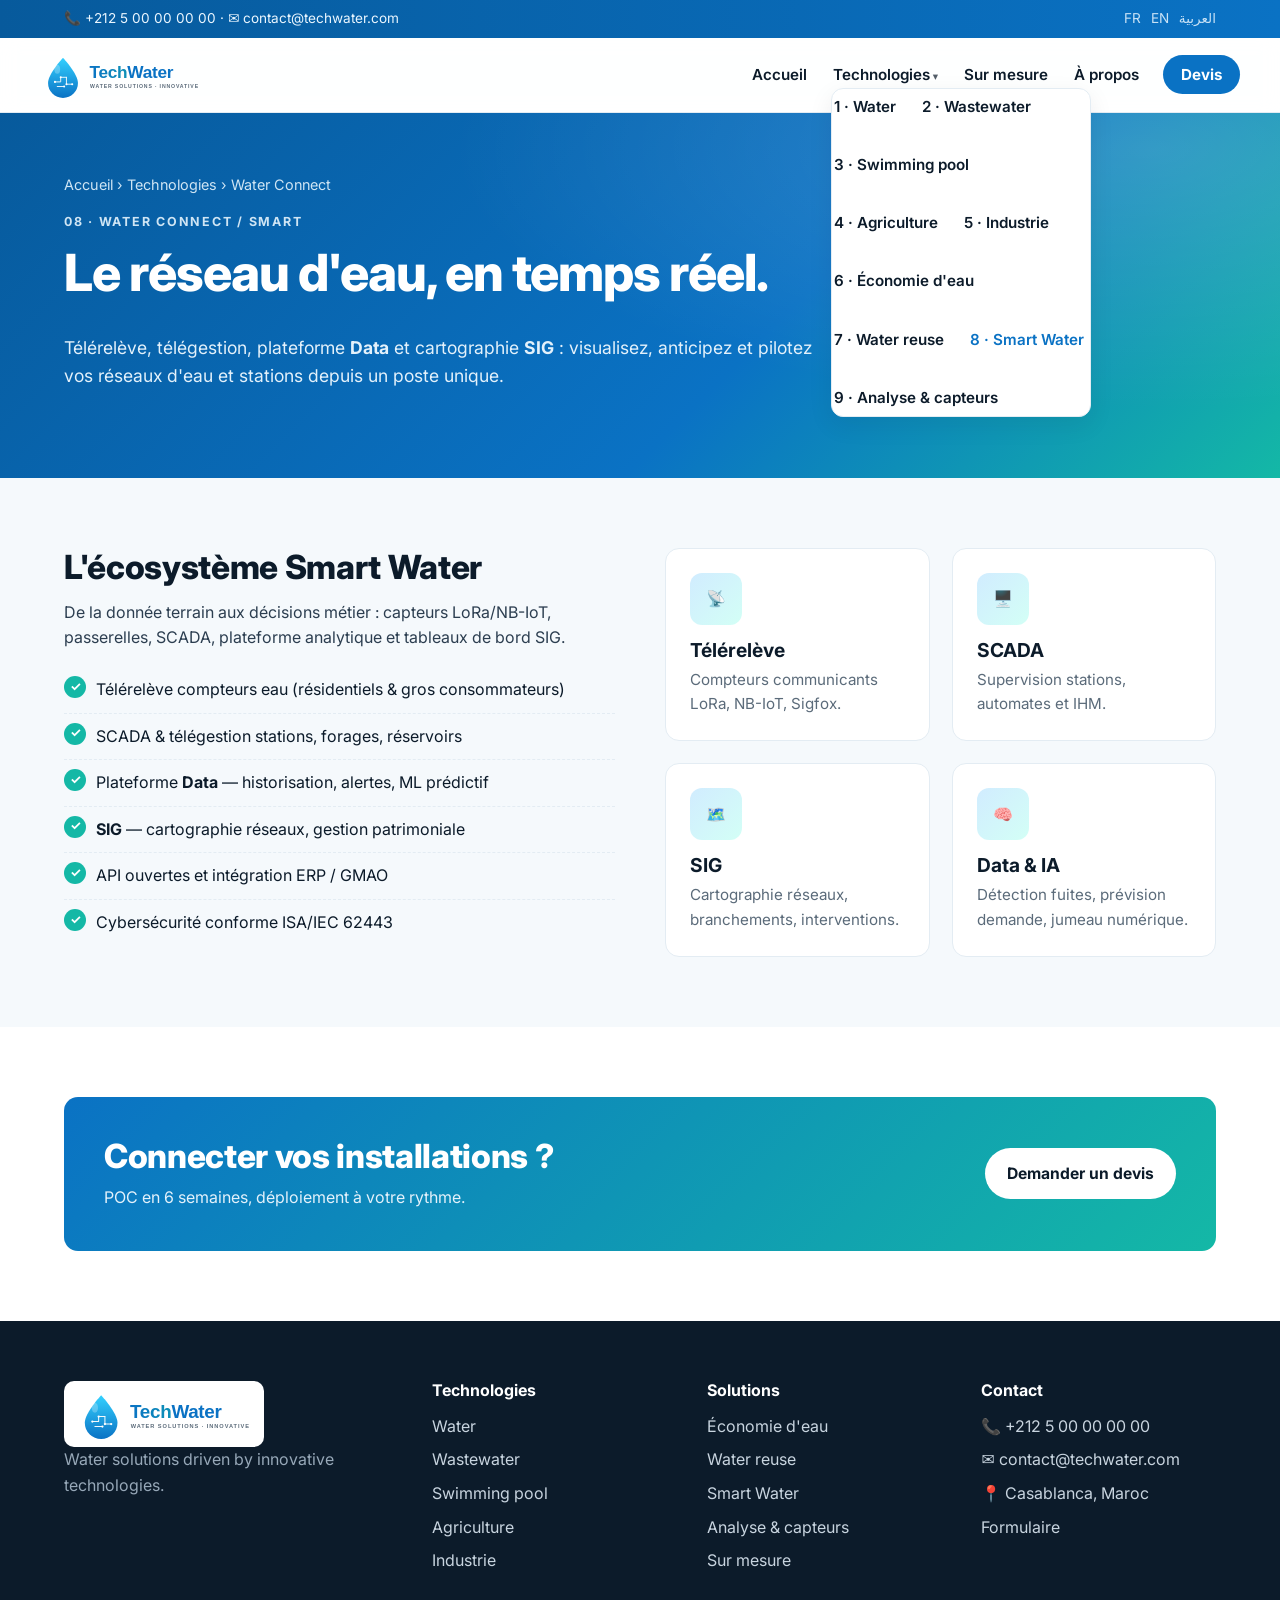
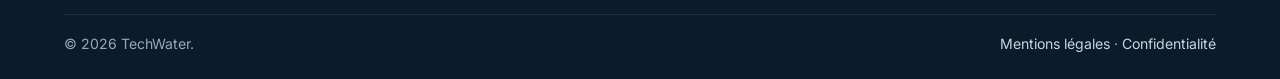
<file: water-connect.html>
<!DOCTYPE html>
<html lang="fr">
<head>
<meta charset="UTF-8" /><meta name="viewport" content="width=device-width, initial-scale=1" />
<title>Water Connect — Smart Water, Data &amp; SIG | TechWater</title>
<meta name="description" content="Télérelève, pilotage à distance, jumeau numérique, cartographie SIG des réseaux d'eau." />
<link rel="icon" type="image/svg+xml" href="assets/img/favicon.svg" />
<link href="https://fonts.googleapis.com/css2?family=Inter:wght@400;500;600;700;800&display=swap" rel="stylesheet" />
<link rel="stylesheet" href="assets/css/style.css" />
</head>
<body>
<div class="topbar"><div class="container"><div>📞 +212 5 00 00 00 00 · ✉️ contact@techwater.com</div><div class="lang"><a href="#">FR</a><a href="#">EN</a><a href="#">العربية</a></div></div></div>
<header class="site-header"><div class="container nav">
  <a href="index.html" class="brand"><img src="assets/img/logo.svg" alt="TechWater" /></a>
  <button class="nav-toggle" aria-label="Menu"><span></span><span></span><span></span></button>
  <ul class="primary">
    <li><a href="index.html">Accueil</a></li>
    <li class="has-sub"><a href="index.html#themes">Technologies</a>
      <ul class="submenu">
        <li><a href="water.html">1 · Water</a></li><li><a href="wastewater.html">2 · Wastewater</a></li>
        <li><a href="swimming-pool.html">3 · Swimming pool</a></li><li><a href="agriculture.html">4 · Agriculture</a></li>
        <li><a href="industrie.html">5 · Industrie</a></li><li><a href="economie-eau.html">6 · Économie d'eau</a></li>
        <li><a href="water-reuse.html">7 · Water reuse</a></li><li><a href="water-connect.html">8 · Smart Water</a></li>
        <li><a href="water-analytics.html">9 · Analyse & capteurs</a></li>
      </ul></li>
    <li><a href="solutions-sur-mesure.html">Sur mesure</a></li>
    <li><a href="about.html">À propos</a></li>
    <li><a href="contact.html" class="nav-cta">Devis</a></li>
  </ul>
</div></header>

<section class="page-hero"><div class="container">
  <div class="breadcrumb"><a href="index.html">Accueil</a> › <a href="index.html#themes">Technologies</a> › Water Connect</div>
  <span class="eyebrow" style="color:#cfe5f4">08 · Water Connect / Smart</span>
  <h1>Le réseau d'eau, en temps réel.</h1>
  <p>Télérelève, télégestion, plateforme <strong>Data</strong> et cartographie <strong>SIG</strong> : visualisez, anticipez et pilotez vos réseaux d'eau et stations depuis un poste unique.</p>
</div></section>

<section class="section"><div class="container">
  <div style="display:grid;gap:50px;grid-template-columns:1fr 1fr;align-items:start">
    <div>
      <h2 style="text-align:left">L'écosystème Smart Water</h2>
      <p>De la donnée terrain aux décisions métier : capteurs LoRa/NB-IoT, passerelles, SCADA, plateforme analytique et tableaux de bord SIG.</p>
      <ul class="checks">
        <li>Télérelève compteurs eau (résidentiels &amp; gros consommateurs)</li>
        <li>SCADA &amp; télégestion stations, forages, réservoirs</li>
        <li>Plateforme <strong>Data</strong> — historisation, alertes, ML prédictif</li>
        <li><strong>SIG</strong> — cartographie réseaux, gestion patrimoniale</li>
        <li>API ouvertes et intégration ERP / GMAO</li>
        <li>Cybersécurité conforme ISA/IEC 62443</li>
      </ul>
    </div>
    <div class="products">
      <div class="product"><div class="icon">📡</div><h3>Télérelève</h3><p>Compteurs communicants LoRa, NB-IoT, Sigfox.</p></div>
      <div class="product"><div class="icon">🖥️</div><h3>SCADA</h3><p>Supervision stations, automates et IHM.</p></div>
      <div class="product"><div class="icon">🗺️</div><h3>SIG</h3><p>Cartographie réseaux, branchements, interventions.</p></div>
      <div class="product"><div class="icon">🧠</div><h3>Data &amp; IA</h3><p>Détection fuites, prévision demande, jumeau numérique.</p></div>
    </div>
  </div>
</div></section>

<section class="section alt"><div class="container">
  <div class="cta-band"><div><h2>Connecter vos installations ?</h2><p>POC en 6 semaines, déploiement à votre rythme.</p></div><a href="contact.html" class="btn btn-light">Demander un devis</a></div>
</div></section>

<footer><div class="container">
  <div class="footer-grid">
    <div class="footer-brand"><img src="assets/img/logo.svg" alt="TechWater" /><p>Water solutions driven by innovative technologies.</p></div>
    <div><h4>Technologies</h4><ul><li><a href="water.html">Water</a></li><li><a href="wastewater.html">Wastewater</a></li><li><a href="swimming-pool.html">Swimming pool</a></li><li><a href="agriculture.html">Agriculture</a></li><li><a href="industrie.html">Industrie</a></li></ul></div>
    <div><h4>Solutions</h4><ul><li><a href="economie-eau.html">Économie d'eau</a></li><li><a href="water-reuse.html">Water reuse</a></li><li><a href="water-connect.html">Smart Water</a></li><li><a href="water-analytics.html">Analyse & capteurs</a></li><li><a href="solutions-sur-mesure.html">Sur mesure</a></li></ul></div>
    <div><h4>Contact</h4><ul><li>📞 +212 5 00 00 00 00</li><li>✉️ contact@techwater.com</li><li>📍 Casablanca, Maroc</li><li><a href="contact.html">Formulaire</a></li></ul></div>
  </div>
  <div class="footer-bottom"><div>© <span id="y"></span> TechWater.</div><div><a href="#">Mentions légales</a> · <a href="#">Confidentialité</a></div></div>
</div></footer>
<script>document.getElementById('y').textContent = new Date().getFullYear();</script>
<script src="assets/js/main.js"></script>
</body></html>
</file>
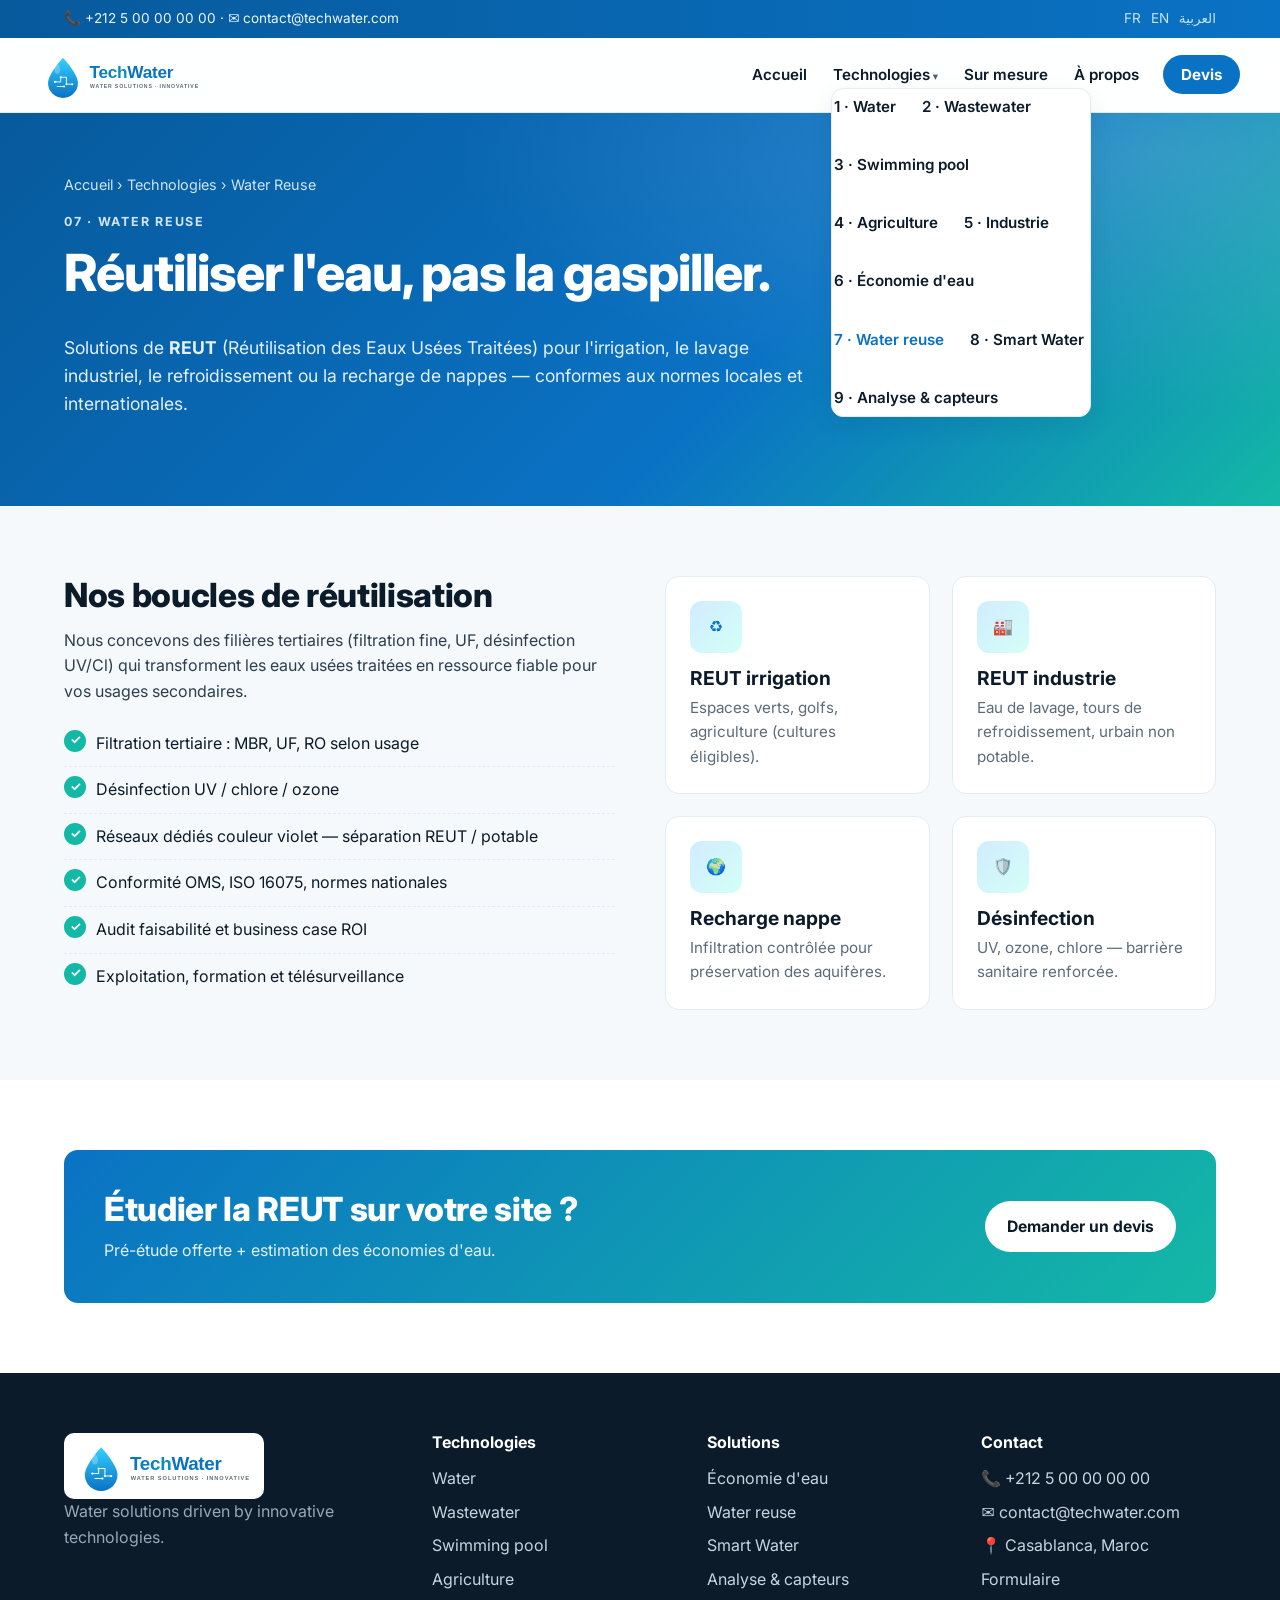
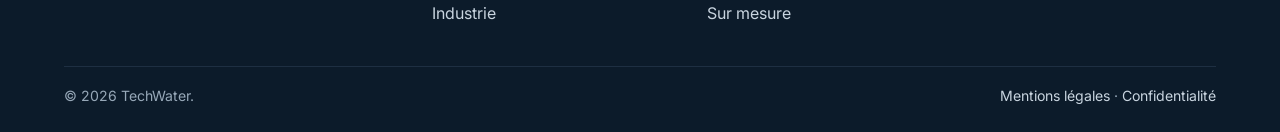
<file: water-reuse.html>
<!DOCTYPE html>
<html lang="fr">
<head>
<meta charset="UTF-8" /><meta name="viewport" content="width=device-width, initial-scale=1" />
<title>Water Reuse — Réutilisation de l'eau | TechWater</title>
<meta name="description" content="REUT pour irrigation, refroidissement et nettoyage industriel — boucles fermées et circuits courts." />
<link rel="icon" type="image/svg+xml" href="assets/img/favicon.svg" />
<link href="https://fonts.googleapis.com/css2?family=Inter:wght@400;500;600;700;800&display=swap" rel="stylesheet" />
<link rel="stylesheet" href="assets/css/style.css" />
</head>
<body>
<div class="topbar"><div class="container"><div>📞 +212 5 00 00 00 00 · ✉️ contact@techwater.com</div><div class="lang"><a href="#">FR</a><a href="#">EN</a><a href="#">العربية</a></div></div></div>
<header class="site-header"><div class="container nav">
  <a href="index.html" class="brand"><img src="assets/img/logo.svg" alt="TechWater" /></a>
  <button class="nav-toggle" aria-label="Menu"><span></span><span></span><span></span></button>
  <ul class="primary">
    <li><a href="index.html">Accueil</a></li>
    <li class="has-sub"><a href="index.html#themes">Technologies</a>
      <ul class="submenu">
        <li><a href="water.html">1 · Water</a></li><li><a href="wastewater.html">2 · Wastewater</a></li>
        <li><a href="swimming-pool.html">3 · Swimming pool</a></li><li><a href="agriculture.html">4 · Agriculture</a></li>
        <li><a href="industrie.html">5 · Industrie</a></li><li><a href="economie-eau.html">6 · Économie d'eau</a></li>
        <li><a href="water-reuse.html">7 · Water reuse</a></li><li><a href="water-connect.html">8 · Smart Water</a></li>
        <li><a href="water-analytics.html">9 · Analyse & capteurs</a></li>
      </ul></li>
    <li><a href="solutions-sur-mesure.html">Sur mesure</a></li>
    <li><a href="about.html">À propos</a></li>
    <li><a href="contact.html" class="nav-cta">Devis</a></li>
  </ul>
</div></header>

<section class="page-hero"><div class="container">
  <div class="breadcrumb"><a href="index.html">Accueil</a> › <a href="index.html#themes">Technologies</a> › Water Reuse</div>
  <span class="eyebrow" style="color:#cfe5f4">07 · Water Reuse</span>
  <h1>Réutiliser l'eau, pas la gaspiller.</h1>
  <p>Solutions de <strong>REUT</strong> (Réutilisation des Eaux Usées Traitées) pour l'irrigation, le lavage industriel, le refroidissement ou la recharge de nappes — conformes aux normes locales et internationales.</p>
</div></section>

<section class="section"><div class="container">
  <div style="display:grid;gap:50px;grid-template-columns:1fr 1fr;align-items:start">
    <div>
      <h2 style="text-align:left">Nos boucles de réutilisation</h2>
      <p>Nous concevons des filières tertiaires (filtration fine, UF, désinfection UV/Cl) qui transforment les eaux usées traitées en ressource fiable pour vos usages secondaires.</p>
      <ul class="checks">
        <li>Filtration tertiaire : MBR, UF, RO selon usage</li>
        <li>Désinfection UV / chlore / ozone</li>
        <li>Réseaux dédiés couleur violet — séparation REUT / potable</li>
        <li>Conformité OMS, ISO 16075, normes nationales</li>
        <li>Audit faisabilité et business case ROI</li>
        <li>Exploitation, formation et télésurveillance</li>
      </ul>
    </div>
    <div class="products">
      <div class="product"><div class="icon">♻️</div><h3>REUT irrigation</h3><p>Espaces verts, golfs, agriculture (cultures éligibles).</p></div>
      <div class="product"><div class="icon">🏭</div><h3>REUT industrie</h3><p>Eau de lavage, tours de refroidissement, urbain non potable.</p></div>
      <div class="product"><div class="icon">🌍</div><h3>Recharge nappe</h3><p>Infiltration contrôlée pour préservation des aquifères.</p></div>
      <div class="product"><div class="icon">🛡️</div><h3>Désinfection</h3><p>UV, ozone, chlore — barrière sanitaire renforcée.</p></div>
    </div>
  </div>
</div></section>

<section class="section alt"><div class="container">
  <div class="cta-band"><div><h2>Étudier la REUT sur votre site ?</h2><p>Pré-étude offerte + estimation des économies d'eau.</p></div><a href="contact.html" class="btn btn-light">Demander un devis</a></div>
</div></section>

<footer><div class="container">
  <div class="footer-grid">
    <div class="footer-brand"><img src="assets/img/logo.svg" alt="TechWater" /><p>Water solutions driven by innovative technologies.</p></div>
    <div><h4>Technologies</h4><ul><li><a href="water.html">Water</a></li><li><a href="wastewater.html">Wastewater</a></li><li><a href="swimming-pool.html">Swimming pool</a></li><li><a href="agriculture.html">Agriculture</a></li><li><a href="industrie.html">Industrie</a></li></ul></div>
    <div><h4>Solutions</h4><ul><li><a href="economie-eau.html">Économie d'eau</a></li><li><a href="water-reuse.html">Water reuse</a></li><li><a href="water-connect.html">Smart Water</a></li><li><a href="water-analytics.html">Analyse & capteurs</a></li><li><a href="solutions-sur-mesure.html">Sur mesure</a></li></ul></div>
    <div><h4>Contact</h4><ul><li>📞 +212 5 00 00 00 00</li><li>✉️ contact@techwater.com</li><li>📍 Casablanca, Maroc</li><li><a href="contact.html">Formulaire</a></li></ul></div>
  </div>
  <div class="footer-bottom"><div>© <span id="y"></span> TechWater.</div><div><a href="#">Mentions légales</a> · <a href="#">Confidentialité</a></div></div>
</div></footer>
<script>document.getElementById('y').textContent = new Date().getFullYear();</script>
<script src="assets/js/main.js"></script>
</body></html>
</file>
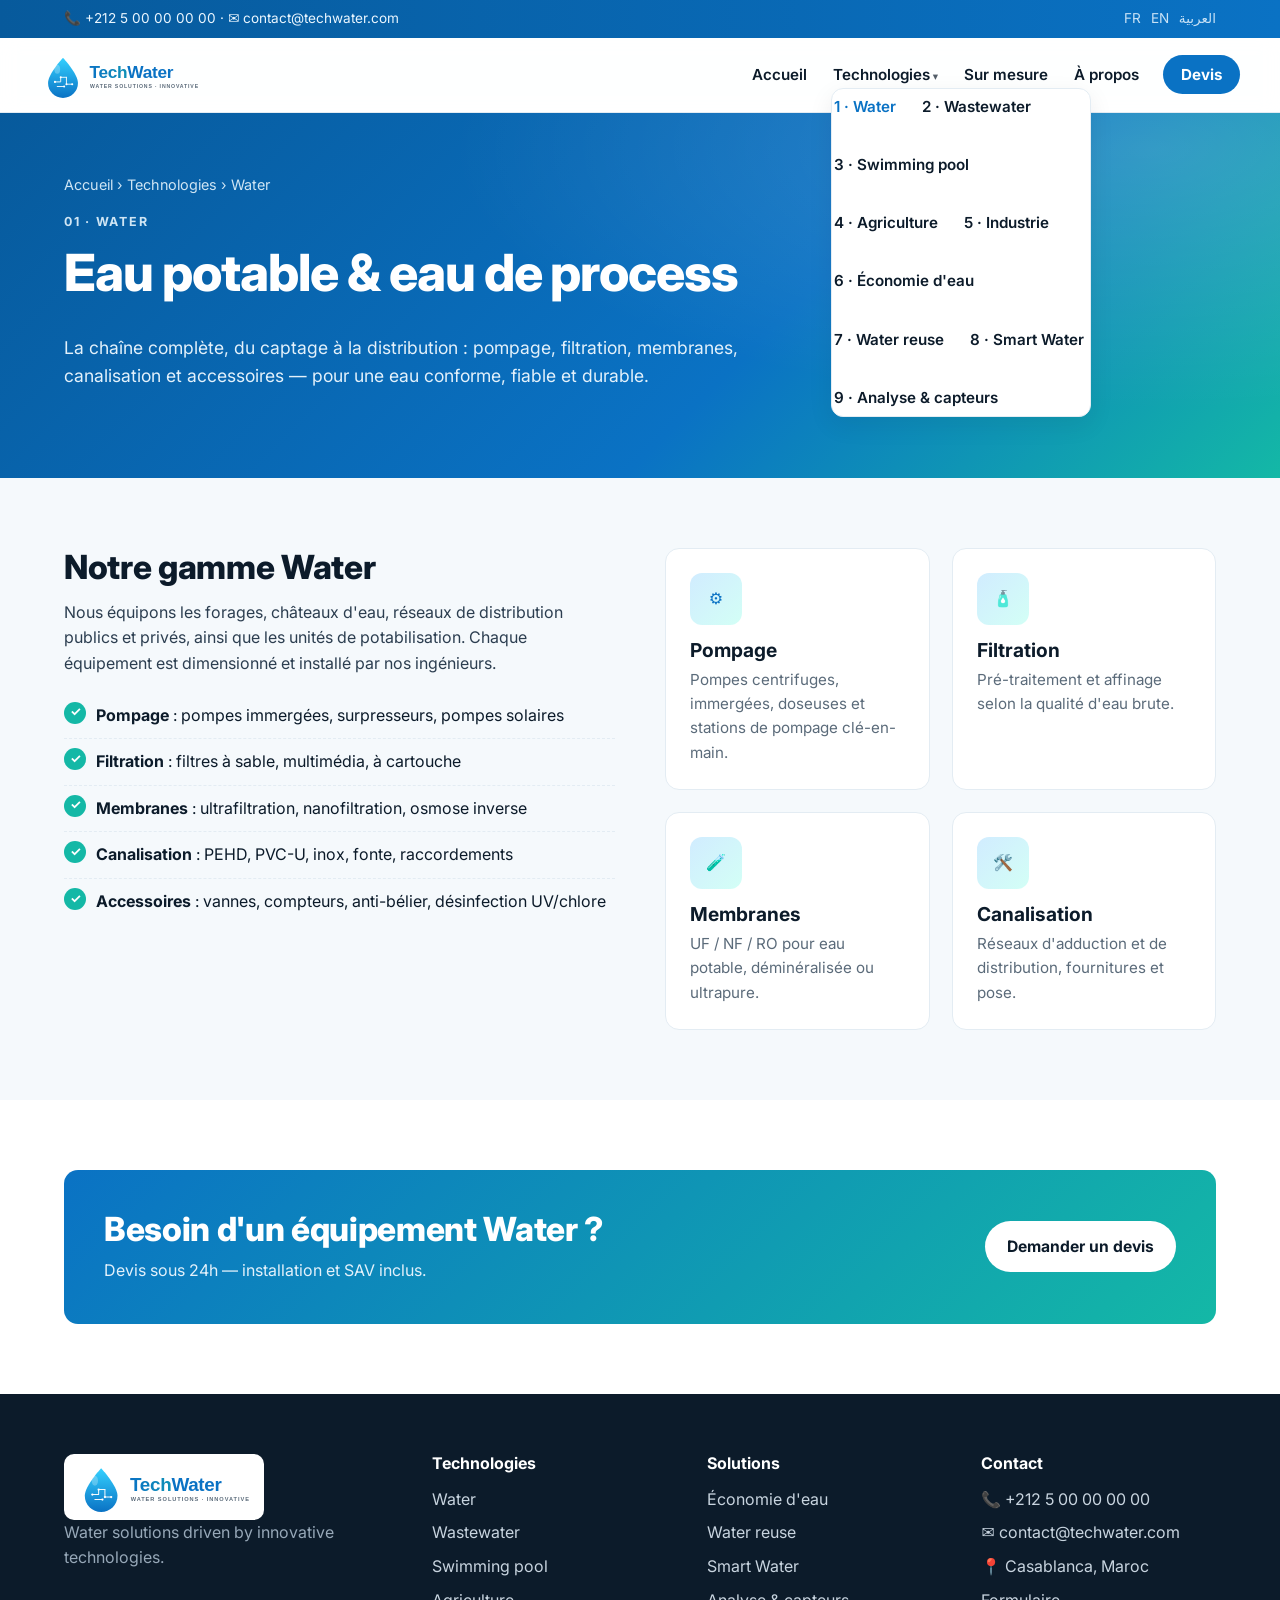
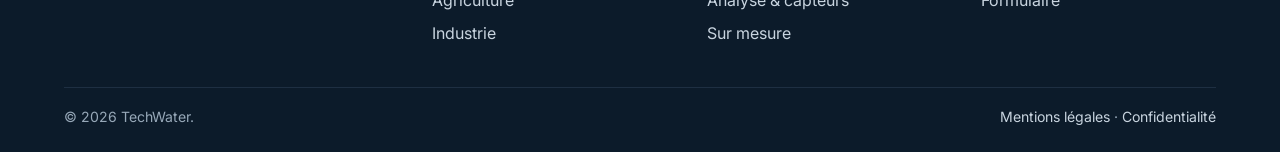
<file: water.html>
<!DOCTYPE html>
<html lang="fr">
<head>
<meta charset="UTF-8" /><meta name="viewport" content="width=device-width, initial-scale=1" />
<title>Water — Eau potable & process | TechWater</title>
<meta name="description" content="Pompage, filtration, membranes, canalisation et accessoires : la chaîne complète pour produire et distribuer de l'eau de qualité." />
<link rel="icon" type="image/svg+xml" href="assets/img/favicon.svg" />
<link href="https://fonts.googleapis.com/css2?family=Inter:wght@400;500;600;700;800&display=swap" rel="stylesheet" />
<link rel="stylesheet" href="assets/css/style.css" />
</head>
<body>
<div class="topbar"><div class="container"><div>📞 +212 5 00 00 00 00 · ✉️ contact@techwater.com</div><div class="lang"><a href="#">FR</a><a href="#">EN</a><a href="#">العربية</a></div></div></div>
<header class="site-header"><div class="container nav">
  <a href="index.html" class="brand"><img src="assets/img/logo.svg" alt="TechWater" /></a>
  <button class="nav-toggle" aria-label="Menu"><span></span><span></span><span></span></button>
  <ul class="primary">
    <li><a href="index.html">Accueil</a></li>
    <li class="has-sub"><a href="index.html#themes">Technologies</a>
      <ul class="submenu">
        <li><a href="water.html">1 · Water</a></li>
        <li><a href="wastewater.html">2 · Wastewater</a></li>
        <li><a href="swimming-pool.html">3 · Swimming pool</a></li>
        <li><a href="agriculture.html">4 · Agriculture</a></li>
        <li><a href="industrie.html">5 · Industrie</a></li>
        <li><a href="economie-eau.html">6 · Économie d'eau</a></li>
        <li><a href="water-reuse.html">7 · Water reuse</a></li>
        <li><a href="water-connect.html">8 · Smart Water</a></li>
        <li><a href="water-analytics.html">9 · Analyse & capteurs</a></li>
      </ul></li>
    <li><a href="solutions-sur-mesure.html">Sur mesure</a></li>
    <li><a href="about.html">À propos</a></li>
    <li><a href="contact.html" class="nav-cta">Devis</a></li>
  </ul>
</div></header>

<section class="page-hero"><div class="container">
  <div class="breadcrumb"><a href="index.html">Accueil</a> › <a href="index.html#themes">Technologies</a> › Water</div>
  <span class="eyebrow" style="color:#cfe5f4">01 · Water</span>
  <h1>Eau potable &amp; eau de process</h1>
  <p>La chaîne complète, du captage à la distribution : pompage, filtration, membranes, canalisation et accessoires — pour une eau conforme, fiable et durable.</p>
</div></section>

<section class="section">
  <div class="container">
    <div style="display:grid;gap:50px;grid-template-columns:1fr 1fr;align-items:start" class="two-col">
      <div>
        <h2 style="text-align:left">Notre gamme Water</h2>
        <p>Nous équipons les forages, châteaux d'eau, réseaux de distribution publics et privés, ainsi que les unités de potabilisation. Chaque équipement est dimensionné et installé par nos ingénieurs.</p>
        <ul class="checks">
          <li><strong>Pompage</strong> : pompes immergées, surpresseurs, pompes solaires</li>
          <li><strong>Filtration</strong> : filtres à sable, multimédia, à cartouche</li>
          <li><strong>Membranes</strong> : ultrafiltration, nanofiltration, osmose inverse</li>
          <li><strong>Canalisation</strong> : PEHD, PVC-U, inox, fonte, raccordements</li>
          <li><strong>Accessoires</strong> : vannes, compteurs, anti-bélier, désinfection UV/chlore</li>
        </ul>
      </div>
      <div class="products">
        <div class="product"><div class="icon">⚙️</div><h3>Pompage</h3><p>Pompes centrifuges, immergées, doseuses et stations de pompage clé-en-main.</p></div>
        <div class="product"><div class="icon">🧴</div><h3>Filtration</h3><p>Pré-traitement et affinage selon la qualité d'eau brute.</p></div>
        <div class="product"><div class="icon">🧪</div><h3>Membranes</h3><p>UF / NF / RO pour eau potable, déminéralisée ou ultrapure.</p></div>
        <div class="product"><div class="icon">🛠️</div><h3>Canalisation</h3><p>Réseaux d'adduction et de distribution, fournitures et pose.</p></div>
      </div>
    </div>
  </div>
</section>

<section class="section alt"><div class="container">
  <div class="cta-band">
    <div><h2>Besoin d'un équipement Water ?</h2><p>Devis sous 24h — installation et SAV inclus.</p></div>
    <a href="contact.html" class="btn btn-light">Demander un devis</a>
  </div>
</div></section>

<footer><div class="container">
  <div class="footer-grid">
    <div class="footer-brand"><img src="assets/img/logo.svg" alt="TechWater" /><p>Water solutions driven by innovative technologies.</p></div>
    <div><h4>Technologies</h4><ul><li><a href="water.html">Water</a></li><li><a href="wastewater.html">Wastewater</a></li><li><a href="swimming-pool.html">Swimming pool</a></li><li><a href="agriculture.html">Agriculture</a></li><li><a href="industrie.html">Industrie</a></li></ul></div>
    <div><h4>Solutions</h4><ul><li><a href="economie-eau.html">Économie d'eau</a></li><li><a href="water-reuse.html">Water reuse</a></li><li><a href="water-connect.html">Smart Water</a></li><li><a href="water-analytics.html">Analyse & capteurs</a></li><li><a href="solutions-sur-mesure.html">Sur mesure</a></li></ul></div>
    <div><h4>Contact</h4><ul><li>📞 +212 5 00 00 00 00</li><li>✉️ contact@techwater.com</li><li>📍 Casablanca, Maroc</li><li><a href="contact.html">Formulaire</a></li></ul></div>
  </div>
  <div class="footer-bottom"><div>© <span id="y"></span> TechWater.</div><div><a href="#">Mentions légales</a> · <a href="#">Confidentialité</a></div></div>
</div></footer>
<script>document.getElementById('y').textContent = new Date().getFullYear();</script>
<script src="assets/js/main.js"></script>
</body></html>
</file>
<file: assets/css/style.css>
/* TechWater — Water solutions driven by innovative technologies */
:root {
  --c-primary: #0a72c4;
  --c-primary-dark: #075a9c;
  --c-accent: #14b8a6;
  --c-cyan: #34d1ff;
  --c-ink: #0c1b2a;
  --c-muted: #5b6b7a;
  --c-bg: #f5f9fc;
  --c-card: #ffffff;
  --c-border: #e3ecf3;
  --c-white-friday: #f43f5e;
  --c-white-friday-dark: #be123c;
  --shadow-sm: 0 1px 2px rgba(12,27,42,0.05);
  --shadow-md: 0 8px 24px rgba(12,27,42,0.08);
  --shadow-lg: 0 20px 50px rgba(12,27,42,0.12);
  --radius: 14px;
  --container: 1200px;
}

* { box-sizing: border-box; }
html { scroll-behavior: smooth; }
body {
  margin: 0;
  font-family: 'Inter', 'Segoe UI', system-ui, -apple-system, Arial, sans-serif;
  color: var(--c-ink);
  background: var(--c-bg);
  line-height: 1.6;
  -webkit-font-smoothing: antialiased;
}
img, svg { max-width: 100%; display: block; }
a { color: var(--c-primary); text-decoration: none; }
a:hover { color: var(--c-primary-dark); }
h1, h2, h3, h4 { color: var(--c-ink); line-height: 1.2; margin: 0 0 .6em; }
h1 { font-size: clamp(2rem, 4vw, 3.2rem); font-weight: 800; letter-spacing: -0.02em; }
h2 { font-size: clamp(1.6rem, 2.6vw, 2.2rem); font-weight: 800; letter-spacing: -0.01em; }
h3 { font-size: 1.2rem; font-weight: 700; }
p { margin: 0 0 1em; color: #2c3e50; }
.container { max-width: var(--container); margin: 0 auto; padding: 0 24px; }

/* ====== TOP BAR ====== */
.topbar {
  background: linear-gradient(90deg, var(--c-primary-dark), var(--c-primary));
  color: #eaf6ff;
  font-size: .85rem;
  padding: 8px 0;
}
.topbar .container { display: flex; justify-content: space-between; gap: 16px; flex-wrap: wrap; }
.topbar a { color: #eaf6ff; }
.topbar .lang a { margin-left: 10px; opacity: .85; }
.topbar .lang a:hover { opacity: 1; }

/* ====== HEADER / NAV ====== */
.site-header {
  position: sticky; top: 0; z-index: 50;
  background: rgba(255,255,255,0.92);
  backdrop-filter: saturate(160%) blur(10px);
  border-bottom: 1px solid var(--c-border);
}
.nav { display: flex; align-items: center; justify-content: space-between; padding: 14px 0; gap: 20px; }
.brand { display: flex; align-items: center; gap: 12px; }
.brand img { height: 46px; width: auto; }
.nav ul { list-style: none; display: flex; gap: 22px; margin: 0; padding: 0; flex-wrap: wrap; }
.nav ul a {
  color: var(--c-ink); font-weight: 600; font-size: .95rem;
  padding: 6px 2px; border-bottom: 2px solid transparent;
  transition: color .15s, border-color .15s;
}
.nav ul a:hover, .nav ul a.active { color: var(--c-primary); border-bottom-color: var(--c-primary); }
.nav .nav-cta {
  background: var(--c-primary); color: #fff !important; padding: 10px 18px;
  border-radius: 999px; font-weight: 700; border: 0;
}
.nav .nav-cta:hover { background: var(--c-primary-dark); }
.nav-toggle {
  display: none; background: none; border: 0; cursor: pointer; padding: 6px;
}
.nav-toggle span {
  display: block; width: 26px; height: 3px; background: var(--c-ink); margin: 5px 0; border-radius: 2px;
}

/* mega menu dropdown */
.has-sub { position: relative; }
.has-sub > a::after { content: " ▾"; font-size: .7em; opacity: .7; }
.submenu {
  display: none; position: absolute; left: 0; top: 100%;
  background: #fff; border: 1px solid var(--c-border); border-radius: 12px;
  box-shadow: var(--shadow-md);
  min-width: 260px; padding: 10px; list-style: none; margin: 8px 0 0;
}
.has-sub:hover .submenu, .has-sub:focus-within .submenu { display: block; }
.submenu li { display: block; }
.submenu a {
  display: block; padding: 8px 12px; border-radius: 8px; border: 0 !important; font-weight: 500;
}
.submenu a:hover { background: #eff8ff; }

/* ====== WHITE FRIDAY HERO ====== */
.wf-banner {
  background: linear-gradient(135deg, #111827 0%, #1e293b 60%, #be123c 100%);
  color: #fff;
  position: relative;
  overflow: hidden;
}
.wf-banner::before {
  content: ""; position: absolute; inset: 0;
  background: radial-gradient(800px 300px at 20% 0%, rgba(244,63,94,.35), transparent),
              radial-gradient(600px 240px at 90% 100%, rgba(52,209,255,.25), transparent);
}
.wf-inner { position: relative; padding: 70px 0; }
.wf-flag {
  display: inline-flex; align-items: center; gap: 10px;
  background: rgba(255,255,255,.12); padding: 6px 14px; border-radius: 999px;
  font-weight: 700; letter-spacing: .12em; font-size: .8rem; text-transform: uppercase;
  border: 1px solid rgba(255,255,255,.2);
}
.wf-flag .dot { width: 8px; height: 8px; border-radius: 50%; background: #f43f5e; box-shadow: 0 0 0 6px rgba(244,63,94,.25); animation: pulse 1.6s infinite; }
@keyframes pulse { 0%,100% { box-shadow: 0 0 0 0 rgba(244,63,94,.5); } 50% { box-shadow: 0 0 0 10px rgba(244,63,94,0); } }
.wf-inner h1 { color: #fff; font-size: clamp(2.2rem, 5vw, 4rem); margin: 14px 0 10px; }
.wf-inner h1 .accent {
  background: linear-gradient(90deg, #fff, #f43f5e 60%, #fb7185);
  -webkit-background-clip: text; background-clip: text; color: transparent;
}
.wf-inner p.lead { color: #d7e3ee; max-width: 720px; font-size: 1.1rem; }
.wf-meta {
  display: flex; gap: 18px; flex-wrap: wrap; margin-top: 22px;
}
.wf-meta .chip {
  background: rgba(255,255,255,.08); border: 1px solid rgba(255,255,255,.18);
  padding: 10px 16px; border-radius: 12px; font-weight: 600;
}
.wf-meta .chip strong { color: #fb7185; }
.wf-cta {
  display: inline-flex; gap: 12px; flex-wrap: wrap; margin-top: 26px;
}
.btn {
  display: inline-flex; align-items: center; gap: 8px;
  padding: 13px 22px; border-radius: 999px; font-weight: 700;
  border: 0; cursor: pointer; transition: transform .12s ease, box-shadow .12s ease, background .15s;
  font-size: .98rem;
}
.btn-primary { background: var(--c-white-friday); color: #fff; }
.btn-primary:hover { background: var(--c-white-friday-dark); color: #fff; transform: translateY(-1px); }
.btn-light { background: #fff; color: var(--c-ink); }
.btn-light:hover { background: #eaf6ff; color: var(--c-ink); }
.btn-outline { background: transparent; color: #fff; border: 1.5px solid rgba(255,255,255,.5); }
.btn-outline:hover { background: rgba(255,255,255,.12); color: #fff; }
.btn-blue { background: var(--c-primary); color: #fff; }
.btn-blue:hover { background: var(--c-primary-dark); color: #fff; }

/* Countdown */
.countdown { display: flex; gap: 10px; margin-top: 20px; flex-wrap: wrap; }
.countdown .unit {
  background: rgba(255,255,255,.1); border: 1px solid rgba(255,255,255,.18);
  padding: 12px 16px; border-radius: 12px; min-width: 78px; text-align: center;
}
.countdown .num { font-size: 1.6rem; font-weight: 800; color: #fff; }
.countdown .lab { font-size: .72rem; letter-spacing: .12em; color: #cfd8e3; text-transform: uppercase; }

/* ====== STANDARD PAGE HERO ====== */
.page-hero {
  background: linear-gradient(135deg, var(--c-primary-dark), var(--c-primary) 60%, var(--c-accent));
  color: #fff;
  padding: 60px 0 70px;
  position: relative;
  overflow: hidden;
}
.page-hero::after {
  content: ""; position: absolute; inset: 0;
  background: radial-gradient(700px 260px at 90% 10%, rgba(255,255,255,.16), transparent);
}
.page-hero .container { position: relative; }
.page-hero h1 { color: #fff; }
.page-hero p { color: #e3f1fb; max-width: 760px; font-size: 1.1rem; }
.breadcrumb { font-size: .9rem; color: #cfe5f4; margin-bottom: 12px; }
.breadcrumb a { color: #cfe5f4; }
.breadcrumb a:hover { color: #fff; }

/* ====== SECTIONS ====== */
.section { padding: 70px 0; }
.section-tight { padding: 50px 0; }
.section h2 { text-align: center; margin-bottom: 12px; }
.section .sub {
  text-align: center; color: var(--c-muted); max-width: 720px;
  margin: 0 auto 40px; font-size: 1.05rem;
}
.eyebrow {
  display: inline-block; text-transform: uppercase; letter-spacing: .14em;
  font-size: .78rem; font-weight: 700; color: var(--c-primary); margin-bottom: 10px;
}
.section.alt { background: #fff; }

/* ====== THEMES GRID ====== */
.grid-themes {
  display: grid; gap: 22px;
  grid-template-columns: repeat(auto-fit, minmax(260px, 1fr));
}
.theme-card {
  background: var(--c-card); border: 1px solid var(--c-border);
  border-radius: var(--radius); padding: 28px;
  text-decoration: none; color: inherit;
  display: flex; flex-direction: column; gap: 12px;
  transition: transform .15s ease, box-shadow .15s ease, border-color .15s;
  position: relative; overflow: hidden;
}
.theme-card::before {
  content: ""; position: absolute; left: 0; top: 0; bottom: 0; width: 4px;
  background: linear-gradient(180deg, var(--c-cyan), var(--c-primary));
  opacity: .9;
}
.theme-card:hover {
  transform: translateY(-3px); box-shadow: var(--shadow-md);
  border-color: #cfe5f4;
}
.theme-card .num {
  font-size: .8rem; font-weight: 800; color: var(--c-primary);
  letter-spacing: .12em;
}
.theme-card .icon {
  width: 48px; height: 48px; border-radius: 12px;
  background: linear-gradient(135deg, #e1f3ff, #d3fff6);
  display: flex; align-items: center; justify-content: center;
  color: var(--c-primary);
}
.theme-card h3 { margin: 4px 0 0; font-size: 1.15rem; }
.theme-card p { color: var(--c-muted); margin: 0; font-size: .95rem; }
.theme-card .more {
  margin-top: 8px; font-weight: 700; color: var(--c-primary); font-size: .92rem;
}

/* ====== FEATURE / PRODUCT LIST ====== */
.products {
  display: grid; gap: 22px;
  grid-template-columns: repeat(auto-fit, minmax(260px, 1fr));
}
.product {
  background: #fff; border: 1px solid var(--c-border); border-radius: var(--radius);
  padding: 24px; transition: transform .15s, box-shadow .15s;
}
.product:hover { transform: translateY(-3px); box-shadow: var(--shadow-md); }
.product .icon {
  width: 52px; height: 52px; border-radius: 12px; margin-bottom: 14px;
  background: linear-gradient(135deg, #d1ecff, #d3fff6);
  display: flex; align-items: center; justify-content: center; color: var(--c-primary);
}
.product h3 { margin-bottom: 6px; }
.product p { color: var(--c-muted); margin: 0; font-size: .95rem; }

/* Features list with checks */
.checks { list-style: none; padding: 0; margin: 0; }
.checks li {
  position: relative; padding: 10px 0 10px 32px; border-bottom: 1px dashed var(--c-border);
}
.checks li::before {
  content: "✓"; position: absolute; left: 0; top: 9px;
  width: 22px; height: 22px; border-radius: 50%;
  background: var(--c-accent); color: #fff; font-weight: 700;
  display: flex; align-items: center; justify-content: center; font-size: .8rem;
}
.checks li:last-child { border-bottom: 0; }

/* Stats */
.stats {
  display: grid; gap: 18px;
  grid-template-columns: repeat(auto-fit, minmax(200px, 1fr));
  margin-top: 40px;
}
.stat {
  background: #fff; border: 1px solid var(--c-border);
  border-radius: var(--radius); padding: 24px; text-align: center;
}
.stat .v { font-size: 2rem; font-weight: 800; color: var(--c-primary); }
.stat .l { color: var(--c-muted); font-size: .9rem; }

/* ====== CTA ====== */
.cta-band {
  background: linear-gradient(135deg, var(--c-primary), var(--c-accent));
  color: #fff; border-radius: var(--radius);
  padding: 40px; display: flex; gap: 30px; align-items: center; justify-content: space-between;
  flex-wrap: wrap;
}
.cta-band h2 { color: #fff; margin: 0; }
.cta-band p { color: #e3f1fb; margin: 8px 0 0; }

/* ====== FORM ====== */
.form-grid {
  display: grid; gap: 18px;
  grid-template-columns: repeat(2, minmax(0, 1fr));
}
.form-grid .full { grid-column: 1 / -1; }
.field label { display: block; font-weight: 600; margin-bottom: 6px; font-size: .92rem; }
.field input, .field select, .field textarea {
  width: 100%; padding: 12px 14px; border-radius: 10px;
  border: 1px solid var(--c-border); background: #fff; font: inherit; color: var(--c-ink);
}
.field input:focus, .field select:focus, .field textarea:focus {
  outline: 2px solid #bee0fb; border-color: var(--c-primary);
}
.field textarea { min-height: 130px; resize: vertical; }

/* ====== FOOTER ====== */
footer {
  background: #0c1b2a; color: #c8d4df; padding: 60px 0 24px;
}
footer h4 { color: #fff; margin-bottom: 14px; font-size: 1rem; }
footer a { color: #c8d4df; }
footer a:hover { color: #fff; }
.footer-grid {
  display: grid; gap: 40px;
  grid-template-columns: 1.4fr 1fr 1fr 1fr;
}
.footer-grid ul { list-style: none; padding: 0; margin: 0; display: grid; gap: 8px; }
.footer-brand p { color: #97a8b8; max-width: 360px; }
.footer-brand img { background: #fff; padding: 8px 12px; border-radius: 10px; width: 200px; }
.footer-bottom {
  margin-top: 40px; padding-top: 18px; border-top: 1px solid #1e2f42;
  display: flex; justify-content: space-between; gap: 14px; flex-wrap: wrap;
  color: #97a8b8; font-size: .88rem;
}

/* ====== RESPONSIVE ====== */
@media (max-width: 900px) {
  .nav ul {
    display: none; position: absolute; top: 100%; left: 0; right: 0;
    background: #fff; padding: 16px 24px; border-bottom: 1px solid var(--c-border);
    flex-direction: column; gap: 14px;
  }
  .nav ul.open { display: flex; }
  .submenu { position: static; box-shadow: none; border: 0; padding: 6px 0 0; }
  .nav-toggle { display: block; }
  .footer-grid { grid-template-columns: 1fr 1fr; }
  .form-grid { grid-template-columns: 1fr; }
}
@media (max-width: 520px) {
  .footer-grid { grid-template-columns: 1fr; }
  .wf-inner { padding: 50px 0; }
}
</file>
